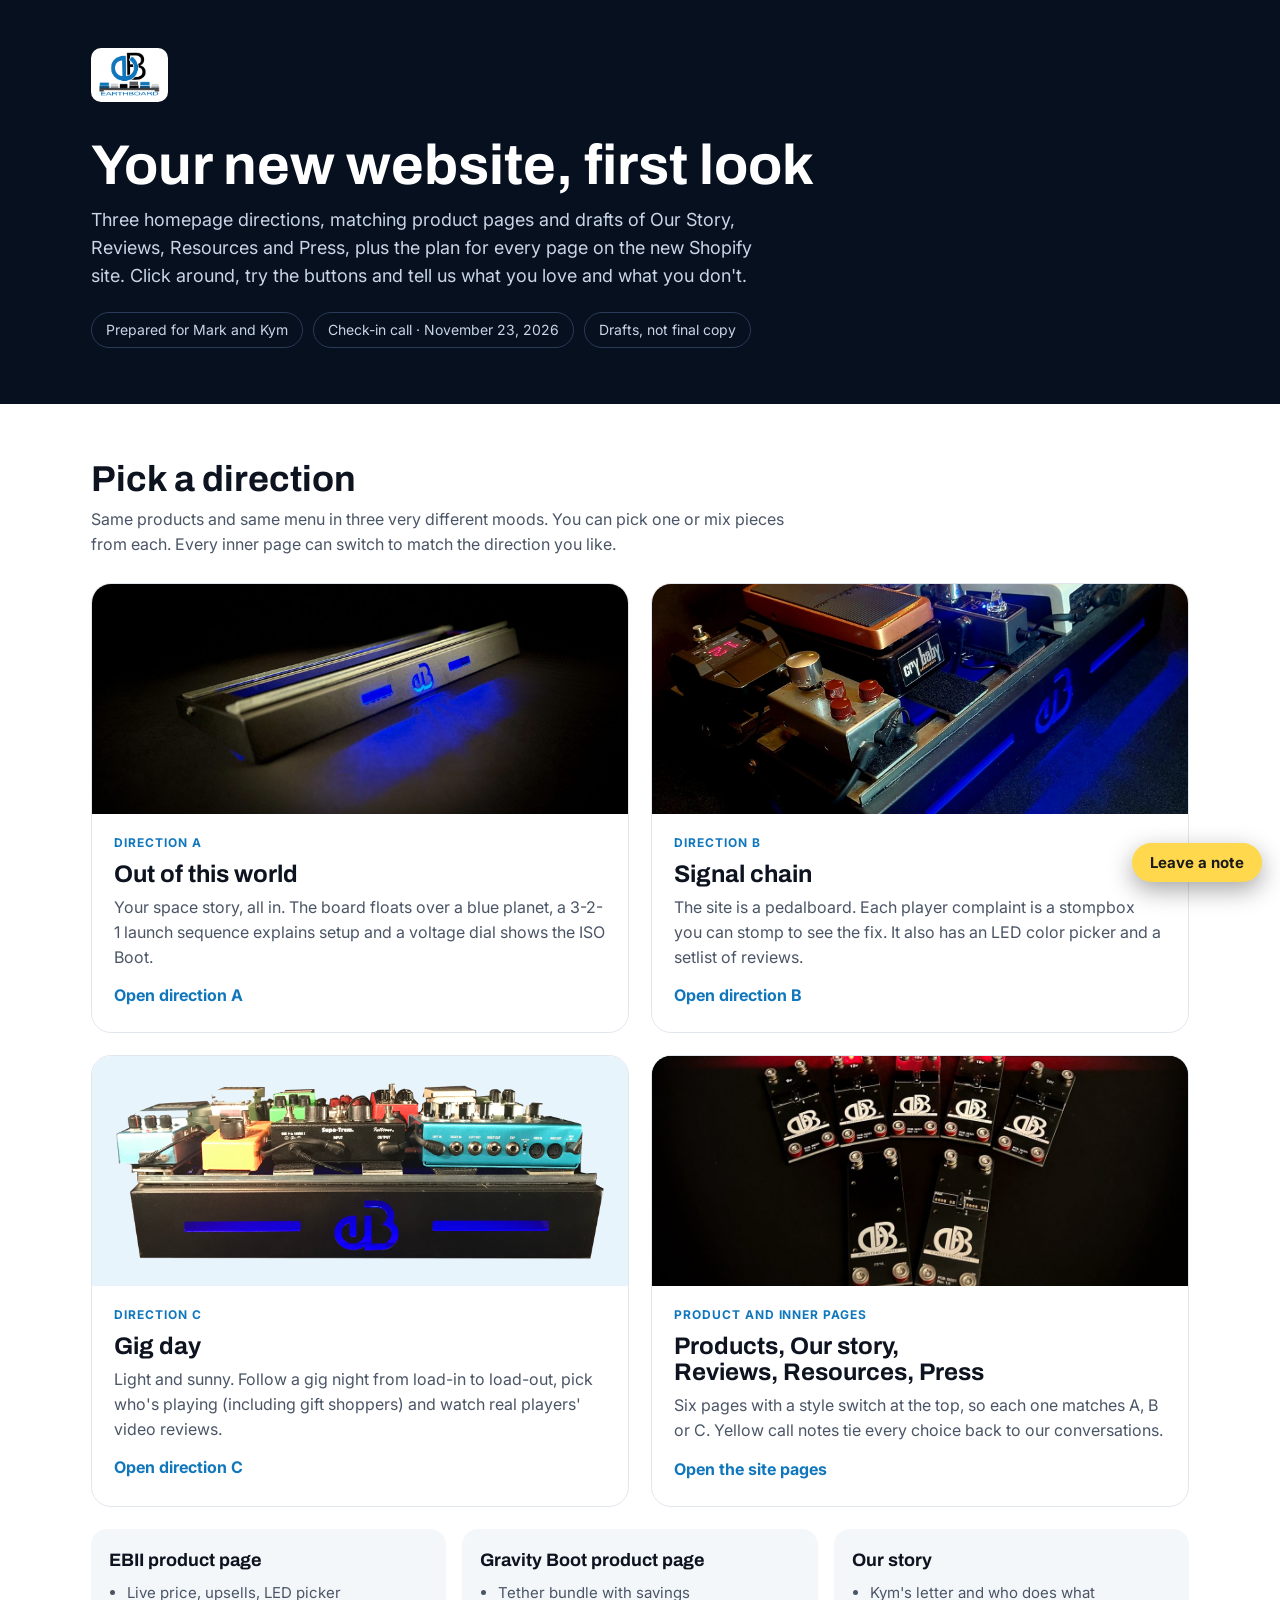
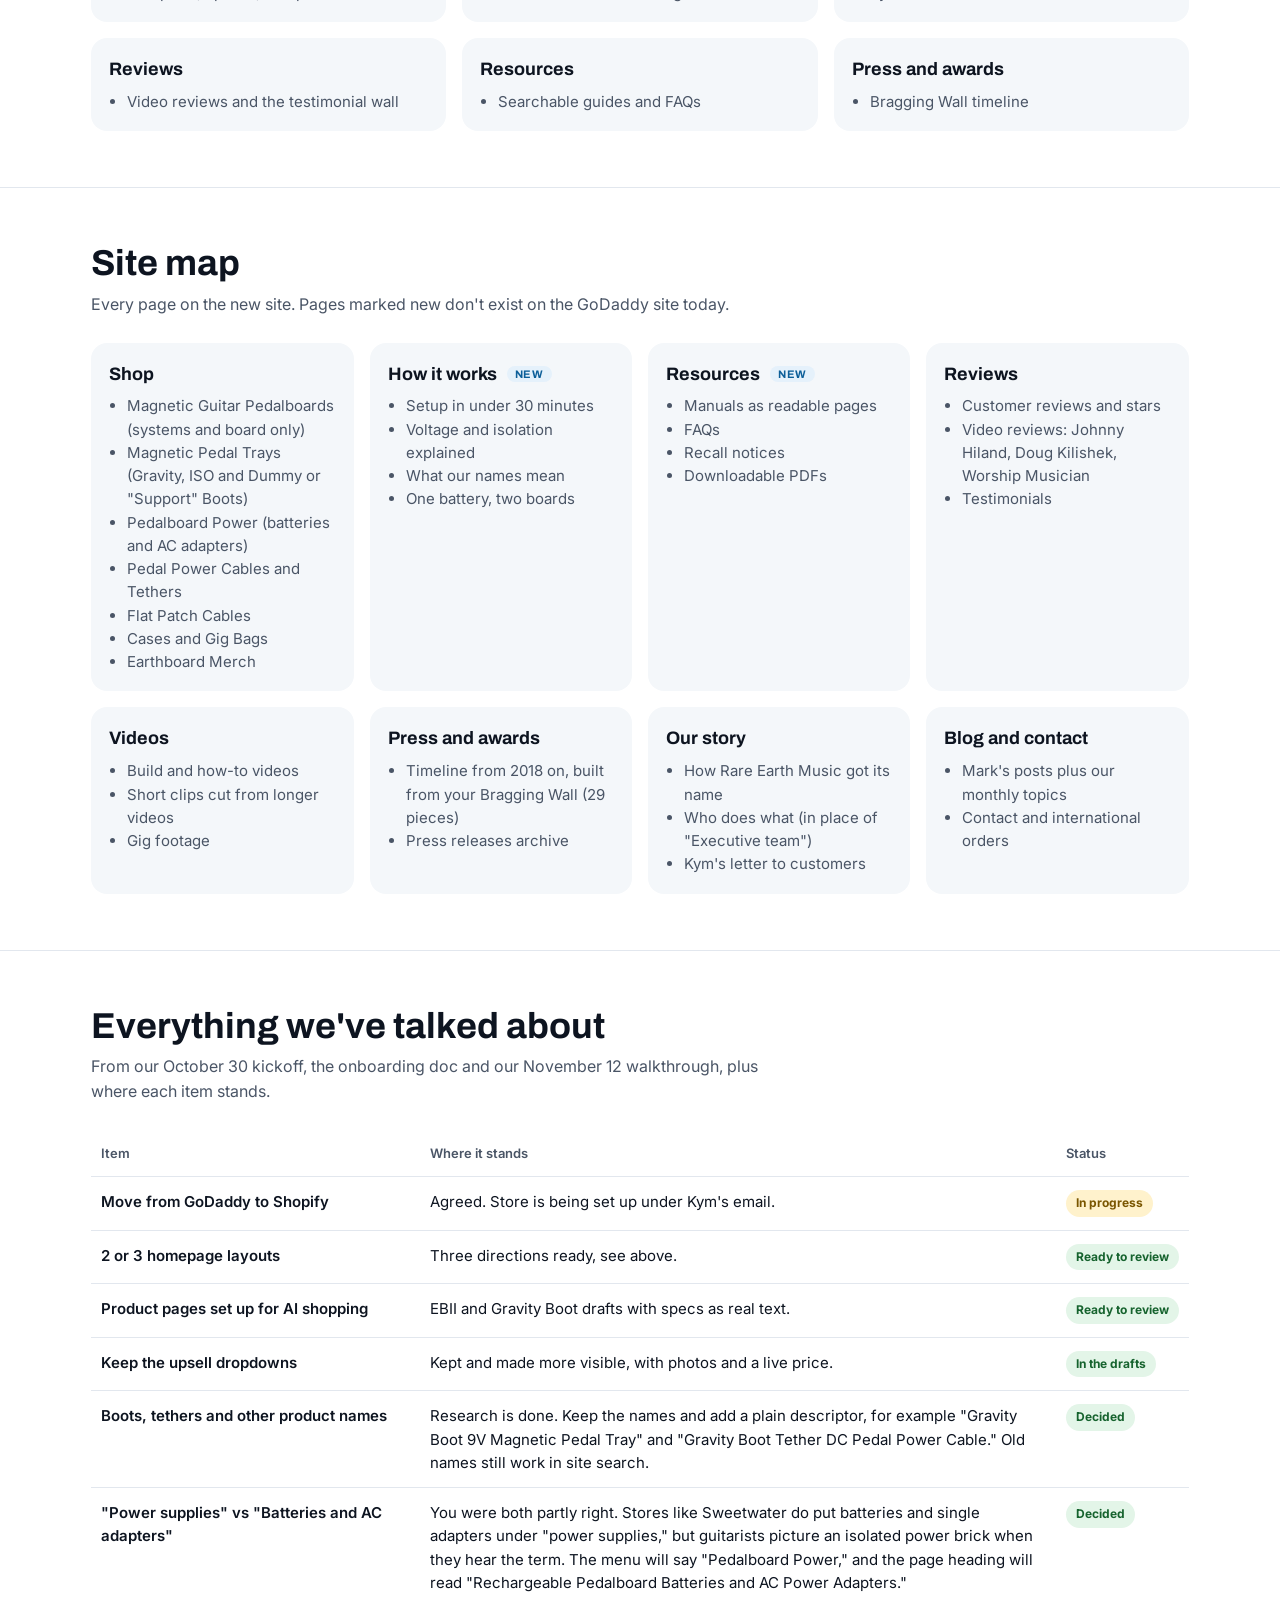
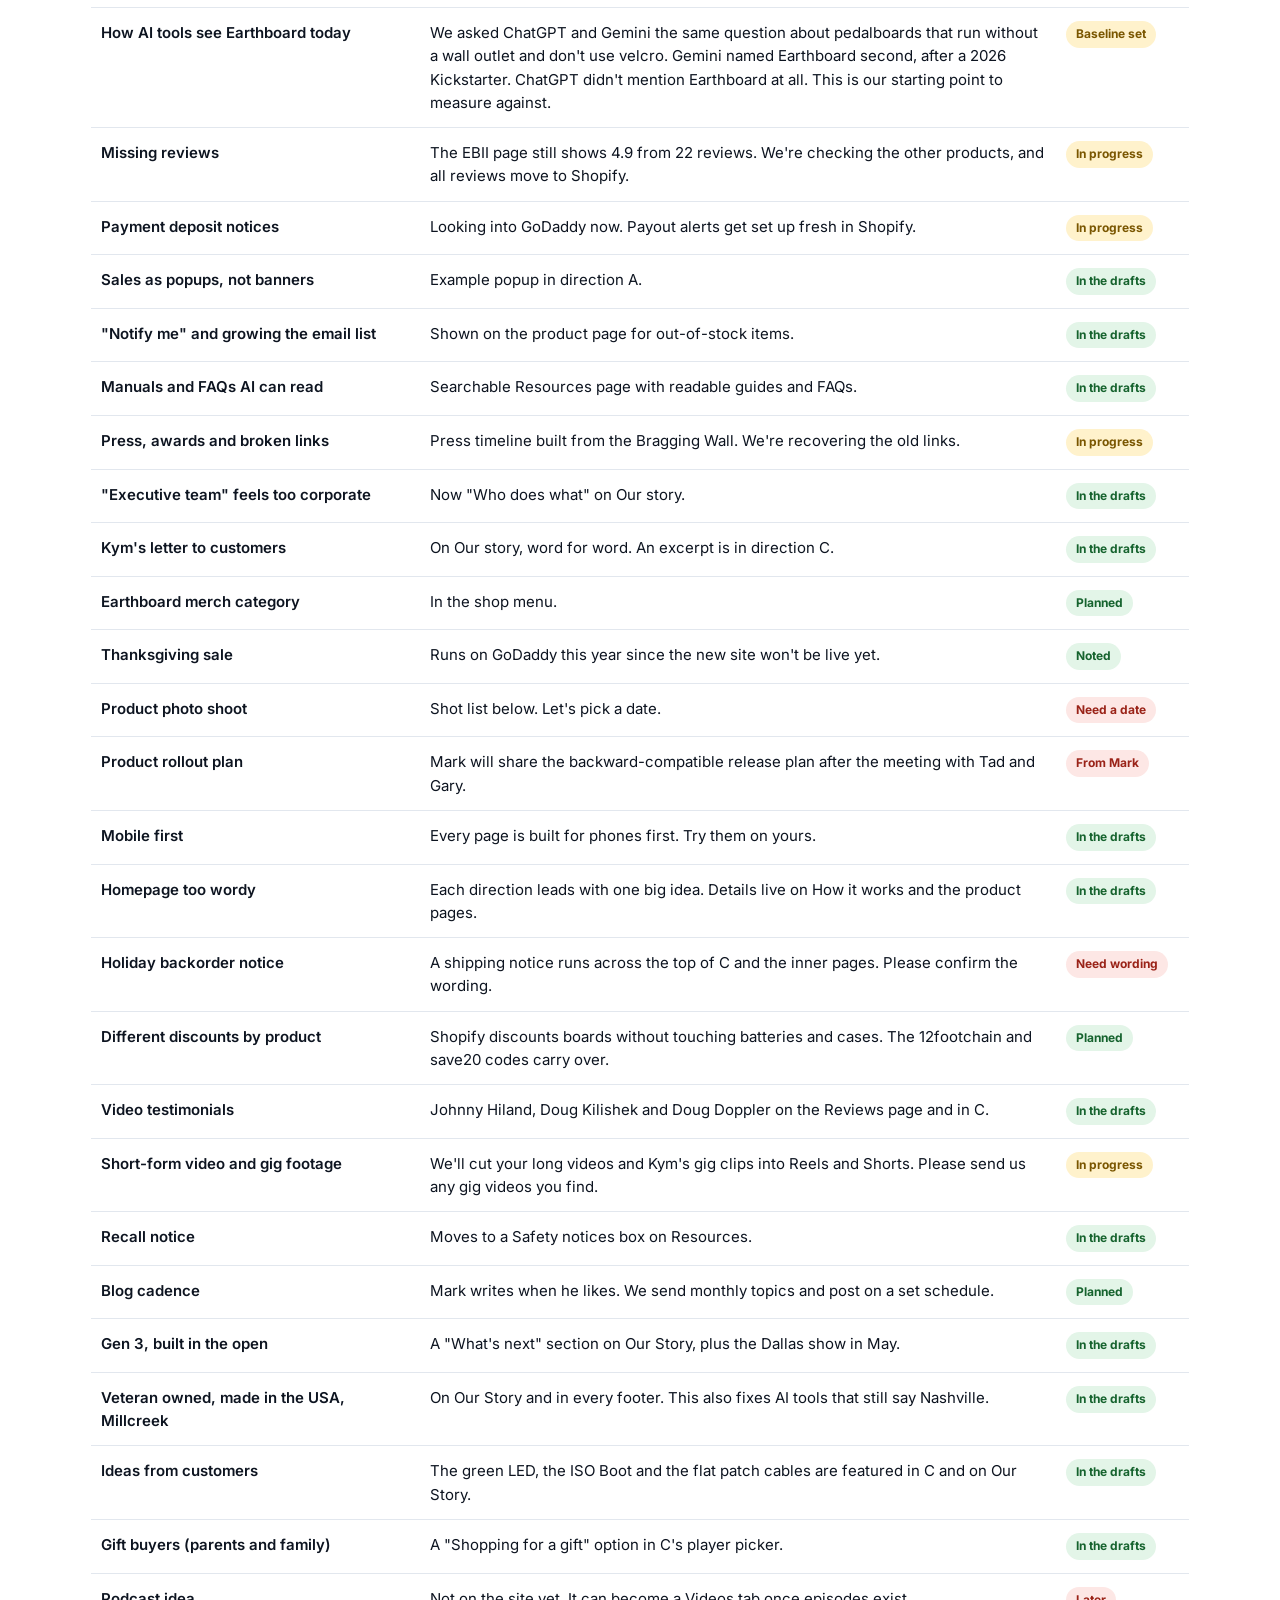
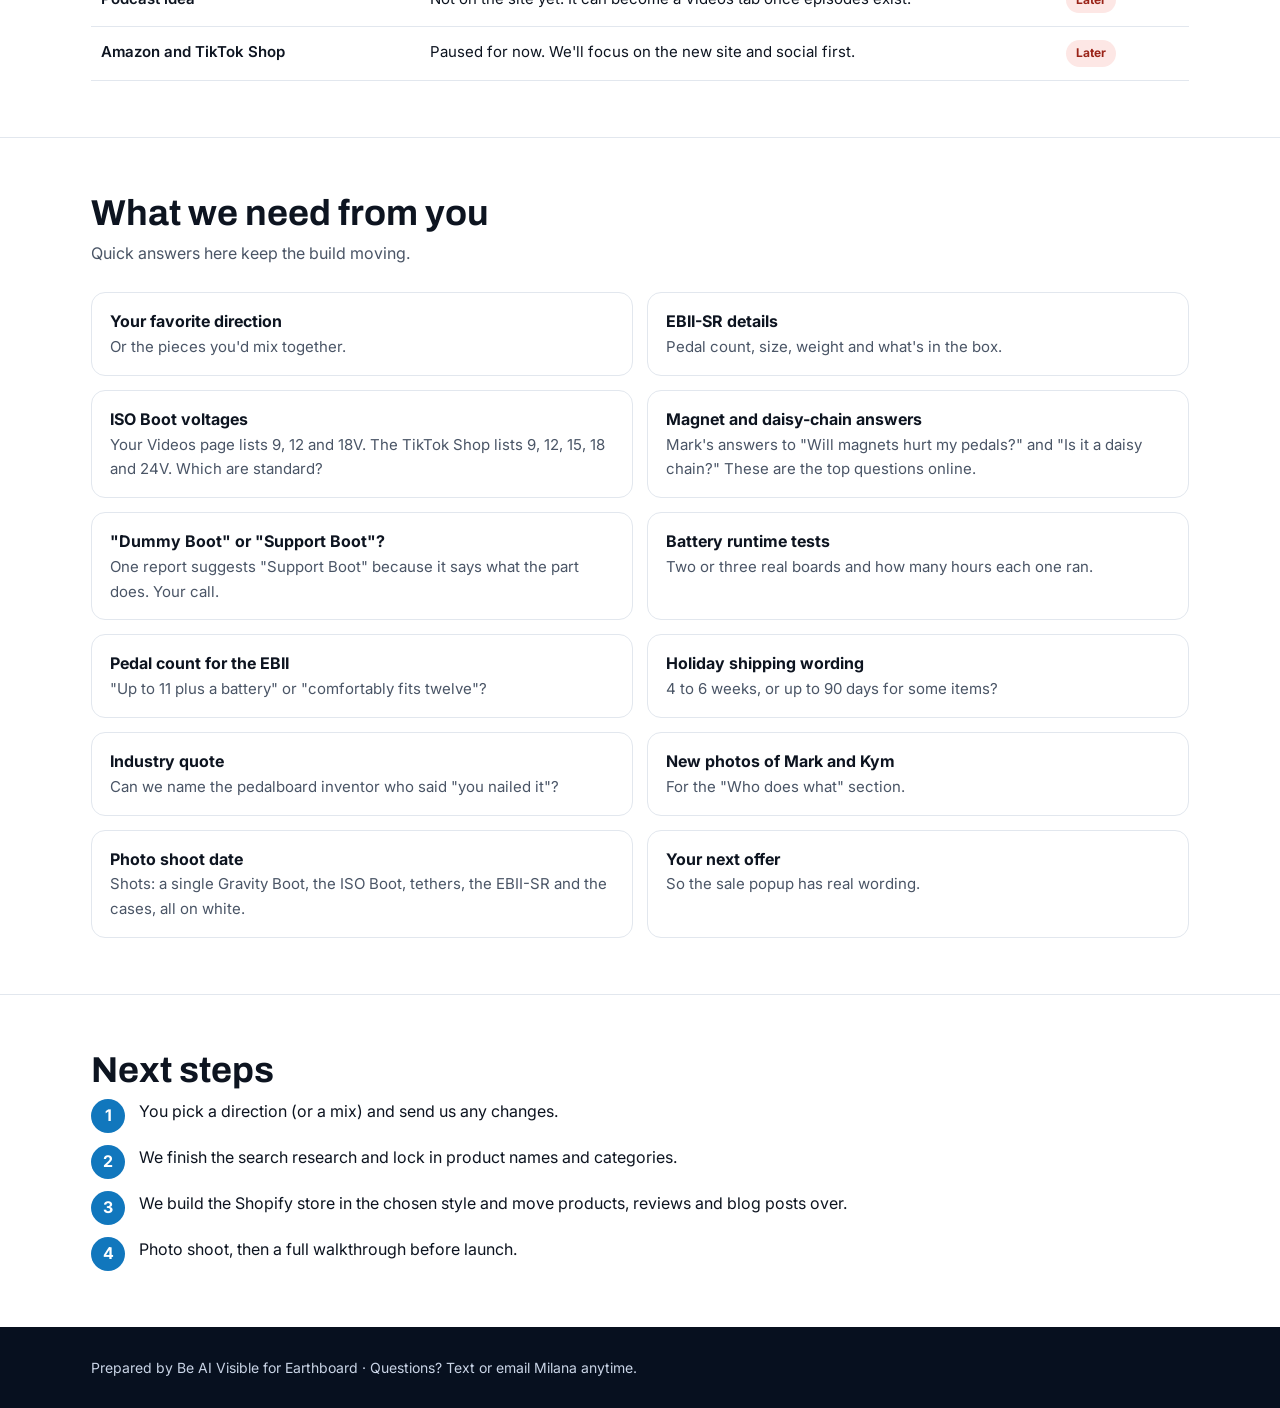
<file: index.html>
<!DOCTYPE html>
<html lang="en">
<head>
<meta charset="utf-8">
<meta name="viewport" content="width=device-width, initial-scale=1">
<title>Earthboard Website Drafts</title>
<link rel="preconnect" href="https://fonts.googleapis.com">
<link href="https://fonts.googleapis.com/css2?family=Archivo:wght@600;800&family=Inter:wght@400;500;600;700&display=swap" rel="stylesheet">
<style>
/* VOICE: warm, organised, client-ready
   IDEA: a gig poster for the website project: the lineup is the drafts, the setlist is the call follow-ups
   PICTURE: four big draft cards with real photos, then the site map drawn as a tree
   COLOUR and TYPE: deep navy band, white body, Earthboard blue; Archivo headings, Inter body
   LAYOUT: hero, draft cards, site map, call follow-ups table, what we need, next steps */
:root{color-scheme:light;--ink:#0d1420;--dim:#4a5566;--line:#e2e7ee;--soft:#f4f7fa;--blue:#1177bd;--navy:#07101f}
*{box-sizing:border-box;min-width:0}
body{margin:0;background:#fff;color:var(--ink);font:16px/1.55 Inter,system-ui,sans-serif;overflow-x:clip}
h1,h2,h3{font-family:Archivo,sans-serif;margin:0;line-height:1.1;text-wrap:balance}
.wrap{max-width:1200px;margin:0 auto;padding:0 max(4vw,16px)}
a{color:#0d5f99}
a:focus-visible{outline:3px solid #ffb703;outline-offset:3px}
.hero{background:var(--navy);color:#fff;padding:48px 0 56px}
.hero img{height:54px;background:#fff;border-radius:10px;padding:4px 8px}
.hero h1{font-size:clamp(34px,5vw,56px);margin:26px 0 10px}
.hero p{color:#c9d4e6;font-size:18px;margin:0;max-width:680px}
.meta{display:flex;flex-wrap:wrap;gap:10px;margin-top:22px}
.meta span{border:1px solid #2b3a58;border-radius:999px;padding:6px 14px;font-size:14px;color:#c9d4e6}
.band{padding:56px 0}
.band+.band{border-top:1px solid var(--line)}
.band h2{font-size:clamp(26px,3vw,36px);margin-bottom:8px}
.lead{color:var(--dim);margin:0 0 26px;max-width:700px}
.cards{display:grid;grid-template-columns:repeat(2,minmax(0,1fr));gap:22px}
.card{border:1px solid var(--line);border-radius:20px;overflow:hidden;text-decoration:none;color:var(--ink);display:flex;flex-direction:column;transition:transform .2s}
.card:hover{transform:translateY(-3px);box-shadow:0 14px 30px rgba(13,20,32,.12)}
.card .img{height:230px;background:#05060a;overflow:hidden}
.card .img img{width:100%;height:100%;object-fit:cover;display:block}
.card .t{padding:20px 22px 24px;display:flex;flex-direction:column;gap:8px}
.card .tag{font-size:12px;font-weight:700;letter-spacing:.08em;text-transform:uppercase;color:var(--blue)}
.card h3{font-size:24px}
.card p{margin:0;color:var(--dim)}
.card .go{margin-top:6px;font-weight:700;color:var(--blue)}
.tree{display:grid;grid-template-columns:repeat(4,minmax(0,1fr));gap:16px}
.node{background:var(--soft);border-radius:16px;padding:18px}
.node b{font-family:Archivo,sans-serif;font-size:18px;display:block;margin-bottom:6px}
.node ul{margin:0;padding-left:18px;color:var(--dim);font-size:15px}
.node .new{font-size:11px;font-weight:700;letter-spacing:.06em;text-transform:uppercase;background:#e5f1fb;color:#0d5f99;border-radius:999px;padding:2px 8px;margin-left:6px;vertical-align:2px}
.scroll{overflow-x:auto}
table{width:100%;border-collapse:collapse;font-size:15px}
th,td{text-align:left;padding:13px 10px;border-bottom:1px solid var(--line);vertical-align:top}
th{font-size:13px;color:var(--dim);font-weight:600}
td:first-child{font-weight:600;width:30%}
.st{display:inline-block;font-size:12px;font-weight:700;border-radius:999px;padding:4px 10px;white-space:nowrap}
.done{background:#e3f5e8;color:#16632e}
.prog{background:#fff2cc;color:#7a5600}
.wait{background:#fde7e5;color:#9a2318}
.need{display:grid;grid-template-columns:repeat(2,minmax(0,1fr));gap:14px}
.need div{border:1px solid var(--line);border-radius:14px;padding:16px 18px}
.need b{display:block}
.need span{color:var(--dim);font-size:15px}
.next{display:flex;flex-direction:column;gap:12px;max-width:760px}
.next div{display:flex;gap:14px;align-items:flex-start}
.next i{flex:none;width:34px;height:34px;border-radius:50%;background:var(--blue);color:#fff;font-style:normal;font-weight:700;display:flex;align-items:center;justify-content:center}
footer{background:var(--navy);color:#c9d4e6;padding:30px 0;font-size:14px}
@media(max-width:900px){.tree{grid-template-columns:repeat(2,minmax(0,1fr))}}
@media(max-width:700px){.cards,.need{grid-template-columns:minmax(0,1fr)}.tree{grid-template-columns:minmax(0,1fr)}td:first-child{width:auto}}
@media(max-width:600px){.stack thead{display:none}.stack tr{display:grid;padding:10px 0;border-bottom:1px solid var(--line)}.stack td{border:0;padding:3px 0}}
</style>
</head>
<body>

<section class="hero">
<div class="wrap">
<img src="assets/logo.png" alt="Earthboard">
<h1>Your new website, first look</h1>
<p>Three homepage directions, matching product pages and drafts of Our Story, Reviews, Resources and Press, plus the plan for every page on the new Shopify site. Click around, try the buttons and tell us what you love and what you don't.</p>
<div class="meta"><span>Prepared for Mark and Kym</span><span>Check-in call · November 23, 2026</span><span>Drafts, not final copy</span></div>
</div>
</section>

<section class="band">
<div class="wrap">
<h2>Pick a direction</h2>
<p class="lead">Same products and same menu in three very different moods. You can pick one or mix pieces from each. Every inner page can switch to match the direction you like.</p>
<div class="cards">
<a class="card" href="a/"><div class="img"><img src="assets/sr-glow.jpg" alt=""></div><div class="t"><span class="tag">Direction A</span><h3>Out of this world</h3><p>Your space story, all in. The board floats over a blue planet, a 3-2-1 launch sequence explains setup and a voltage dial shows the ISO Boot.</p><span class="go">Open direction A</span></div></a>
<a class="card" href="b/"><div class="img"><img src="assets/board-side.jpg" alt=""></div><div class="t"><span class="tag">Direction B</span><h3>Signal chain</h3><p>The site is a pedalboard. Each player complaint is a stompbox you can stomp to see the fix. It also has an LED color picker and a setlist of reviews.</p><span class="go">Open direction B</span></div></a>
<a class="card" href="c/"><div class="img" style="background:#e8f4fc"><img src="assets/board-cutout.png" alt="" style="object-fit:contain;padding:24px"></div><div class="t"><span class="tag">Direction C</span><h3>Gig day</h3><p>Light and sunny. Follow a gig night from load-in to load-out, pick who's playing (including gift shoppers) and watch real players' video reviews.</p><span class="go">Open direction C</span></div></a>
<a class="card" href="pages/#ebii"><div class="img"><img src="assets/boots-fan.jpg" alt="" style="object-position:50% 75%"></div><div class="t"><span class="tag">Product and inner pages</span><h3>Products, Our story, Reviews, Resources, Press</h3><p>Six pages with a style switch at the top, so each one matches A, B or C. Yellow call notes tie every choice back to our conversations.</p><span class="go">Open the site pages</span></div></a>
</div>
<div class="tree" style="margin-top:22px;grid-template-columns:repeat(3,minmax(0,1fr))">
<a class="node" href="pages/#ebii" style="text-decoration:none;color:inherit"><b>EBII product page</b><ul><li>Live price, upsells, LED picker</li></ul></a>
<a class="node" href="pages/#gravity-boot" style="text-decoration:none;color:inherit"><b>Gravity Boot product page</b><ul><li>Tether bundle with savings</li></ul></a>
<a class="node" href="pages/#story" style="text-decoration:none;color:inherit"><b>Our story</b><ul><li>Kym's letter and who does what</li></ul></a>
<a class="node" href="pages/#reviews" style="text-decoration:none;color:inherit"><b>Reviews</b><ul><li>Video reviews and the testimonial wall</li></ul></a>
<a class="node" href="pages/#resources" style="text-decoration:none;color:inherit"><b>Resources</b><ul><li>Searchable guides and FAQs</li></ul></a>
<a class="node" href="pages/#press" style="text-decoration:none;color:inherit"><b>Press and awards</b><ul><li>Bragging Wall timeline</li></ul></a>
</div>
</div>
</section>

<section class="band">
<div class="wrap">
<h2>Site map</h2>
<p class="lead">Every page on the new site. Pages marked new don't exist on the GoDaddy site today.</p>
<div class="tree">
<div class="node"><b>Shop</b><ul><li>Magnetic Guitar Pedalboards (systems and board only)</li><li>Magnetic Pedal Trays (Gravity, ISO and Dummy or "Support" Boots)</li><li>Pedalboard Power (batteries and AC adapters)</li><li>Pedal Power Cables and Tethers</li><li>Flat Patch Cables</li><li>Cases and Gig Bags</li><li>Earthboard Merch</li></ul></div>
<div class="node"><b>How it works <span class="new">new</span></b><ul><li>Setup in under 30 minutes</li><li>Voltage and isolation explained</li><li>What our names mean</li><li>One battery, two boards</li></ul></div>
<div class="node"><b>Resources <span class="new">new</span></b><ul><li>Manuals as readable pages</li><li>FAQs</li><li>Recall notices</li><li>Downloadable PDFs</li></ul></div>
<div class="node"><b>Reviews</b><ul><li>Customer reviews and stars</li><li>Video reviews: Johnny Hiland, Doug Kilishek, Worship Musician</li><li>Testimonials</li></ul></div>
<div class="node"><b>Videos</b><ul><li>Build and how-to videos</li><li>Short clips cut from longer videos</li><li>Gig footage</li></ul></div>
<div class="node"><b>Press and awards</b><ul><li>Timeline from 2018 on, built from your Bragging Wall (29 pieces)</li><li>Press releases archive</li></ul></div>
<div class="node"><b>Our story</b><ul><li>How Rare Earth Music got its name</li><li>Who does what (in place of "Executive team")</li><li>Kym's letter to customers</li></ul></div>
<div class="node"><b>Blog and contact</b><ul><li>Mark's posts plus our monthly topics</li><li>Contact and international orders</li></ul></div>
</div>
</div>
</section>

<section class="band">
<div class="wrap">
<h2>Everything we've talked about</h2>
<p class="lead">From our October 30 kickoff, the onboarding doc and our November 12 walkthrough, plus where each item stands.</p>
<div class="scroll"><table class="stack">
<thead><tr><th>Item</th><th>Where it stands</th><th>Status</th></tr></thead>
<tbody>
<tr><td>Move from GoDaddy to Shopify</td><td>Agreed. Store is being set up under Kym's email.</td><td><span class="st prog">In progress</span></td></tr>
<tr><td>2 or 3 homepage layouts</td><td>Three directions ready, see above.</td><td><span class="st done">Ready to review</span></td></tr>
<tr><td>Product pages set up for AI shopping</td><td>EBII and Gravity Boot drafts with specs as real text.</td><td><span class="st done">Ready to review</span></td></tr>
<tr><td>Keep the upsell dropdowns</td><td>Kept and made more visible, with photos and a live price.</td><td><span class="st done">In the drafts</span></td></tr>
<tr><td>Boots, tethers and other product names</td><td>Research is done. Keep the names and add a plain descriptor, for example "Gravity Boot 9V Magnetic Pedal Tray" and "Gravity Boot Tether DC Pedal Power Cable." Old names still work in site search.</td><td><span class="st done">Decided</span></td></tr>
<tr><td>"Power supplies" vs "Batteries and AC adapters"</td><td>You were both partly right. Stores like Sweetwater do put batteries and single adapters under "power supplies," but guitarists picture an isolated power brick when they hear the term. The menu will say "Pedalboard Power," and the page heading will read "Rechargeable Pedalboard Batteries and AC Power Adapters."</td><td><span class="st done">Decided</span></td></tr>
<tr><td>How AI tools see Earthboard today</td><td>We asked ChatGPT and Gemini the same question about pedalboards that run without a wall outlet and don't use velcro. Gemini named Earthboard second, after a 2026 Kickstarter. ChatGPT didn't mention Earthboard at all. This is our starting point to measure against.</td><td><span class="st prog">Baseline set</span></td></tr>
<tr><td>Missing reviews</td><td>The EBII page still shows 4.9 from 22 reviews. We're checking the other products, and all reviews move to Shopify.</td><td><span class="st prog">In progress</span></td></tr>
<tr><td>Payment deposit notices</td><td>Looking into GoDaddy now. Payout alerts get set up fresh in Shopify.</td><td><span class="st prog">In progress</span></td></tr>
<tr><td>Sales as popups, not banners</td><td>Example popup in direction A.</td><td><span class="st done">In the drafts</span></td></tr>
<tr><td>"Notify me" and growing the email list</td><td>Shown on the product page for out-of-stock items.</td><td><span class="st done">In the drafts</span></td></tr>
<tr><td>Manuals and FAQs AI can read</td><td>Searchable Resources page with readable guides and FAQs.</td><td><span class="st done">In the drafts</span></td></tr>
<tr><td>Press, awards and broken links</td><td>Press timeline built from the Bragging Wall. We're recovering the old links.</td><td><span class="st prog">In progress</span></td></tr>
<tr><td>"Executive team" feels too corporate</td><td>Now "Who does what" on Our story.</td><td><span class="st done">In the drafts</span></td></tr>
<tr><td>Kym's letter to customers</td><td>On Our story, word for word. An excerpt is in direction C.</td><td><span class="st done">In the drafts</span></td></tr>
<tr><td>Earthboard merch category</td><td>In the shop menu.</td><td><span class="st done">Planned</span></td></tr>
<tr><td>Thanksgiving sale</td><td>Runs on GoDaddy this year since the new site won't be live yet.</td><td><span class="st done">Noted</span></td></tr>
<tr><td>Product photo shoot</td><td>Shot list below. Let's pick a date.</td><td><span class="st wait">Need a date</span></td></tr>
<tr><td>Product rollout plan</td><td>Mark will share the backward-compatible release plan after the meeting with Tad and Gary.</td><td><span class="st wait">From Mark</span></td></tr>
<tr><td>Mobile first</td><td>Every page is built for phones first. Try them on yours.</td><td><span class="st done">In the drafts</span></td></tr>
<tr><td>Homepage too wordy</td><td>Each direction leads with one big idea. Details live on How it works and the product pages.</td><td><span class="st done">In the drafts</span></td></tr>
<tr><td>Holiday backorder notice</td><td>A shipping notice runs across the top of C and the inner pages. Please confirm the wording.</td><td><span class="st wait">Need wording</span></td></tr>
<tr><td>Different discounts by product</td><td>Shopify discounts boards without touching batteries and cases. The 12footchain and save20 codes carry over.</td><td><span class="st done">Planned</span></td></tr>
<tr><td>Video testimonials</td><td>Johnny Hiland, Doug Kilishek and Doug Doppler on the Reviews page and in C.</td><td><span class="st done">In the drafts</span></td></tr>
<tr><td>Short-form video and gig footage</td><td>We'll cut your long videos and Kym's gig clips into Reels and Shorts. Please send us any gig videos you find.</td><td><span class="st prog">In progress</span></td></tr>
<tr><td>Recall notice</td><td>Moves to a Safety notices box on Resources.</td><td><span class="st done">In the drafts</span></td></tr>
<tr><td>Blog cadence</td><td>Mark writes when he likes. We send monthly topics and post on a set schedule.</td><td><span class="st done">Planned</span></td></tr>
<tr><td>Gen 3, built in the open</td><td>A "What's next" section on Our Story, plus the Dallas show in May.</td><td><span class="st done">In the drafts</span></td></tr>
<tr><td>Veteran owned, made in the USA, Millcreek</td><td>On Our Story and in every footer. This also fixes AI tools that still say Nashville.</td><td><span class="st done">In the drafts</span></td></tr>
<tr><td>Ideas from customers</td><td>The green LED, the ISO Boot and the flat patch cables are featured in C and on Our Story.</td><td><span class="st done">In the drafts</span></td></tr>
<tr><td>Gift buyers (parents and family)</td><td>A "Shopping for a gift" option in C's player picker.</td><td><span class="st done">In the drafts</span></td></tr>
<tr><td>Podcast idea</td><td>Not on the site yet. It can become a Videos tab once episodes exist.</td><td><span class="st wait">Later</span></td></tr>
<tr><td>Amazon and TikTok Shop</td><td>Paused for now. We'll focus on the new site and social first.</td><td><span class="st wait">Later</span></td></tr>
</tbody></table></div>
</div>
</section>

<section class="band">
<div class="wrap">
<h2>What we need from you</h2>
<p class="lead">Quick answers here keep the build moving.</p>
<div class="need">
<div><b>Your favorite direction</b><span>Or the pieces you'd mix together.</span></div>
<div><b>EBII-SR details</b><span>Pedal count, size, weight and what's in the box.</span></div>
<div><b>ISO Boot voltages</b><span>Your Videos page lists 9, 12 and 18V. The TikTok Shop lists 9, 12, 15, 18 and 24V. Which are standard?</span></div>
<div><b>Magnet and daisy-chain answers</b><span>Mark's answers to "Will magnets hurt my pedals?" and "Is it a daisy chain?" These are the top questions online.</span></div>
<div><b>"Dummy Boot" or "Support Boot"?</b><span>One report suggests "Support Boot" because it says what the part does. Your call.</span></div>
<div><b>Battery runtime tests</b><span>Two or three real boards and how many hours each one ran.</span></div>
<div><b>Pedal count for the EBII</b><span>"Up to 11 plus a battery" or "comfortably fits twelve"?</span></div>
<div><b>Holiday shipping wording</b><span>4 to 6 weeks, or up to 90 days for some items?</span></div>
<div><b>Industry quote</b><span>Can we name the pedalboard inventor who said "you nailed it"?</span></div>
<div><b>New photos of Mark and Kym</b><span>For the "Who does what" section.</span></div>
<div><b>Photo shoot date</b><span>Shots: a single Gravity Boot, the ISO Boot, tethers, the EBII-SR and the cases, all on white.</span></div>
<div><b>Your next offer</b><span>So the sale popup has real wording.</span></div>
</div>
</div>
</section>

<section class="band">
<div class="wrap">
<h2>Next steps</h2>
<div class="next">
<div><i>1</i><p style="margin:0">You pick a direction (or a mix) and send us any changes.</p></div>
<div><i>2</i><p style="margin:0">We finish the search research and lock in product names and categories.</p></div>
<div><i>3</i><p style="margin:0">We build the Shopify store in the chosen style and move products, reviews and blog posts over.</p></div>
<div><i>4</i><p style="margin:0">Photo shoot, then a full walkthrough before launch.</p></div>
</div>
</div>
</section>

<footer><div class="wrap">Prepared by Be AI Visible for Earthboard · Questions? Text or email Milana anytime.</div></footer>
<script src="notes.js"></script>
</body>
</html>
</file>
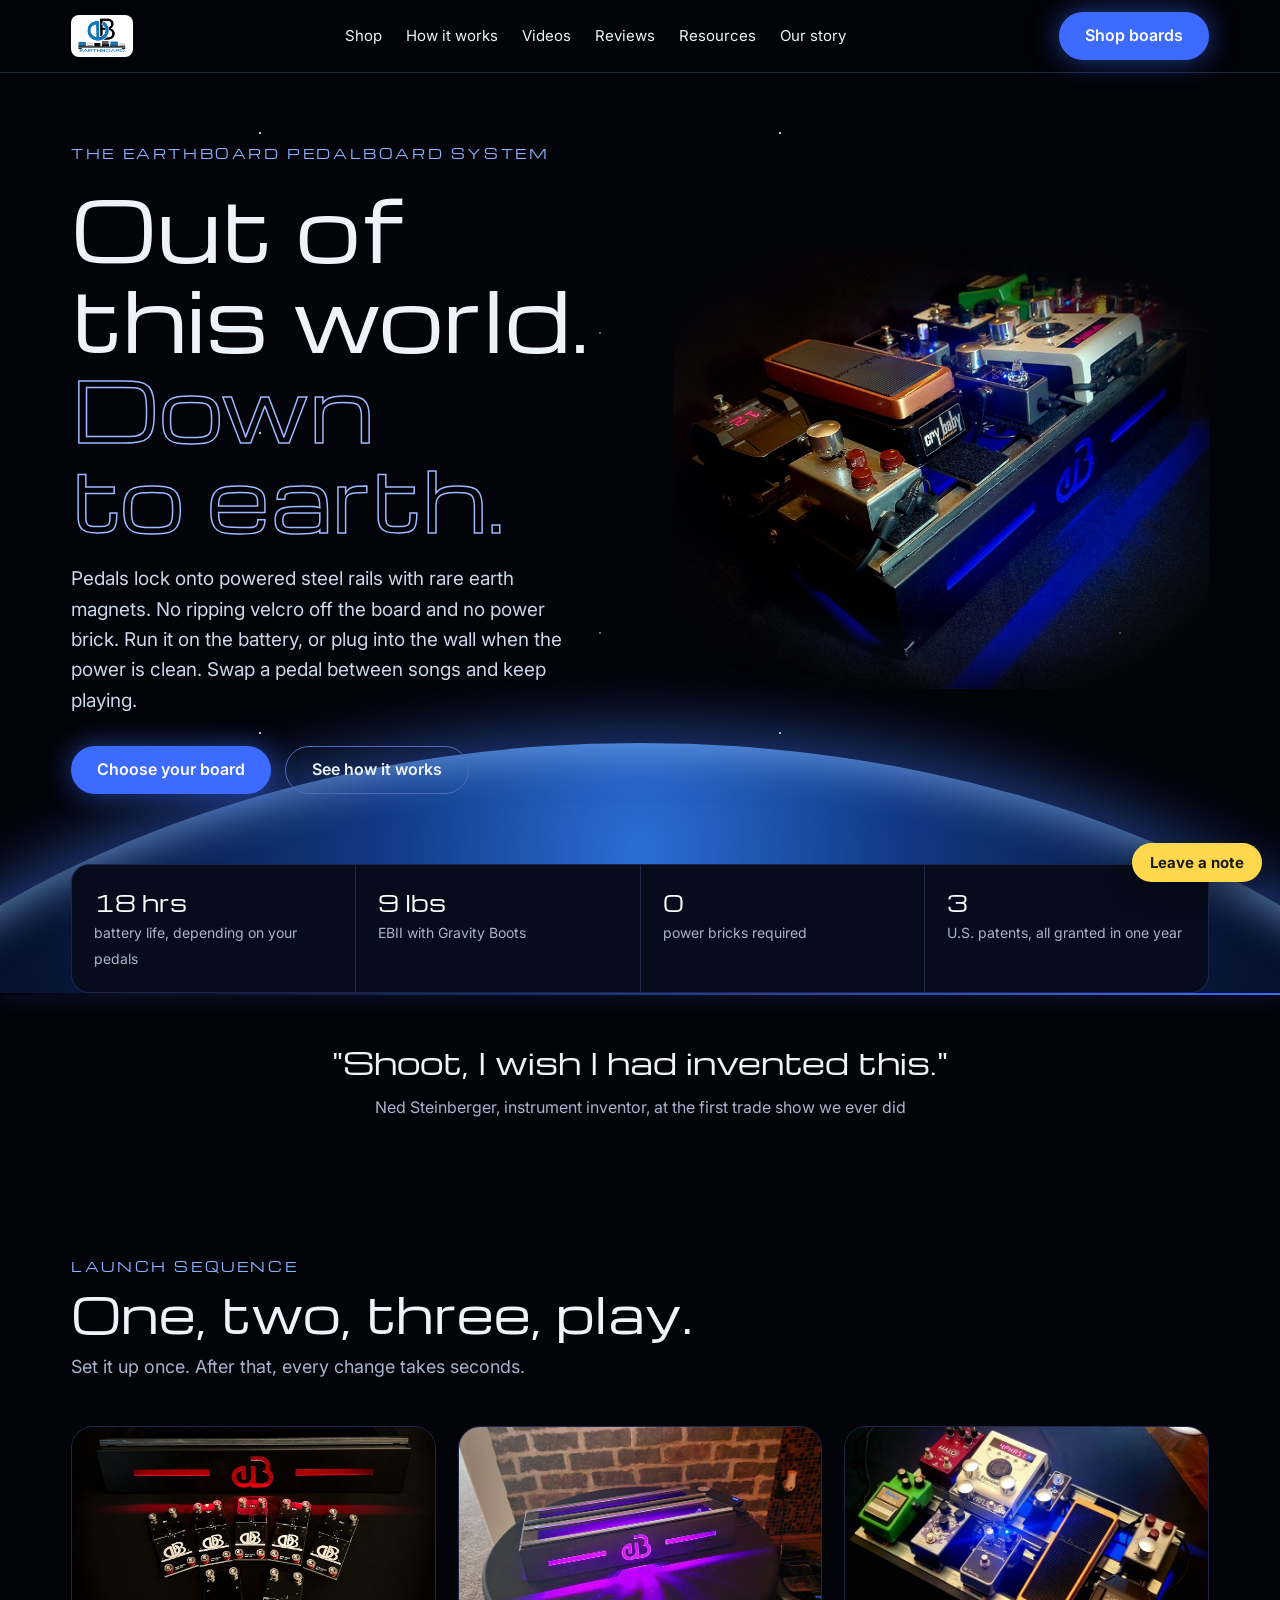
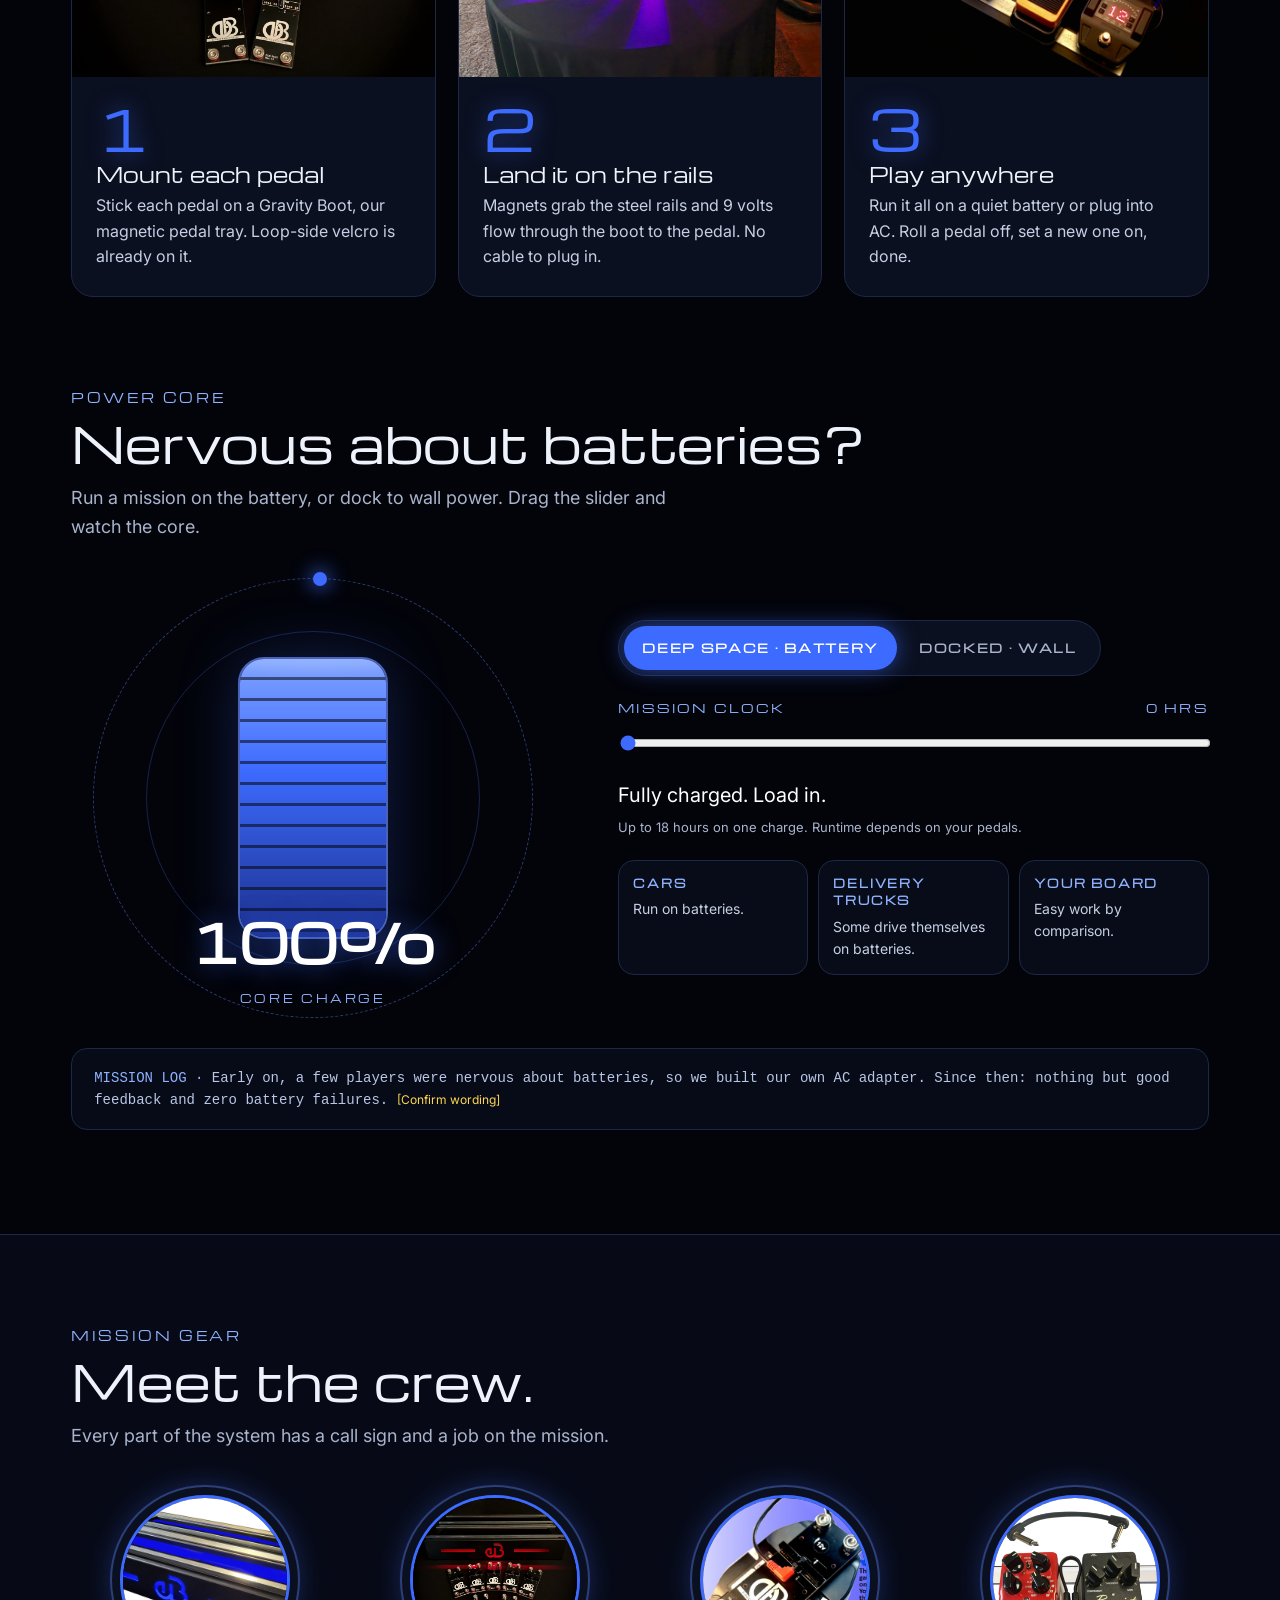
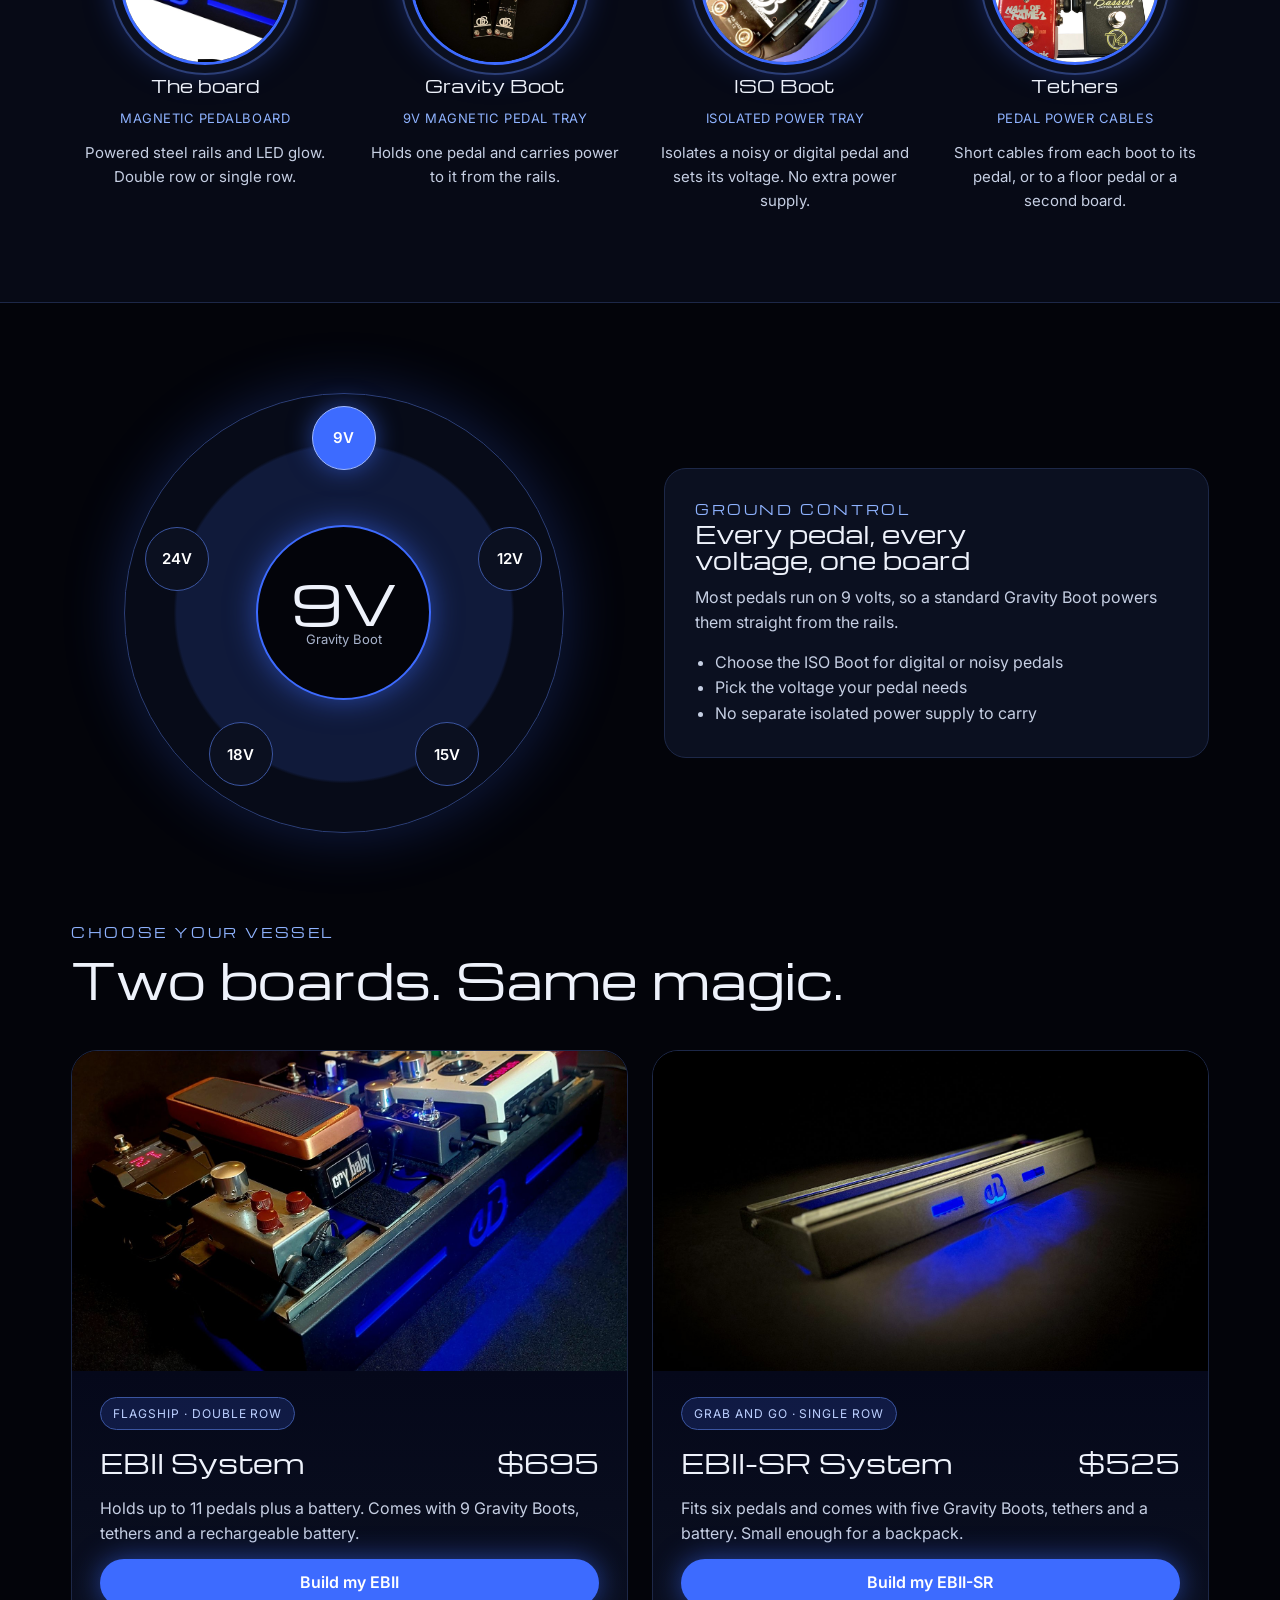
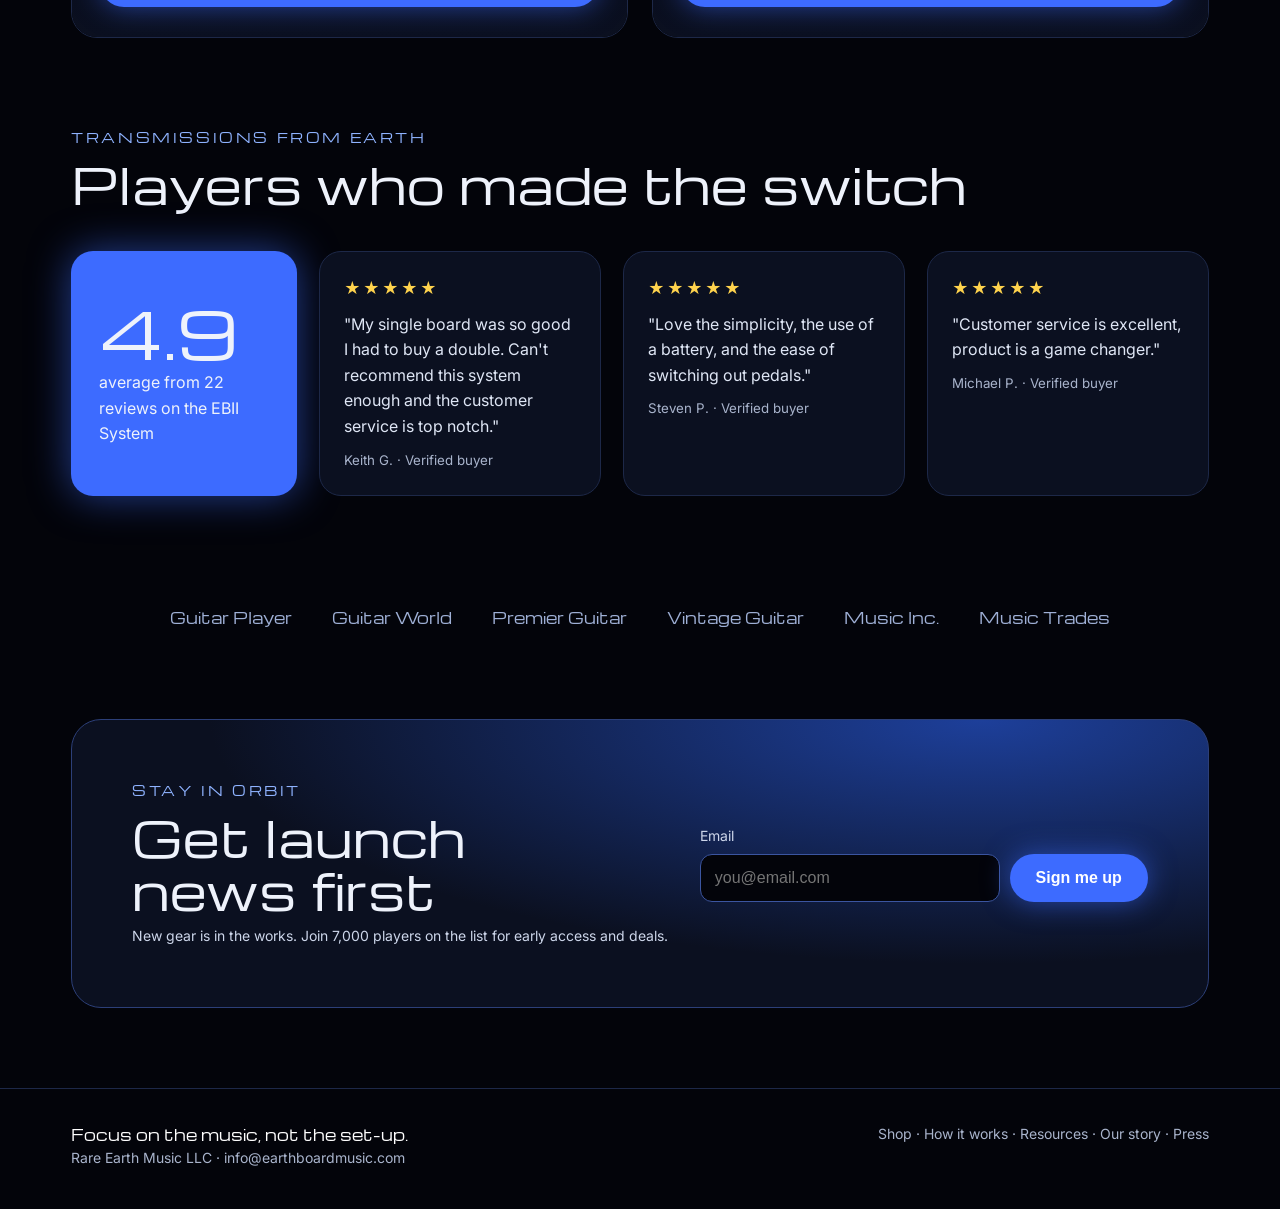
<file: a/index.html>
<!DOCTYPE html>
<html lang="en">
<head>
<meta charset="utf-8">
<meta name="viewport" content="width=device-width, initial-scale=1">
<title>Earthboard · Out of This World</title>
<link rel="preconnect" href="https://fonts.googleapis.com">
<link href="https://fonts.googleapis.com/css2?family=Michroma&family=Inter:wght@400;500;600;700&display=swap" rel="stylesheet">
<style>
/* VOICE: confident, playful, a little cosmic
   IDEA: the pedalboard is a spacecraft and every page section is a stage of a launch
   PICTURE: the glowing single-row board floating over the curve of a blue planet
   COLOUR and TYPE: deep space black, Earthboard blue, LED glow; Michroma display (matches the logo), Inter body
   LAYOUT: full-bleed bands, countdown steps, mission patches, interactive voltage dial */
:root{color-scheme:dark;--sky:#03040a;--ink:#eef2fb;--dim:#a9b4cc;--blue:#1177bd;--led:#3d6bff;--glow:rgba(61,107,255,.55);--panel:#0b1020;--line:#1d2848}
*{box-sizing:border-box;min-width:0}
body{margin:0;background:var(--sky);color:var(--ink);font:16px/1.6 Inter,system-ui,sans-serif;overflow-x:clip}
a{color:#8fb3ff}
h1,h2,h3,.disp{font-family:Michroma,sans-serif;font-weight:400;line-height:1.1;text-wrap:balance;margin:0}
.wrap{max-width:1240px;margin:0 auto;padding:0 max(4vw,18px)}
.stars{position:absolute;inset:0;pointer-events:none;background-image:radial-gradient(1px 1px at 30px 40px,#fff 50%,transparent 51%),radial-gradient(1px 1px at 140px 120px,#bcd0ff 50%,transparent 51%),radial-gradient(1.6px 1.6px at 260px 60px,#fff 50%,transparent 51%),radial-gradient(1px 1px at 380px 200px,#fff 50%,transparent 51%),radial-gradient(1px 1px at 470px 30px,#9fb8ff 50%,transparent 51%),radial-gradient(1.4px 1.4px at 80px 260px,#fff 50%,transparent 51%);background-size:520px 300px;opacity:.8}
.btn{display:inline-flex;align-items:center;justify-content:center;gap:10px;min-height:48px;padding:0 26px;border-radius:999px;font-weight:600;text-decoration:none;border:0;cursor:pointer;font-size:16px}
.btn.go{background:var(--led);color:#fff;box-shadow:0 0 28px var(--glow)}
.btn.go:hover{background:#5a82ff}
.btn.ghost{border:1.5px solid #4d6bb8;color:var(--ink);background:transparent}
.btn:focus-visible,button:focus-visible,a:focus-visible{outline:3px solid #ffd34d;outline-offset:3px}

/* top bar */
.bar{position:sticky;top:0;z-index:20;background:rgba(3,4,10,.82);backdrop-filter:blur(10px);border-bottom:1px solid var(--line)}
.bar .wrap{display:flex;align-items:center;justify-content:space-between;gap:18px;min-height:72px;flex-wrap:wrap}
.logo{display:flex;align-items:center;gap:10px;text-decoration:none;color:var(--ink)}
.logo img{height:42px;width:auto;background:#fff;border-radius:8px;padding:3px 7px}
.nav{display:flex;gap:24px;flex-wrap:wrap;font-size:15px}
.nav a{color:var(--ink);text-decoration:none}
.nav a:hover{color:#8fb3ff}
.cart{display:flex;gap:10px;align-items:center}

/* hero */
.hero{position:relative;overflow:hidden;min-height:760px;display:flex;align-items:flex-start}
.planet{position:absolute;left:50%;bottom:-1150px;width:2000px;height:1400px;transform:translateX(-50%);border-radius:50%;background:radial-gradient(ellipse at 50% 8%,#2a6fd6 0%,#123a86 18%,#071433 42%,#03040a 70%);box-shadow:0 -6px 60px 10px rgba(61,120,255,.45),inset 0 10px 40px rgba(140,190,255,.6)}
.hero .wrap{position:relative;z-index:2;padding-top:70px;width:100%}
.hero-grid{display:grid;grid-template-columns:minmax(0,1.05fr) minmax(0,1fr);gap:40px;align-items:center}
.kicker{font-family:Michroma,sans-serif;font-size:13px;letter-spacing:.2em;color:#8fb3ff}
.hero h1{font-size:clamp(40px,6.4vw,84px);margin:18px 0 22px}
.hero h1 span{display:block;color:transparent;-webkit-text-stroke:1.5px #9fbaff}
.lede{font-size:19px;color:#cdd6ea;max-width:520px;margin:0 0 30px}
.ctas{display:flex;flex-wrap:wrap;gap:14px}
.craft{position:relative}
.craft{transform:scale(1.12);transform-origin:left center}
.craft img{width:100%;display:block;animation:float 7s ease-in-out infinite;-webkit-mask-image:radial-gradient(ellipse 62% 58% at 50% 50%,#000 60%,transparent 100%);mask-image:radial-gradient(ellipse 62% 58% at 50% 50%,#000 60%,transparent 100%)}
.craft::after{content:"";position:absolute;left:15%;right:15%;bottom:4%;height:22%;background:radial-gradient(closest-side,rgba(61,107,255,.45),transparent);filter:blur(12px);z-index:-1}
@keyframes float{0%,100%{transform:translateY(0)}50%{transform:translateY(-14px)}}
.hud{position:absolute;font-size:12px;letter-spacing:.06em;color:#bcd0ff;background:rgba(9,16,38,.8);border:1px solid #2c3f78;border-radius:10px;padding:8px 12px;white-space:nowrap}
.hud b{display:block;color:#fff;font-size:14px;letter-spacing:0}
.h1p{top:6%;left:-4%}.h2p{bottom:16%;left:4%}.h3p{top:18%;right:-2%}
.telemetry{position:relative;z-index:2;margin-top:70px;display:grid;grid-template-columns:repeat(4,minmax(0,1fr));gap:1px;background:var(--line);border:1px solid var(--line);border-radius:18px;overflow:hidden}
.telemetry div{background:rgba(6,10,24,.92);padding:20px 22px}
.telemetry b{font-family:Michroma,sans-serif;font-size:22px;font-weight:400;display:block;color:#fff}
.telemetry span{color:var(--dim);font-size:14px}

/* countdown */
.band{padding:clamp(56px,7vw,110px) 0;position:relative}
.sec-title{font-size:clamp(30px,4vw,48px);margin:10px 0 14px}
.sec-sub{color:var(--dim);font-size:18px;max-width:640px;margin:0}
.count{display:grid;grid-template-columns:repeat(3,minmax(0,1fr));gap:22px;margin-top:44px}
.step{background:var(--panel);border:1px solid var(--line);border-radius:22px;overflow:hidden;display:flex;flex-direction:column}
.step img{width:100%;height:250px;object-fit:cover;display:block}
.step .t{padding:22px 24px 26px;display:flex;flex-direction:column;gap:8px}
.tminus{font-family:Michroma,sans-serif;font-size:56px;line-height:1;color:var(--led);text-shadow:0 0 22px var(--glow)}
.step h3{font-size:20px}
.step p{margin:0;color:#c6cfe3}

/* patches */
.patches{display:grid;grid-template-columns:repeat(4,minmax(0,1fr));gap:22px;margin-top:44px}
.patch{text-align:center;display:flex;flex-direction:column;align-items:center;gap:12px}
.ring{width:170px;height:170px;border-radius:50%;border:3px solid var(--led);box-shadow:0 0 0 8px #0b1020,0 0 0 10px #2c3f78,0 0 34px var(--glow);overflow:hidden;background:#000}
.ring img{width:100%;height:100%;object-fit:cover}
.patch h3{font-size:17px}
.patch .plain{font-size:13px;letter-spacing:.04em;color:#8fb3ff}
.patch p{margin:0;color:#c6cfe3;font-size:15px;max-width:250px}

/* voltage dial */
.dial-wrap{display:grid;grid-template-columns:minmax(0,1fr) minmax(0,1fr);gap:48px;align-items:center}
.dial{position:relative;aspect-ratio:1;max-width:440px;width:100%;margin:0 auto;border-radius:50%;background:radial-gradient(circle,#101a3a 0 54%,#070b18 55% 100%);border:1px solid #2c3f78;box-shadow:0 0 60px rgba(61,107,255,.25)}
.dial .center{position:absolute;inset:30%;border-radius:50%;background:#03040a;border:2px solid var(--led);box-shadow:0 0 30px var(--glow);display:flex;flex-direction:column;align-items:center;justify-content:center;text-align:center}
.dial .center b{font-family:Michroma,sans-serif;font-size:clamp(34px,5vw,54px);font-weight:400;line-height:1}
.dial .center span{font-size:13px;color:var(--dim)}
.vbtn{position:absolute;width:64px;height:64px;margin:-32px 0 0 -32px;border-radius:50%;border:1.5px solid #3b55a0;background:#0b1020;color:#fff;font:600 15px Inter,sans-serif;cursor:pointer}
.vbtn[aria-pressed=true]{background:var(--led);border-color:#9fb8ff;box-shadow:0 0 24px var(--glow)}
.vinfo{background:var(--panel);border:1px solid var(--line);border-radius:22px;padding:30px}
.vinfo h3{font-size:24px;margin-bottom:12px}
.vinfo p{color:#c6cfe3;margin:0 0 14px}
.vinfo ul{margin:0;padding-left:20px;color:#c6cfe3}

/* vessels */
.vessels{display:grid;grid-template-columns:repeat(2,minmax(0,1fr));gap:24px;margin-top:44px}
.vessel{position:relative;border-radius:26px;overflow:hidden;background:#000;border:1px solid var(--line);display:flex;flex-direction:column}
.vessel img{width:100%;height:320px;object-fit:cover;display:block}
.vessel .t{padding:26px 28px 30px;display:flex;flex-direction:column;gap:12px;background:linear-gradient(180deg,#05081a,#0b1020)}
.vessel .row{display:flex;justify-content:space-between;align-items:baseline;gap:12px}
.vessel h3{font-size:26px}
.price{font-family:Michroma,sans-serif;font-size:26px;white-space:nowrap}
.vessel p{margin:0;color:#c6cfe3}
.tag{align-self:flex-start;font-size:12px;letter-spacing:.08em;padding:6px 12px;border-radius:999px;background:rgba(61,107,255,.18);color:#bcd0ff;border:1px solid #3b55a0}

/* reviews */
.reviews{display:grid;grid-template-columns:minmax(0,.8fr) repeat(3,minmax(0,1fr));gap:22px;margin-top:40px;align-items:stretch}
.score{background:var(--led);border-radius:22px;padding:28px;display:flex;flex-direction:column;justify-content:center;gap:6px;box-shadow:0 0 40px var(--glow)}
.score b{font-family:Michroma,sans-serif;font-size:64px;font-weight:400;line-height:1}
.rev{background:var(--panel);border:1px solid var(--line);border-radius:22px;padding:24px;display:flex;flex-direction:column;gap:10px}
.rev .stars5{color:#ffd34d;letter-spacing:2px}
.rev p{margin:0;color:#dfe6f5}
.rev small{color:var(--dim)}

/* press strip */
.press{display:flex;flex-wrap:wrap;gap:14px 40px;justify-content:center;font-family:Michroma,sans-serif;font-size:15px;color:#9fb0d6}

/* signup */
.signal{border-radius:30px;padding:clamp(30px,5vw,60px);background:radial-gradient(ellipse at 80% 0%,#1d3f9a 0%,#0b1020 60%);border:1px solid #2c3f78;display:grid;grid-template-columns:minmax(0,1.2fr) minmax(0,1fr);gap:30px;align-items:center}
.signal form{display:flex;gap:10px;flex-wrap:wrap}
.signal label{display:flex;flex-direction:column;gap:6px;flex:1 1 240px;font-size:14px;color:#cdd6ea}
.signal input{min-height:48px;border-radius:12px;border:1px solid #3b55a0;background:#03040a;color:#fff;padding:0 14px;font-size:16px}
.signal .btn{align-self:flex-end}
.note{font-size:14px;color:#cdd6ea;margin:8px 0 0}

footer{border-top:1px solid var(--line);margin-top:80px}
footer .wrap{display:flex;flex-wrap:wrap;justify-content:space-between;gap:20px;padding-top:34px;padding-bottom:40px;color:var(--dim);font-size:14px}
footer .tl{font-family:Michroma,sans-serif;color:#fff;font-size:15px}

/* promo popup */
.promo{position:fixed;left:20px;bottom:20px;z-index:40;max-width:340px;background:#0b1020;border:1px solid #3b55a0;border-radius:18px;padding:20px 20px 18px;box-shadow:0 20px 50px rgba(0,0,0,.6),0 0 30px var(--glow)}
.promo h4{margin:0 0 6px;font-family:Michroma,sans-serif;font-weight:400;font-size:16px}
.promo p{margin:0 0 12px;color:#cdd6ea;font-size:14px}
.promo .x{position:absolute;top:8px;right:8px;width:44px;height:44px;border:0;background:transparent;color:#cdd6ea;font-size:22px;cursor:pointer}
.promo[hidden]{display:none}

@media(max-width:900px){
.hero-grid,.dial-wrap,.signal{grid-template-columns:minmax(0,1fr)}
.count,.vessels{grid-template-columns:minmax(0,1fr)}
.patches{grid-template-columns:repeat(2,minmax(0,1fr))}
.reviews{grid-template-columns:minmax(0,1fr)}
.telemetry{grid-template-columns:repeat(2,minmax(0,1fr))}
.nav{display:none}
.hud{display:none}
.hero{min-height:0;padding-bottom:40px}
}
@media(max-width:520px){.patches{grid-template-columns:minmax(0,1fr)}.ring{width:150px;height:150px}.promo{left:10px;right:10px;max-width:none}}

/* power */
#power{--lvl:1}
.core-wrap{display:grid;grid-template-columns:minmax(0,.9fr) minmax(0,1.1fr);gap:clamp(28px,5vw,70px);align-items:center;margin-top:36px}
.core{position:relative;aspect-ratio:1;max-width:440px;width:100%;margin:auto;display:grid;place-items:center}
.core .orbit{position:absolute;inset:0;border-radius:50%;border:1px dashed #2a3a6e;animation:spin 40s linear infinite}
.core .orbit.o2{inset:12%;border-style:solid;border-color:#16224a;animation-duration:26s;animation-direction:reverse}
.core .orbit i{position:absolute;top:-7px;left:50%;width:14px;height:14px;border-radius:50%;background:var(--led);box-shadow:0 0 18px 4px var(--glow)}
.cell{position:relative;width:34%;height:64%;border-radius:26px;border:2px solid #4a63b8;background:#060a18;overflow:hidden;box-shadow:0 0 60px rgba(61,107,255,.25),inset 0 0 30px rgba(0,0,0,.8)}
.cell::before{content:"";position:absolute;top:-14px;left:32%;right:32%;height:14px;border-radius:6px 6px 0 0;background:#4a63b8}
.cell .fill{position:absolute;left:0;right:0;bottom:0;height:calc(var(--lvl) * 100%);background:linear-gradient(180deg,#7fa2ff,#3d6bff 40%,#1b2f8a);box-shadow:0 0 40px var(--glow);transition:height .5s cubic-bezier(.2,.8,.2,1)}
.cell .fill::before{content:"";position:absolute;inset:0;background:repeating-linear-gradient(180deg,transparent 0 18px,rgba(3,4,10,.55) 18px 21px)}
.cell .fill::after{content:"";position:absolute;left:-20%;right:-20%;top:-10px;height:20px;border-radius:50%;background:rgba(170,195,255,.5);filter:blur(6px);animation:breathe 2.4s ease-in-out infinite}
.core .read{position:absolute;bottom:2%;left:0;right:0;text-align:center;font-family:Michroma,sans-serif}
.core .read b{display:block;font-size:clamp(34px,4.4vw,52px);color:#fff;text-shadow:0 0 24px var(--glow)}
.core .read span{font-size:11px;letter-spacing:.24em;color:#8fb3ff}
.dock{position:absolute;inset:0;display:grid;place-items:center;opacity:0;transition:opacity .5s}
.dock svg{width:78%;height:auto}
.dock .flow{stroke-dasharray:6 10;animation:flow .8s linear infinite}
@keyframes flow{to{stroke-dashoffset:-32}}
#power[data-pmode="wall"] .cell{opacity:.15;filter:grayscale(1)}
#power[data-pmode="wall"] .dock{opacity:1}
#power[data-pmode="wall"] .read{opacity:0}
#power.low .cell .fill{background:linear-gradient(180deg,#ffb38a,#ff6a3d 50%,#8a2a12)}
.modes{display:inline-flex;padding:5px;border-radius:999px;background:#0b1020;border:1px solid var(--line);gap:4px}
.modes button{border:0;border-radius:999px;padding:11px 18px;font:700 12px Michroma,sans-serif;letter-spacing:.14em;color:var(--dim);background:transparent;cursor:pointer;min-height:44px}
.modes button[aria-pressed="true"]{background:var(--led);color:#fff;box-shadow:0 0 22px var(--glow)}
.panel-b,.panel-w{margin-top:22px}
.panel-w{display:none}
#power[data-pmode="wall"] .panel-b{display:none}
#power[data-pmode="wall"] .panel-w{display:block}
.mission{font-family:Michroma,sans-serif;font-size:12px;letter-spacing:.18em;color:#8fb3ff;display:flex;justify-content:space-between;margin-bottom:10px}
.slider{width:100%;accent-color:var(--led);height:28px}
.msg{font-size:20px;color:#fff;margin:14px 0 6px;min-height:1.4em}
.fine{color:var(--dim);font-size:13px;margin:0}
.proofs{display:grid;grid-template-columns:repeat(3,minmax(0,1fr));gap:10px;margin-top:22px}
.proofs div{border:1px solid var(--line);border-radius:16px;padding:14px;background:rgba(11,16,32,.7);font-size:14px;color:#c6cfe3}
.proofs b{display:block;font-family:Michroma,sans-serif;font-size:11px;letter-spacing:.16em;color:#8fb3ff;margin-bottom:6px}
.wlist{margin:12px 0 0;padding-left:18px;color:#c6cfe3}
.logline{margin-top:30px;padding:18px 22px;border:1px solid var(--line);border-radius:16px;background:#070b18;font-family:ui-monospace,Menlo,monospace;font-size:14px;color:#b9c6e4}
.logline em{color:#8fb3ff;font-style:normal}
.conf{color:#ffd84d;font-size:12px;white-space:nowrap;font-family:Inter,sans-serif}
@keyframes spin{to{transform:rotate(360deg)}}
@media(max-width:860px){.core-wrap{grid-template-columns:minmax(0,1fr)}.proofs{grid-template-columns:minmax(0,1fr)}.core{max-width:320px}}
@media(prefers-reduced-motion:reduce){.core .orbit,.dock .flow,.cell .fill::after{animation:none}}

/* motion */
.stars{animation:twinkle 5s ease-in-out infinite}
@keyframes twinkle{0%,100%{opacity:.85}50%{opacity:.4}}
.shoot{position:absolute;top:120px;left:-200px;width:180px;height:2px;border-radius:2px;background:linear-gradient(90deg,transparent,#cfe0ff);transform:rotate(-18deg);animation:shoot 9s linear infinite;opacity:0;z-index:1}
.shoot.s2{top:300px;animation-delay:4.5s;animation-duration:11s}
@keyframes shoot{0%{transform:translate(0,0) rotate(-18deg);opacity:0}3%{opacity:1}12%{transform:translate(1400px,-460px) rotate(-18deg);opacity:0}100%{opacity:0}}
.js .reveal{opacity:0;transform:translateY(34px);transition:opacity .9s ease,transform .9s cubic-bezier(.2,.8,.2,1)}
.js .reveal.in{opacity:1;transform:none}
.led-line{height:3px;margin-top:-1px;background:linear-gradient(90deg,transparent,var(--led),transparent);background-size:200% 100%;animation:sweep 3.5s linear infinite;box-shadow:0 0 18px var(--glow)}
@keyframes sweep{0%{background-position:100% 0}100%{background-position:-100% 0}}
.ring{transition:transform .5s cubic-bezier(.2,.8,.2,1)}
.patch:hover .ring{transform:rotate(-8deg) scale(1.05)}
.step{transition:transform .4s,border-color .4s}.step:hover{transform:translateY(-6px);border-color:#3b55a0}
.tminus{animation:pulse 2.4s ease-in-out infinite}
@keyframes pulse{0%,100%{text-shadow:0 0 22px var(--glow)}50%{text-shadow:0 0 6px var(--glow)}}
@media(prefers-reduced-motion:reduce){.craft img,.stars,.shoot,.led-line,.tminus{animation:none}.shoot{display:none}.js .reveal{opacity:1;transform:none;transition:none}}
</style>
</head>
<body>

<header class="bar">
<div class="wrap">
<a class="logo" href="#"><img src="assets/logo.png" alt="Earthboard"></a>
<nav class="nav" aria-label="Main">
<a href="#">Shop</a><a href="#launch">How it works</a><a href="#">Videos</a><a href="#ground">Reviews</a><a href="#">Resources</a><a href="#">Our story</a>
</nav>
<div class="cart"><a class="btn go" href="#vessels">Shop boards</a></div>
</div>
</header>

<section class="hero">
<div class="stars"></div>
<span class="shoot" aria-hidden="true"></span><span class="shoot s2" aria-hidden="true"></span>
<div class="planet" aria-hidden="true"></div>
<div class="wrap">
<div class="hero-grid">
<div>
<div class="kicker">THE EARTHBOARD PEDALBOARD SYSTEM</div>
<h1>Out of this world. <span>Down to earth.</span></h1>
<p class="lede">Pedals lock onto powered steel rails with rare earth magnets. No ripping velcro off the board and no power brick. Run it on the battery, or plug into the wall when the power is clean. Swap a pedal between songs and keep playing.</p>
<div class="ctas">
<a class="btn go" href="#vessels">Choose your board</a>
<a class="btn ghost" href="#launch">See how it works</a>
</div>
</div>
<div class="craft">
<img src="assets/board-side.jpg" alt="Earthboard EBII loaded with pedals, glowing blue">
</div>
</div>
<div class="telemetry">
<div><b data-count="18">18 hrs</b><span>battery life, depending on your pedals</span></div>
<div><b>9 lbs</b><span>EBII with Gravity Boots</span></div>
<div><b>0</b><span>power bricks required</span></div>
<div><b data-count="3">3</b><span>U.S. patents, all granted in one year</span></div>
</div>
</div>
</section>

<div class="led-line" aria-hidden="true"></div>
<section class="band" style="padding:46px 0;text-align:center">
<div class="wrap">
<p class="disp reveal" style="font-size:clamp(20px,2.6vw,30px);line-height:1.4;max-width:900px;margin:0 auto">"Shoot, I wish I had invented this."</p>
<p class="reveal" style="color:var(--dim);margin:12px 0 0">Ned Steinberger, instrument inventor, at the first trade show we ever did</p>
</div>
</section>
<section class="band" id="launch">
<div class="wrap">
<div class="kicker">LAUNCH SEQUENCE</div>
<h2 class="sec-title">One, two, three, play.</h2>
<p class="sec-sub">Set it up once. After that, every change takes seconds.</p>
<div class="count">
<article class="step">
<img src="assets/boots-fan.jpg" alt="Gravity Boots and ISO Boots fanned out in front of a board with red LEDs" style="object-position:50% 72%">
<div class="t"><div class="tminus">1</div><h3>Mount each pedal</h3><p>Stick each pedal on a Gravity Boot, our magnetic pedal tray. Loop-side velcro is already on it.</p></div>
</article>
<article class="step">
<img src="assets/violet-led.jpg" alt="Earthboard glowing purple at a venue">
<div class="t"><div class="tminus">2</div><h3>Land it on the rails</h3><p>Magnets grab the steel rails and 9 volts flow through the boot to the pedal. No cable to plug in.</p></div>
</article>
<article class="step">
<img src="assets/board-top.jpg" alt="A gig-ready Earthboard seen from above" style="object-position:50% 78%">
<div class="t"><div class="tminus">3</div><h3>Play anywhere</h3><p>Run it all on a quiet battery or plug into AC. Roll a pedal off, set a new one on, done.</p></div>
</article>
</div>
</div>
</section>


<section class="band" id="power" data-pmode="battery" style="padding-top:0">
<div class="wrap">
<div class="kicker reveal">POWER CORE</div>
<h2 class="sec-title reveal">Nervous about batteries?</h2>
<p class="sec-sub reveal">Run a mission on the battery, or dock to wall power. Drag the slider and watch the core.</p>
<div class="core-wrap">
<div class="core" aria-hidden="true">
<div class="orbit"><i></i></div><div class="orbit o2"></div>
<div class="cell"><div class="fill" data-level></div></div>
<div class="dock"><svg viewBox="0 0 200 200" fill="none"><rect x="70" y="40" width="60" height="70" rx="14" stroke="#7fa2ff" stroke-width="4"/><path d="M85 40V18M115 40V18" stroke="#7fa2ff" stroke-width="6" stroke-linecap="round"/><path class="flow" d="M100 110v70" stroke="#3d6bff" stroke-width="6" stroke-linecap="round"/><circle cx="100" cy="75" r="12" fill="#3d6bff"/></svg></div>
<div class="read"><b data-pct>100%</b><span class="lab-b">CORE CHARGE</span></div>
</div>
<div>
<div class="modes" role="group" aria-label="Power source"><button type="button" data-mode="battery" aria-pressed="true">DEEP SPACE · BATTERY</button><button type="button" data-mode="wall" aria-pressed="false">DOCKED · WALL</button></div>
<div class="panel-b">
<div class="mission"><span>MISSION CLOCK</span><span><span data-hrs>0</span> HRS</span></div>
<input class="slider" type="range" min="0" max="18" step="1" value="0" data-hours aria-label="Hours played">
<p class="msg" data-msg aria-live="polite">Fully charged. Load in.</p>
<p class="fine">Up to 18 hours on one charge. Runtime depends on your pedals.</p>
<div class="proofs"><div><b>CARS</b>Run on batteries.</div><div><b>DELIVERY TRUCKS</b>Some drive themselves on batteries.</div><div><b>YOUR BOARD</b>Easy work by comparison.</div></div>
</div>
<div class="panel-w">
<p class="msg">Docked. Plug in and play as long as you like.</p>
<p class="fine" style="font-size:16px;color:#c6cfe3">Got clean, quiet power at home or in the studio? Plug into the Power Station. Studio owners run their Earthboards this way.</p>
<ul class="wlist"><li>9V DC wall adapter, 3A</li><li>Power ports on both sides of the board</li><li>Switch back to battery for the next gig</li></ul>
</div>
</div>
</div>
<p class="logline reveal"><em>MISSION LOG ·</em> Early on, a few players were nervous about batteries, so we built our own AC adapter. Since then: nothing but good feedback and zero battery failures. <span class="conf">[Confirm wording]</span></p>
</div>
</section>

<section class="band" style="background:#070a16;border-top:1px solid var(--line);border-bottom:1px solid var(--line)">
<div class="wrap">
<div class="kicker">MISSION GEAR</div>
<h2 class="sec-title">Meet the crew.</h2>
<p class="sec-sub">Every part of the system has a call sign and a job on the mission.</p>
<div class="patches">
<div class="patch"><div class="ring"><img src="assets/board-only.jpg" alt=""></div><h3>The board</h3><div class="plain">MAGNETIC PEDALBOARD</div><p>Powered steel rails and LED glow. Double row or single row.</p></div>
<div class="patch"><div class="ring"><img src="assets/boots-fan.jpg" alt="" style="object-position:50% 80%"></div><h3>Gravity Boot</h3><div class="plain">9V MAGNETIC PEDAL TRAY</div><p>Holds one pedal and carries power to it from the rails.</p></div>
<div class="patch"><div class="ring"><img src="assets/iso-boot.jpg" alt=""></div><h3>ISO Boot</h3><div class="plain">ISOLATED POWER TRAY</div><p>Isolates a noisy or digital pedal and sets its voltage. No extra power supply.</p></div>
<div class="patch"><div class="ring"><img src="assets/patch-cables.jpg" alt="" style="object-position:50% 15%"></div><h3>Tethers</h3><div class="plain">PEDAL POWER CABLES</div><p>Short cables from each boot to its pedal, or to a floor pedal or a second board.</p></div>
</div>
</div>
</section>

<section class="band">
<div class="wrap dial-wrap">
<div class="dial" id="dial" role="group" aria-label="Pick a pedal voltage">
<div class="center"><b id="vOut">9V</b><span id="vSub">Gravity Boot</span></div>
</div>
<div class="vinfo">
<div class="kicker">GROUND CONTROL</div>
<h3 id="vHead">Every pedal, every voltage, one board</h3>
<p id="vText">Most pedals run on 9 volts, so a standard Gravity Boot powers them straight from the rails.</p>
<ul>
<li>Choose the ISO Boot for digital or noisy pedals</li>
<li>Pick the voltage your pedal needs</li>
<li>No separate isolated power supply to carry</li>
</ul>
</div>
</div>
</section>

<section class="band" id="vessels" style="padding-top:0">
<div class="wrap">
<div class="kicker">CHOOSE YOUR VESSEL</div>
<h2 class="sec-title">Two boards. Same magic.</h2>
<div class="vessels">
<article class="vessel">
<img src="assets/board-side.jpg" alt="EBII double-row system loaded with pedals">
<div class="t">
<span class="tag">FLAGSHIP · DOUBLE ROW</span>
<div class="row"><h3>EBII System</h3><span class="price">$695</span></div>
<p>Holds up to 11 pedals plus a battery. Comes with 9 Gravity Boots, tethers and a rechargeable battery.</p>
<a class="btn go" href="#">Build my EBII</a>
</div>
</article>
<article class="vessel">
<img src="assets/sr-glow.jpg" alt="EBII-SR single-row board with blue LEDs">
<div class="t">
<span class="tag">GRAB AND GO · SINGLE ROW</span>
<div class="row"><h3>EBII-SR System</h3><span class="price">$525</span></div>
<p>Fits six pedals and comes with five Gravity Boots, tethers and a battery. Small enough for a backpack.</p>
<a class="btn go" href="#">Build my EBII-SR</a>
</div>
</article>
</div>
</div>
</section>

<section class="band" id="ground" style="padding-top:0">
<div class="wrap">
<div class="kicker">TRANSMISSIONS FROM EARTH</div>
<h2 class="sec-title">Players who made the switch</h2>
<div class="reviews">
<div class="score"><b>4.9</b><span>average from 22 reviews on the EBII System</span></div>
<div class="rev"><div class="stars5" aria-label="5 stars">★★★★★</div><p>"My single board was so good I had to buy a double. Can't recommend this system enough and the customer service is top notch."</p><small>Keith G. · Verified buyer</small></div>
<div class="rev"><div class="stars5" aria-label="5 stars">★★★★★</div><p>"Love the simplicity, the use of a battery, and the ease of switching out pedals."</p><small>Steven P. · Verified buyer</small></div>
<div class="rev"><div class="stars5" aria-label="5 stars">★★★★★</div><p>"Customer service is excellent, product is a game changer."</p><small>Michael P. · Verified buyer</small></div>
</div>
</div>
</section>

<section class="band" style="padding-top:20px">
<div class="wrap">
<div class="press" aria-label="As seen in">
<span>Guitar Player</span><span>Guitar World</span><span>Premier Guitar</span><span>Vintage Guitar</span><span>Music Inc.</span><span>Music Trades</span>
</div>
</div>
</section>

<section class="wrap">
<div class="signal">
<div>
<div class="kicker">STAY IN ORBIT</div>
<h2 class="sec-title" style="margin-bottom:8px">Get launch news first</h2>
<p class="note">New gear is in the works. Join 7,000 players on the list for early access and deals.</p>
</div>
<form id="sign">
<label>Email<input type="email" required placeholder="you@email.com" id="em"></label>
<button class="btn go" type="submit">Sign me up</button>
<p class="note" id="thanks" hidden>Thanks! You're on the list. (Mockup only, nothing was sent.)</p>
</form>
</div>
</section>

<footer>
<div class="wrap">
<div><div class="tl">Focus on the music, not the set-up.</div><div>Rare Earth Music LLC · info@earthboardmusic.com</div></div>
<div>Shop · How it works · Resources · Our story · Press</div>
</div>
</footer>

<aside class="promo" id="promo" aria-label="Current offer" hidden>
<button class="x" id="px" aria-label="Close offer">×</button>
<h4>Holiday launch deal</h4>
<p>[Your current offer here.] Sales show up as a popup like this, so the homepage never needs a new banner.</p>
<a class="btn go" href="#vessels" style="min-height:44px;font-size:15px">Shop the sale</a>
</aside>

<script>
{
const volts=[
 {v:'9V',sub:'Gravity Boot',h:'Most pedals: plug and play',t:'Most pedals run on 9 volts, so a standard Gravity Boot powers them straight from the rails.'},
 {v:'12V',sub:'ISO Boot',h:'12 volts, isolated',t:'Set an ISO Boot to 12V for pedals that want more headroom. It is isolated from the rest of the board.'},
 {v:'15V',sub:'ISO Boot',h:'15 volts, isolated',t:'An ISO Boot steps the rail power up to 15V for that one pedal. Nothing else on the board changes.'},
 {v:'18V',sub:'ISO Boot',h:'18 volts, isolated',t:'18V pedals run happily on an ISO Boot. No second power supply to carry.'},
 {v:'24V',sub:'ISO Boot',h:'Even 24 volts',t:'Yes, even 24V pedals. The ISO Boot handles it right at the pedal.'}
];
const dial=document.getElementById('dial');
const out=document.getElementById('vOut'),sub=document.getElementById('vSub'),head=document.getElementById('vHead'),text=document.getElementById('vText');
const btns=volts.map((o,i)=>{
 const a=(-90+i*(360/volts.length))*Math.PI/180;
 const b=document.createElement('button');
 b.className='vbtn';b.type='button';b.textContent=o.v;
 b.style.left=(50+40*Math.cos(a))+'%';b.style.top=(50+40*Math.sin(a))+'%';
 b.setAttribute('aria-pressed',i===0?'true':'false');
 b.addEventListener('click',()=>pick(i));
 dial.appendChild(b);return b;
});
function pick(i){btns.forEach((b,j)=>b.setAttribute('aria-pressed',j===i?'true':'false'));const o=volts[i];out.textContent=o.v;sub.textContent=o.sub;head.textContent=o.h;text.textContent=o.t;}
dial.addEventListener('keydown',e=>{const cur=btns.findIndex(b=>b.getAttribute('aria-pressed')==='true');if(e.key==='ArrowRight'||e.key==='ArrowDown'){const n=(cur+1)%btns.length;pick(n);btns[n].focus();}if(e.key==='ArrowLeft'||e.key==='ArrowUp'){const n=(cur-1+btns.length)%btns.length;pick(n);btns[n].focus();}});
setTimeout(()=>{document.getElementById('promo').hidden=false;},4000);
const reduce=matchMedia('(prefers-reduced-motion: reduce)').matches;
document.documentElement.classList.add('js');
const rv=document.querySelectorAll('.sec-title,.sec-sub,.step,.patch,.vessel,.rev,.score,.vinfo,.dial,.telemetry,.signal,.press,.hero-grid > div');
rv.forEach((e,i)=>{e.classList.add('reveal');e.style.transitionDelay=((i%4)*90)+'ms';});
const io=new IntersectionObserver(es=>es.forEach(en=>{if(en.isIntersecting){en.target.classList.add('in');io.unobserve(en.target);}}),{threshold:.12});
document.querySelectorAll('.reveal').forEach(e=>io.observe(e));
document.querySelectorAll('[data-count]').forEach(el=>{const end=+el.dataset.count;const suf=el.textContent.replace(/[0-9]/g,'');if(reduce)return;let n=0;const tick=()=>{n++;el.textContent=n+suf;if(n<end)setTimeout(tick,60);};el.textContent='0'+suf;const o=new IntersectionObserver(es=>{if(es[0].isIntersecting){tick();o.disconnect();}});o.observe(el);});
document.getElementById('px').addEventListener('click',()=>{document.getElementById('promo').hidden=true;});
document.getElementById('sign').addEventListener('submit',e=>{e.preventDefault();document.getElementById('thanks').hidden=false;});
}
</script>
<script>
(function(){
  var root=document.getElementById('power'); if(!root) return;
  var range=root.querySelector('[data-hours]'), lvl=root.querySelectorAll('[data-level]'), pct=root.querySelectorAll('[data-pct]'),
      hrs=root.querySelectorAll('[data-hrs]'), msg=root.querySelector('[data-msg]'), modes=root.querySelectorAll('[data-mode]'),
      chips=root.querySelectorAll('[data-set]');
  var lines=[[0,'Fully charged. Load in.'],[1,'Soundcheck done. Barely a dent.'],[4,'One full gig in. Plenty left.'],[8,'Two gigs deep and still going.'],[12,'A whole weekend of shows.'],[16,'Encore time.'],[18,'Time to charge, like your phone.']];
  function set(h){
    h=+h; var left=Math.max(0,Math.round(100-h/18*100));
    root.style.setProperty('--lvl',left/100);
    lvl.forEach(function(e){e.style.setProperty('--lvl',left/100)});
    pct.forEach(function(e){e.textContent=left+'%'});
    hrs.forEach(function(e){e.textContent=h});
    var m=lines[0][1]; lines.forEach(function(l){ if(h>=l[0]) m=l[1]; }); if(msg) msg.textContent=m;
    root.classList.toggle('low',left<=15);
    chips.forEach(function(c){c.setAttribute('aria-pressed',+c.dataset.set===h?'true':'false')});
  }
  if(range){ range.addEventListener('input',function(){set(range.value)}); set(range.value); }
  chips.forEach(function(c){c.addEventListener('click',function(){ if(range){range.value=c.dataset.set;} set(c.dataset.set); })});
  modes.forEach(function(b){b.addEventListener('click',function(){
    var m=b.dataset.mode; root.dataset.pmode=m;
    modes.forEach(function(x){x.setAttribute('aria-pressed',x.dataset.mode===m?'true':'false')});
  })});
  var sw=root.querySelector('[data-flip]');
  if(sw) sw.addEventListener('click',function(){
    var m=root.dataset.pmode==='wall'?'battery':'wall'; root.dataset.pmode=m; sw.setAttribute('aria-pressed',m==='wall'?'true':'false');
    modes.forEach(function(x){x.setAttribute('aria-pressed',x.dataset.mode===m?'true':'false')});
  });
})();
</script>
<script src="../notes.js"></script>
</body>
</html>
</file>
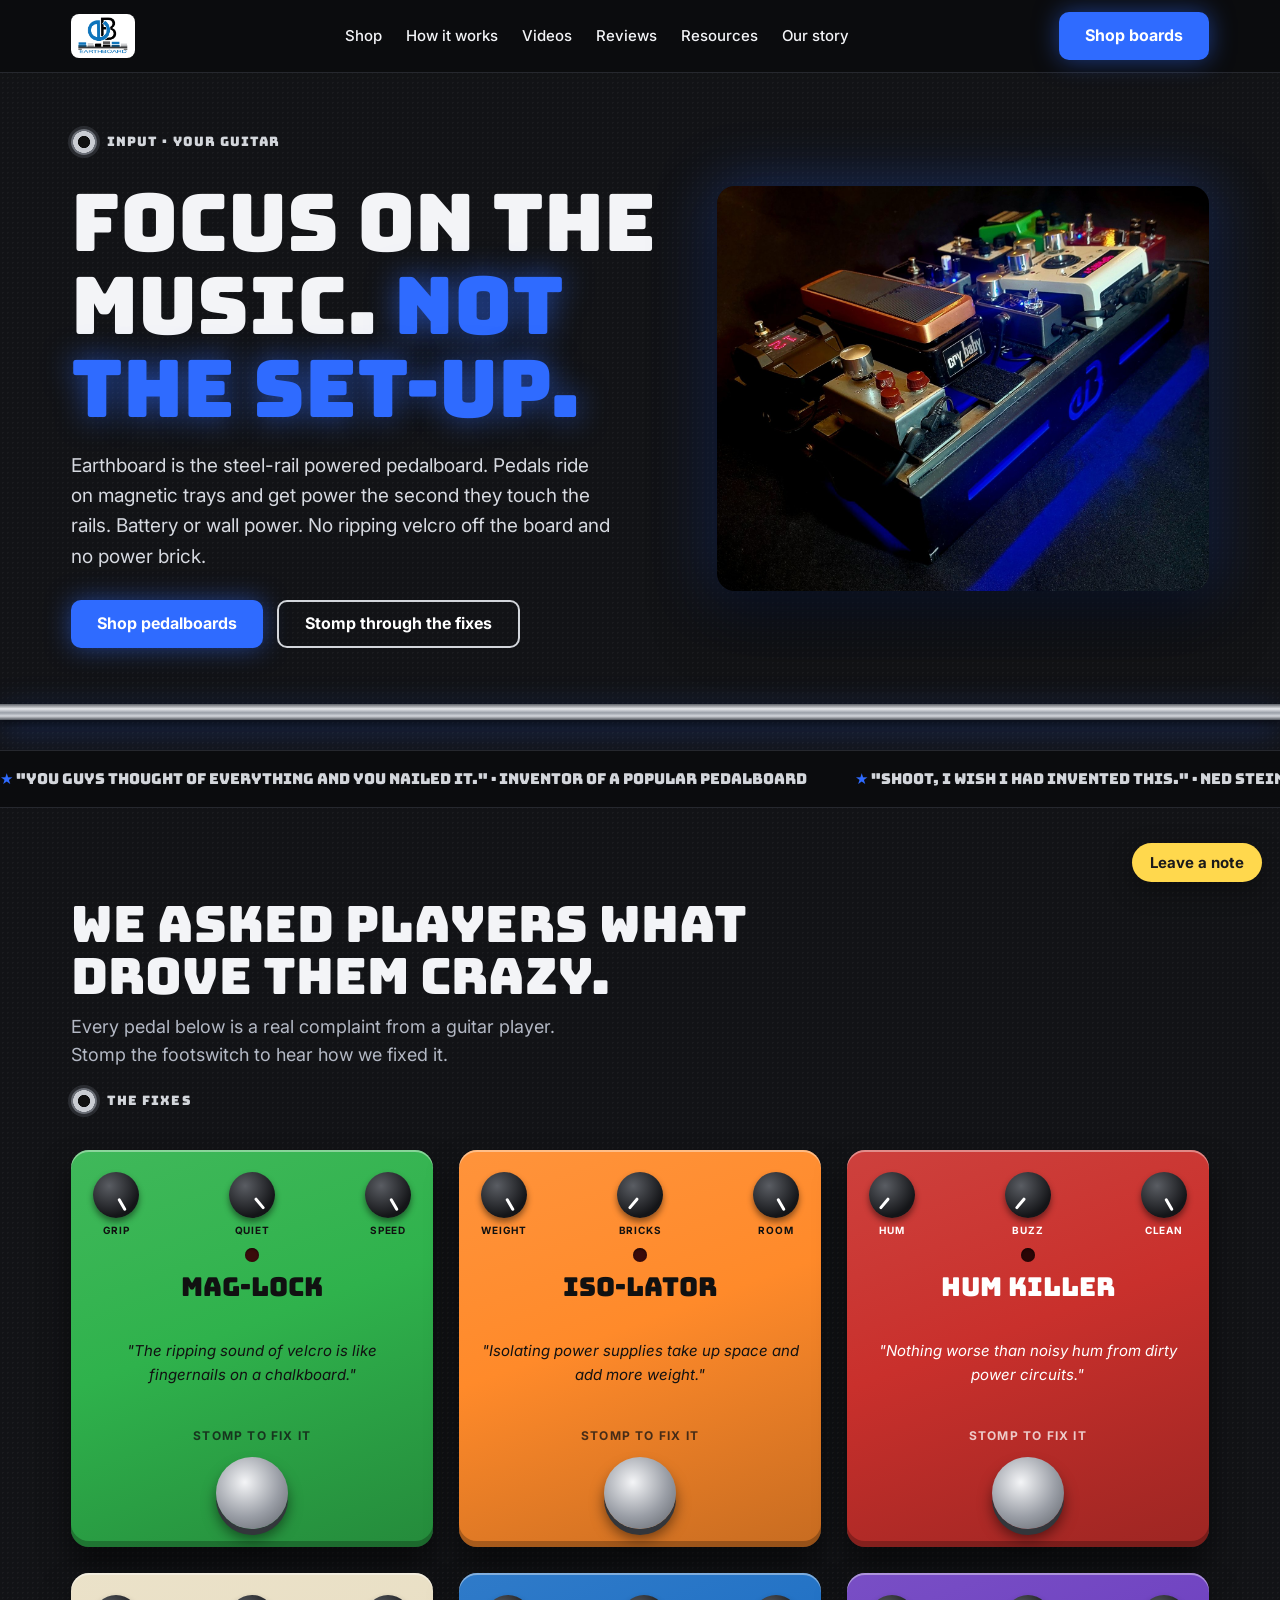
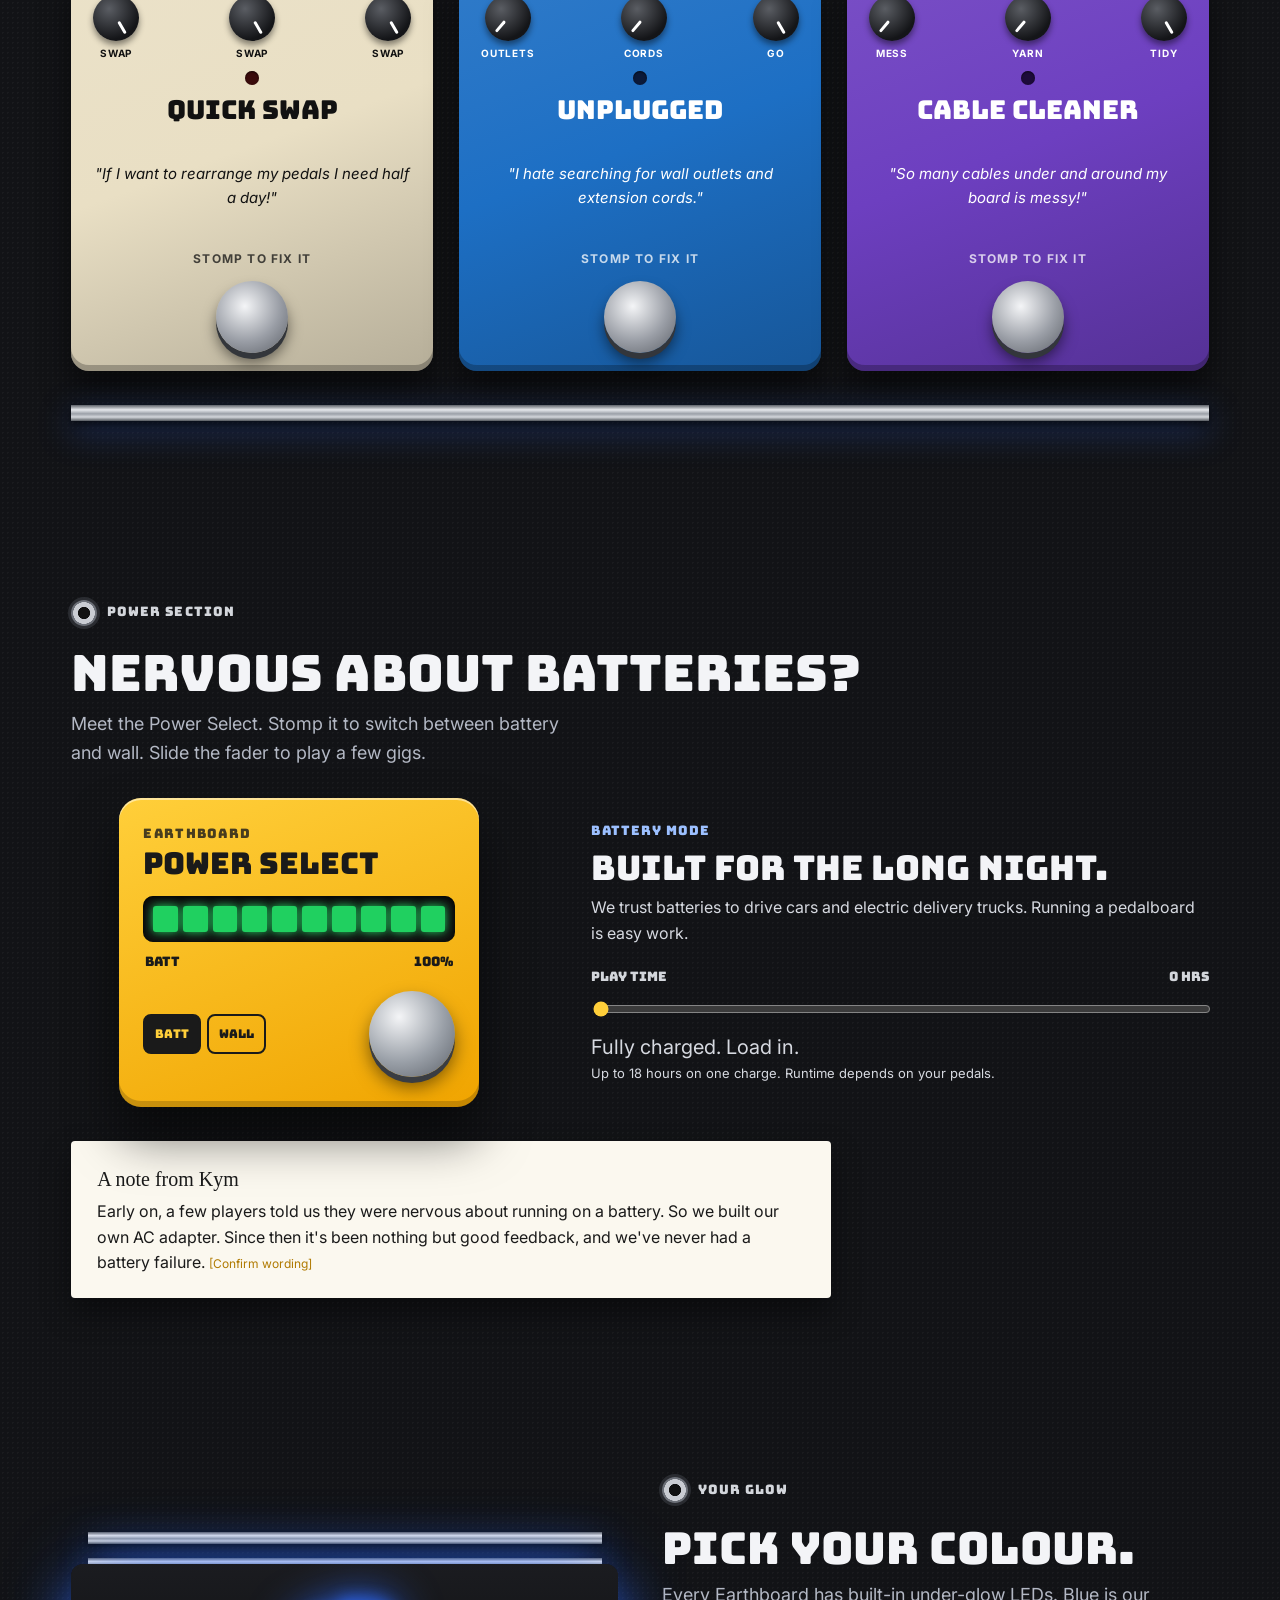
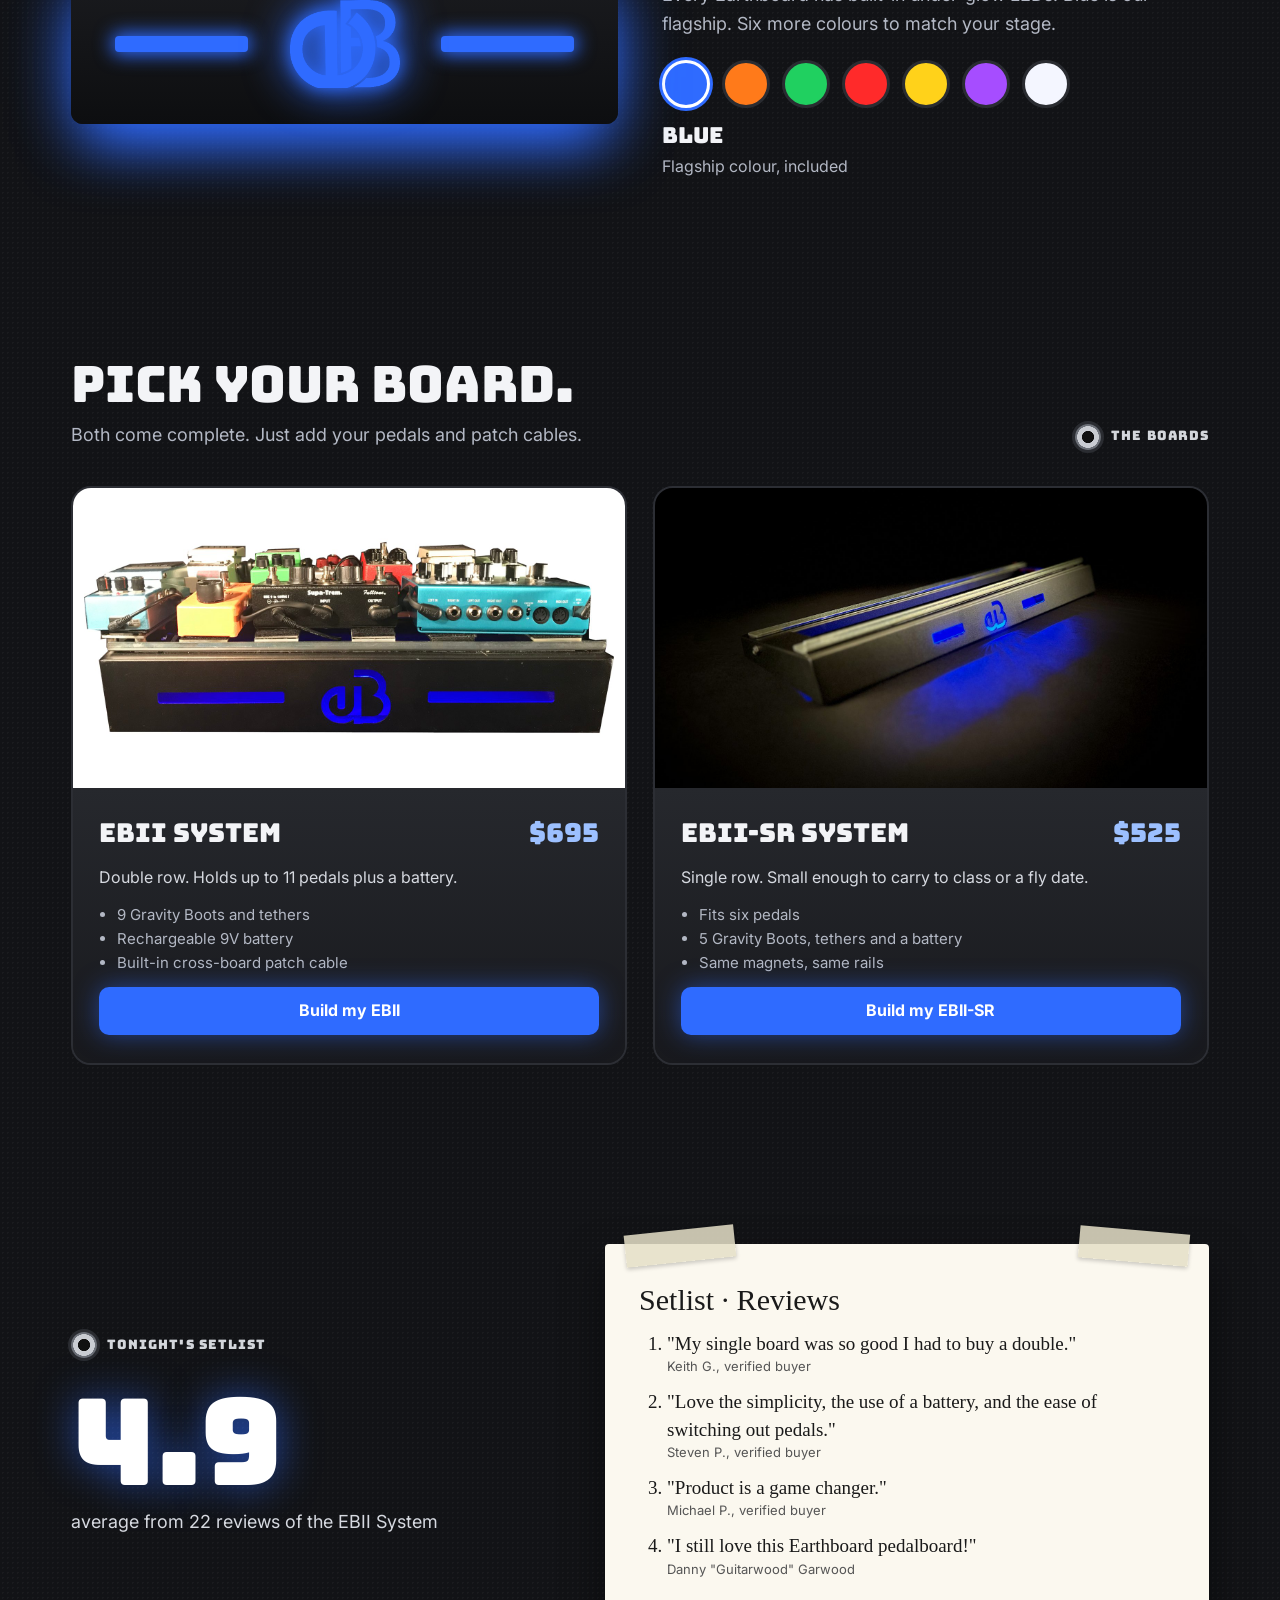
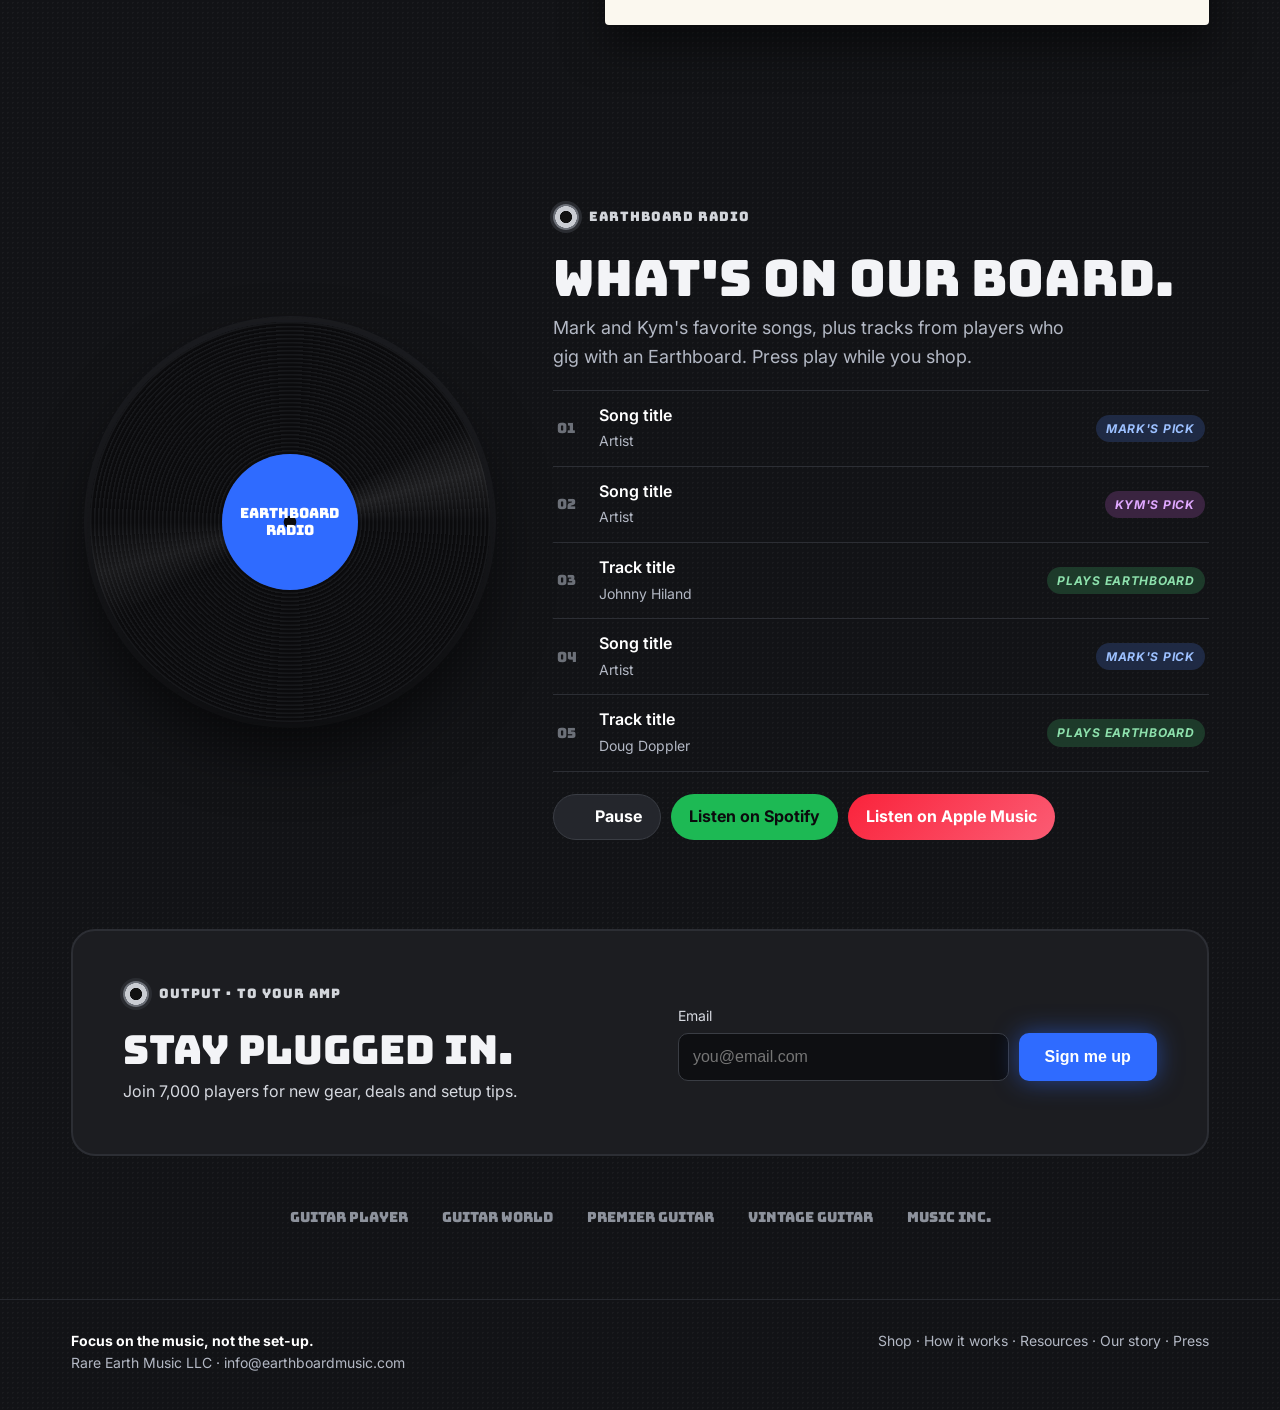
<file: b/index.html>
<!DOCTYPE html>
<html lang="en">
<head>
<meta charset="utf-8">
<meta name="viewport" content="width=device-width, initial-scale=1">
<title>Earthboard · Signal Chain</title>
<link rel="preconnect" href="https://fonts.googleapis.com">
<link href="https://fonts.googleapis.com/css2?family=Bungee&family=Inter:wght@400;500;600;700&family=Permanent+Marker&display=swap" rel="stylesheet">
<style>
/* VOICE: loud, fun, written by players for players
   IDEA: the website is a pedalboard. Sections sit on steel rails, a patch cable runs from the input jack to the checkout
   PICTURE: a row of stompboxes, each one a real customer complaint; stomp it and the LED shows the fix
   COLOUR and TYPE: black tolex board, brushed steel rails, real pedal colours, blue LED glow; Bungee for pedal lettering, Permanent Marker for the setlist, Inter body
   LAYOUT: rails across full width, pedals in a wrapping grid, LED colour picker, taped setlist of reviews */
:root{color-scheme:dark;--board:#121316;--board2:#18191d;--ink:#f3f4f7;--dim:#b3b8c4;--led:#2f6bff;--blue:#1177bd}
*{box-sizing:border-box;min-width:0}
body{margin:0;background:var(--board);color:var(--ink);font:16px/1.6 Inter,system-ui,sans-serif;overflow-x:clip}
a{color:#9cc0ff}
h1,h2,h3{margin:0;line-height:1.05;text-wrap:balance;font-weight:400}
.wrap{max-width:1240px;margin:0 auto;padding:0 max(4vw,18px);position:relative}
.tolex{background-color:var(--board);background-image:radial-gradient(rgba(255,255,255,.035) 1px,transparent 1px);background-size:5px 5px}
.rail{height:16px;background:linear-gradient(180deg,#5d6168 0%,#e6e8ec 30%,#9ba0a8 55%,#d3d6db 75%,#55595f 100%);box-shadow:0 3px 8px rgba(0,0,0,.6),0 10px 34px rgba(47,107,255,.35)}
.btn{display:inline-flex;align-items:center;justify-content:center;gap:10px;min-height:48px;padding:0 26px;border-radius:10px;font-weight:700;text-decoration:none;border:0;cursor:pointer;font-size:16px}
.btn.go{background:var(--led);color:#fff;box-shadow:0 0 24px rgba(47,107,255,.5)}
.btn.ghost{border:2px solid #d3d6db;color:#fff}
a:focus-visible,button:focus-visible{outline:3px solid #ffd34d;outline-offset:3px}

.bar{background:#0b0c0e;border-bottom:1px solid #26282e}
.bar .wrap{display:flex;align-items:center;justify-content:space-between;gap:16px;min-height:72px;flex-wrap:wrap}
.bar img{height:44px;width:auto;background:#fff;border-radius:8px;padding:3px 7px;display:block}
.nav{display:flex;gap:24px;flex-wrap:wrap;font-weight:500;font-size:15px}
.nav a{color:var(--ink);text-decoration:none}

/* cable */
#cable{position:absolute;left:0;top:0;width:100%;pointer-events:none;z-index:1}
main{position:relative}
.jack{display:inline-flex;align-items:center;gap:10px;font-family:Bungee,sans-serif;font-size:13px;color:#d3d6db;letter-spacing:.08em}
.jack i{width:26px;height:26px;border-radius:50%;background:radial-gradient(circle,#111 0 32%,#c9ccd2 34% 58%,#6c7078 60% 100%);display:inline-block;box-shadow:0 0 0 3px #2a2c31}

/* hero */
.hero{padding:56px 0 0;position:relative;z-index:2}
.hero-grid{display:grid;grid-template-columns:minmax(0,1.1fr) minmax(0,.9fr);gap:44px;align-items:center}
.hero h1{font-family:Bungee,sans-serif;font-size:clamp(42px,6.2vw,82px);margin:18px 0 20px}
.hero h1 em{font-style:normal;color:var(--led);text-shadow:0 0 30px rgba(47,107,255,.6)}
.lede{font-size:19px;color:#d6d9e0;max-width:540px;margin:0 0 28px}
.ctas{display:flex;flex-wrap:wrap;gap:14px}
.hero-photo{position:relative}
.hero-photo img{width:100%;border-radius:18px;display:block;box-shadow:0 30px 60px rgba(0,0,0,.6),0 0 60px rgba(47,107,255,.35)}
.hero .rails{margin-top:56px;display:flex;flex-direction:column;gap:46px;padding-bottom:30px}

/* pedals */
.sec{padding:clamp(56px,7vw,100px) 0;position:relative;z-index:2}
.sec-head{display:flex;flex-wrap:wrap;justify-content:space-between;align-items:flex-end;gap:18px;margin-bottom:36px}
.sec h2{font-family:Bungee,sans-serif;font-size:clamp(30px,4vw,50px)}
.sec .sub{color:var(--dim);font-size:18px;max-width:520px;margin:10px 0 0}
.pedals{display:grid;grid-template-columns:repeat(3,minmax(0,1fr));gap:26px}
.pedal{--c:#2fb24c;position:relative;border-radius:18px;padding:22px 22px 18px;background:linear-gradient(160deg,color-mix(in srgb,var(--c) 92%,#fff) 0%,var(--c) 45%,color-mix(in srgb,var(--c) 78%,#000) 100%);color:#111;box-shadow:inset 0 2px 0 rgba(255,255,255,.4),inset 0 -6px 0 rgba(0,0,0,.25),0 18px 30px rgba(0,0,0,.55);display:flex;flex-direction:column;gap:12px;min-height:360px}
.pedal.dark{color:#fff}
.knobs{display:flex;justify-content:space-between;align-items:flex-start;gap:8px}
.knob{display:flex;flex-direction:column;align-items:center;gap:6px;font:700 10px Inter,sans-serif;letter-spacing:.08em;text-transform:uppercase}
.knob i{width:46px;height:46px;border-radius:50%;background:radial-gradient(circle at 35% 30%,#5a5d63,#141518 70%);box-shadow:0 4px 6px rgba(0,0,0,.45);position:relative;display:block}
.knob i::after{content:"";position:absolute;left:50%;top:5px;width:3px;height:14px;margin-left:-1.5px;background:#fff;border-radius:2px;transform-origin:50% 18px;transform:rotate(var(--r,140deg))}
.ledrow{display:flex;justify-content:center}
.lamp{width:14px;height:14px;border-radius:50%;background:#3a0b0b;box-shadow:inset 0 1px 2px rgba(0,0,0,.6)}
.pedal.on .lamp{background:#ff3b30;box-shadow:0 0 14px 4px rgba(255,59,48,.8)}
.pname{font-family:Bungee,sans-serif;font-size:26px;text-align:center;line-height:1}
.says{font-size:15px;font-style:italic;text-align:center;min-height:72px;display:flex;align-items:center;justify-content:center}
.fix{display:none;font-weight:600;text-align:center;font-size:15px;min-height:72px;align-items:center;justify-content:center}
.pedal.on .says{display:none}
.pedal.on .fix{display:flex}
.stomp{align-self:center;width:72px;height:72px;border-radius:50%;border:0;cursor:pointer;background:radial-gradient(circle at 40% 35%,#f4f5f7,#9a9ea6 55%,#5b5f66);box-shadow:0 6px 0 #33363b,0 10px 14px rgba(0,0,0,.5);margin-top:auto}
.stomp:active{transform:translateY(4px);box-shadow:0 2px 0 #33363b,0 4px 8px rgba(0,0,0,.5)}
.hint{text-align:center;font-size:12px;font-weight:700;letter-spacing:.1em;text-transform:uppercase;opacity:.75}
.pedal-rail{margin-top:34px}

/* LED picker */
.leds{display:grid;grid-template-columns:minmax(0,1fr) minmax(0,1fr);gap:44px;align-items:center}
.front{--g:#2f6bff;position:relative;height:160px;border-radius:12px;background:linear-gradient(180deg,#1b1c20,#0d0e10);box-shadow:0 30px 60px -10px var(--g),0 0 80px -20px var(--g);display:flex;align-items:center;justify-content:center;gap:9%;padding:0 8%}
.front .slot{flex:1;height:16px;border-radius:4px;background:var(--g);box-shadow:0 0 18px 3px var(--g)}
.front .eb{flex:0 0 auto;width:110px;filter:drop-shadow(0 0 8px var(--g)) drop-shadow(0 0 20px var(--g))}.front .eb i{display:block;width:100%;aspect-ratio:396/318;background:var(--g);-webkit-mask:url(assets/eb-mark.png) center/contain no-repeat;mask:url(assets/eb-mark.png) center/contain no-repeat}
.front-rails{display:flex;flex-direction:column;gap:14px;margin-bottom:-6px;padding:0 3%}
.front-rails .rail{height:12px}
.swatches{display:flex;flex-wrap:wrap;gap:12px;margin:22px 0 10px}
.sw{width:48px;height:48px;border-radius:50%;border:3px solid #2a2c31;cursor:pointer}
.sw[aria-pressed=true]{border-color:#fff;box-shadow:0 0 0 3px var(--led)}
.ledname{font-family:Bungee,sans-serif;font-size:22px}
.ledprice{color:var(--dim)}

/* boards */
.boards{display:grid;grid-template-columns:repeat(2,minmax(0,1fr));gap:26px}
.amp{border-radius:20px;background:#1c1d21;border:2px solid #2c2e34;overflow:hidden;display:flex;flex-direction:column}
.amp .grill{background:#fff;display:flex;align-items:center;justify-content:center;height:300px}
.amp .grill img{width:100%;height:100%;object-fit:contain}
.amp .panel{padding:24px 26px 28px;display:flex;flex-direction:column;gap:12px;background:linear-gradient(180deg,#26282d,#18191d)}
.amp .top{display:flex;justify-content:space-between;align-items:baseline;gap:10px}
.amp h3{font-family:Bungee,sans-serif;font-size:26px}
.amp .price{font-family:Bungee,sans-serif;font-size:26px;color:#9cc0ff;white-space:nowrap}
.amp p{margin:0;color:#d6d9e0}
.amp ul{margin:0;padding-left:18px;color:var(--dim);font-size:15px}

/* setlist */
.setlist-wrap{display:grid;grid-template-columns:minmax(0,.9fr) minmax(0,1.1fr);gap:40px;align-items:center}
.setlist{position:relative;background:#fbf8ef;color:#1a1a1a;border-radius:4px;padding:40px 34px 34px;transform:rotate(-1.5deg);box-shadow:0 20px 40px rgba(0,0,0,.5)}
.setlist::before,.setlist::after{content:"";position:absolute;top:-14px;width:110px;height:32px;background:rgba(230,224,200,.85);box-shadow:0 2px 4px rgba(0,0,0,.2)}
.setlist::before{left:20px;transform:rotate(-6deg)}.setlist::after{right:20px;transform:rotate(5deg)}
.setlist h3{font-family:'Permanent Marker',cursive;font-size:30px;margin-bottom:14px}
.setlist ol{margin:0;padding-left:28px;font-family:'Permanent Marker',cursive;font-size:19px;line-height:1.45}
.setlist li{margin-bottom:12px}
.setlist small{font-family:Inter,sans-serif;font-size:13px;color:#555;display:block}
.score{font-family:Bungee,sans-serif;font-size:clamp(70px,10vw,120px);line-height:1;color:#fff;text-shadow:0 0 40px rgba(47,107,255,.6)}


/* radio */
.radio{display:grid;grid-template-columns:minmax(0,.8fr) minmax(0,1.2fr);gap:44px;align-items:center}
.vinyl{position:relative;aspect-ratio:1;max-width:400px;width:100%;margin:auto;border-radius:50%;background:repeating-radial-gradient(circle,#0b0b0d 0 2px,#17181b 3px 4px);box-shadow:0 30px 60px rgba(0,0,0,.6),0 0 0 6px #1c1d21}
.vinyl::before{content:"";position:absolute;inset:0;border-radius:50%;background:conic-gradient(from 20deg,transparent 0 40deg,rgba(255,255,255,.08) 55deg,transparent 70deg 220deg,rgba(255,255,255,.06) 235deg,transparent 250deg)}
.vinyl .lbl{position:absolute;inset:33%;border-radius:50%;background:radial-gradient(circle,#0b0b0d 0 6%,#2f6bff 7% 100%);display:grid;place-items:center;text-align:center;font-family:Bungee,sans-serif;font-size:clamp(10px,1.3vw,14px);color:#fff;line-height:1.2;padding:8px}
.spin{animation:spin 6s linear infinite}
.radio.paused .spin{animation-play-state:paused}
@keyframes spin{to{transform:rotate(360deg)}}
.tracks{list-style:none;margin:18px 0 0;padding:0;border-top:1px solid #2c2e34}
.tracks li{display:grid;grid-template-columns:28px minmax(0,1fr) auto;gap:14px;align-items:center;padding:12px 4px;border-bottom:1px solid #2c2e34}
.tracks .n{font-family:Bungee,sans-serif;color:#6c7078;font-size:14px}
.tracks b{display:block;color:#fff;font-weight:600}
.tracks span{color:var(--dim);font-size:14px}
.tag{font-size:12px;font-weight:700;letter-spacing:.06em;text-transform:uppercase;padding:4px 10px;border-radius:999px;background:#1f2a44;color:#9cc0ff;white-space:nowrap}
.tag.k{background:#3a2440;color:#e0a8ff}.tag.p{background:#1d3a2a;color:#8de0ac}
.listen{display:flex;flex-wrap:wrap;gap:10px;margin-top:22px}
.listen a,.listen button{display:inline-flex;align-items:center;gap:8px;min-height:46px;padding:0 18px;border-radius:999px;font-weight:700;text-decoration:none;color:#fff}
.listen .sp{background:#1db954;color:#0b0b0d}.listen .am{background:linear-gradient(135deg,#fa233b,#fb5c74)}
.listen .pp{background:#24262c;border:1px solid #3a3d44;cursor:pointer;font:inherit;font-weight:700}
.eqb{display:inline-flex;gap:3px;align-items:flex-end;height:16px}
.eqb i{width:3px;background:#9cc0ff;animation:eqb 1s ease-in-out infinite}
.eqb i:nth-child(2){animation-delay:.2s}.eqb i:nth-child(3){animation-delay:.4s}
.radio.paused .eqb i{animation-play-state:paused}
@keyframes eqb{0%,100%{height:4px}50%{height:16px}}
@media(max-width:860px){.radio{grid-template-columns:minmax(0,1fr)}}
@media(prefers-reduced-motion:reduce){.spin,.eqb i{animation:none}}


/* power */
.psel{display:grid;grid-template-columns:minmax(0,.85fr) minmax(0,1.15fr);gap:clamp(28px,5vw,64px);align-items:center;margin-top:30px}
.ppedal{position:relative;max-width:360px;width:100%;margin:auto;border-radius:22px;padding:26px 24px 30px;background:linear-gradient(160deg,#ffcf3a,#f0a400);color:#1a1a1a;box-shadow:0 30px 50px rgba(0,0,0,.55),inset 0 2px 0 rgba(255,255,255,.5),inset 0 -6px 0 rgba(0,0,0,.18)}
#power[data-pmode="wall"] .ppedal{background:linear-gradient(160deg,#4f8bff,#1d4fd0);color:#fff}
.ppedal .brand{font-family:Bungee,sans-serif;font-size:13px;letter-spacing:.1em;opacity:.8}
.ppedal .name{font-family:Bungee,sans-serif;font-size:30px;line-height:1;margin:4px 0 18px}
.meter{display:grid;grid-template-columns:repeat(10,1fr);gap:5px;padding:10px;border-radius:10px;background:#111;box-shadow:inset 0 2px 6px rgba(0,0,0,.8)}
.meter i{height:26px;border-radius:3px;background:#1f2a1f;transition:background .25s,box-shadow .25s}
.meter i.on{background:#20d060;box-shadow:0 0 10px #20d060}
.meter i.on.mid{background:#ffd21a;box-shadow:0 0 10px #ffd21a}
.meter i.on.lo{background:#ff3a2a;box-shadow:0 0 10px #ff3a2a}
#power[data-pmode="wall"] .meter i{background:#2f6bff;box-shadow:0 0 10px #2f6bff;animation:chase 1.2s linear infinite}
#power[data-pmode="wall"] .meter i:nth-child(n){animation-delay:calc(var(--i) * .1s)}
@keyframes chase{0%,100%{opacity:.35}50%{opacity:1}}
.preadout{display:flex;justify-content:space-between;font-family:Bungee,sans-serif;font-size:13px;margin:10px 2px 18px}
.pswitch{display:flex;align-items:center;justify-content:space-between;gap:14px}
.toggle{display:flex;gap:6px;font-family:Bungee,sans-serif;font-size:12px}
.toggle button{border:2px solid currentColor;background:transparent;color:inherit;border-radius:8px;padding:8px 10px;cursor:pointer;font:inherit;min-height:40px}
.toggle button[aria-pressed="true"]{background:#1a1a1a;color:#ffcf3a;border-color:#1a1a1a}
#power[data-pmode="wall"] .toggle button[aria-pressed="true"]{background:#fff;color:#1d4fd0;border-color:#fff}
.foot{width:86px;height:86px;border-radius:50%;border:0;cursor:pointer;background:radial-gradient(circle at 35% 30%,#f4f5f7,#9aa0a8 55%,#5b6068);box-shadow:0 6px 0 #3a3d42,0 10px 18px rgba(0,0,0,.5);transition:transform .08s,box-shadow .08s}
.foot:active{transform:translateY(5px);box-shadow:0 1px 0 #3a3d42,0 4px 8px rgba(0,0,0,.5)}
.pdesc .lab{font-family:Bungee,sans-serif;font-size:13px;letter-spacing:.08em;color:#9cc0ff}
.pdesc h3{font-family:Bungee,sans-serif;font-size:clamp(24px,3vw,34px);margin:8px 0 10px}
.pdesc p{color:#d6d9e0;margin:0}
.fader{margin-top:20px}
.fader label{display:flex;justify-content:space-between;font-family:Bungee,sans-serif;font-size:13px;color:#d3d6db;margin-bottom:6px}
.fader input{width:100%;accent-color:#ffcf3a;height:28px}
.pmsg{font-size:20px;color:#fff;margin:12px 0 4px;min-height:1.4em}
.fine{color:var(--dim);font-size:13px;margin:0}
.wallcopy{display:none}
#power[data-pmode="wall"] .battcopy{display:none}
#power[data-pmode="wall"] .wallcopy{display:block}
.wallcopy ul{margin:12px 0 0;padding-left:18px;color:var(--dim)}
.kymnote{margin-top:34px;background:#fbf8ef;color:#1a1a1a;border-radius:4px;padding:22px 26px;transform:rotate(-.6deg);box-shadow:0 14px 30px rgba(0,0,0,.45);font-size:16px;max-width:760px}
.kymnote b{font-family:'Permanent Marker',cursive;font-weight:400;font-size:20px;display:block;margin-bottom:4px}
.conf{color:#b07a00;font-size:12px;white-space:nowrap}
#power[data-pmode="wall"] .preadout [data-pct]{display:none}
@media(max-width:860px){.psel{grid-template-columns:minmax(0,1fr)}}
@media(prefers-reduced-motion:reduce){#power[data-pmode="wall"] .meter i{animation:none}}

/* output */
.out{border-radius:24px;background:#1c1d21;border:2px solid #2c2e34;padding:clamp(28px,4vw,50px);display:grid;grid-template-columns:minmax(0,1.1fr) minmax(0,1fr);gap:28px;align-items:center}
.out form{display:flex;gap:10px;flex-wrap:wrap}
.out label{display:flex;flex-direction:column;gap:6px;flex:1 1 240px;font-size:14px;color:#d6d9e0}
.out input{min-height:48px;border-radius:10px;border:1px solid #3a3d44;background:#0e0f12;color:#fff;padding:0 14px;font-size:16px}
.out .btn{align-self:flex-end}
.press{display:flex;flex-wrap:wrap;gap:12px 34px;justify-content:center;font-family:Bungee,sans-serif;font-size:14px;color:#8d929c;margin-top:50px}
footer{border-top:1px solid #26282e;margin-top:70px}
footer .wrap{display:flex;flex-wrap:wrap;justify-content:space-between;gap:18px;padding-top:30px;padding-bottom:36px;color:var(--dim);font-size:14px}

/* motion */
.js .reveal{opacity:0;transform:translateY(40px) scale(.98);transition:opacity .8s ease,transform .8s cubic-bezier(.2,.8,.2,1)}
.js .reveal.in{opacity:1;transform:none}
.pedal{transition:transform .25s ease}
.pedal:hover,.js .reveal.in.pedal:hover{transform:translateY(-6px) rotate(-.6deg)}
.pedal.on{animation:thump .35s ease}
@keyframes thump{0%{transform:translateY(0)}35%{transform:translateY(5px) scale(.985)}100%{transform:none}}
.knob i::after{transition:transform .6s cubic-bezier(.3,1.6,.5,1)}
.pedal.on .knob i::after{transform:rotate(calc(var(--r,140deg) * -1 + 40deg))}
.front{animation:breathe 3.2s ease-in-out infinite}
@keyframes breathe{0%,100%{box-shadow:0 30px 60px -10px var(--g),0 0 80px -20px var(--g)}50%{box-shadow:0 30px 80px -6px var(--g),0 0 120px -10px var(--g)}}
.rail{position:relative;overflow:hidden}
.rail::after{content:"";position:absolute;inset:0;background:linear-gradient(100deg,transparent 30%,rgba(255,255,255,.75) 50%,transparent 70%);transform:translateX(-100%);animation:shine 5s ease-in-out infinite}
@keyframes shine{0%,60%{transform:translateX(-100%)}100%{transform:translateX(100%)}}
.hero h1 em{animation:flick 6s steps(1) infinite}
@keyframes flick{0%,92%,96%,100%{opacity:1}93%,95%{opacity:.55}}
.ticker{overflow:hidden;border-block:1px solid #26282e;background:#0b0c0e;position:relative;z-index:2}
.ticker div{display:flex;gap:48px;white-space:nowrap;padding:16px 0;width:max-content;animation:tick 40s linear infinite;font-family:Bungee,sans-serif;font-size:15px;color:#d3d6db}
.ticker span::before{content:"★ ";color:var(--led)}
@keyframes tick{to{transform:translateX(-50%)}}
@media(prefers-reduced-motion:reduce){.front,.rail::after,.hero h1 em,.ticker div,.pedal.on{animation:none}.js .reveal{opacity:1;transform:none;transition:none}}
@media(max-width:960px){.pedals{grid-template-columns:repeat(2,minmax(0,1fr))}}
@media(max-width:860px){.hero-grid,.leds,.setlist-wrap,.out{grid-template-columns:minmax(0,1fr)}.boards{grid-template-columns:minmax(0,1fr)}.nav{display:none}}
@media(max-width:600px){.pedals{grid-template-columns:minmax(0,1fr)}.pedal{min-height:0}}
</style>
</head>
<body class="tolex">

<header class="bar">
<div class="wrap">
<a href="#"><img src="assets/logo.png" alt="Earthboard"></a>
<nav class="nav" aria-label="Main"><a href="#">Shop</a><a href="#fixes">How it works</a><a href="#">Videos</a><a href="#setlist">Reviews</a><a href="#">Resources</a><a href="#">Our story</a></nav>
<a class="btn go" href="#boards">Shop boards</a>
</div>
</header>

<main id="main">

<section class="hero">
<div class="wrap">
<div class="hero-grid">
<div>
<span class="jack" data-jack><i></i>INPUT · YOUR GUITAR</span>
<h1>Focus on the music. <em>Not the set-up.</em></h1>
<p class="lede">Earthboard is the steel-rail powered pedalboard. Pedals ride on magnetic trays and get power the second they touch the rails. Battery or wall power. No ripping velcro off the board and no power brick.</p>
<div class="ctas"><a class="btn go" href="#boards">Shop pedalboards</a><a class="btn ghost" href="#fixes">Stomp through the fixes</a></div>
</div>
<div class="hero-photo"><img src="assets/board-side.jpg" alt="Earthboard EBII loaded with pedals and glowing blue"></div>
</div>
</div>
<div class="rails" aria-hidden="true"><div class="rail"></div></div>
</section>

<div class="ticker" aria-label="What people say"><div>
<span>"You guys thought of everything and you nailed it." · Inventor of a popular pedalboard</span><span>"Shoot, I wish I had invented this." · Ned Steinberger</span><span>"By far the coolest thing I've seen here!" · Trade show visitors</span><span>"Quiet as a dormouse, and portable." · Steve, Browns Summit, NC</span><span>"Nothing short of AWESOME!" · Duane G., Perris, CA</span>
<span aria-hidden="true">"You guys thought of everything and you nailed it." · Inventor of a popular pedalboard</span><span aria-hidden="true">"Shoot, I wish I had invented this." · Ned Steinberger</span><span aria-hidden="true">"By far the coolest thing I've seen here!" · Trade show visitors</span><span aria-hidden="true">"Quiet as a dormouse, and portable." · Steve, Browns Summit, NC</span><span aria-hidden="true">"Nothing short of AWESOME!" · Duane G., Perris, CA</span>
</div></div>
<section class="sec" id="fixes">
<div class="wrap">
<div class="sec-head">
<div><h2>We asked players what drove them crazy.</h2><p class="sub">Every pedal below is a real complaint from a guitar player. Stomp the footswitch to hear how we fixed it.</p></div>
<span class="jack" data-jack><i></i>THE FIXES</span>
</div>
<div class="pedals">
<article class="pedal" style="--c:#2fb24c">
<div class="knobs"><span class="knob"><i style="--r:150deg"></i>Grip</span><span class="knob"><i style="--r:140deg"></i>Quiet</span><span class="knob"><i style="--r:150deg"></i>Speed</span></div>
<div class="ledrow"><span class="lamp"></span></div>
<div class="pname">Mag-Lock</div>
<p class="says">"The ripping sound of velcro is like fingernails on a chalkboard."</p>
<p class="fix">Each pedal sits on a magnetic tray that grabs the steel rails. Lift it off, set it back. No ripping.</p>
<div class="hint">Stomp to fix it</div>
<button class="stomp" type="button" aria-pressed="false" aria-label="Show the Mag-Lock fix"></button>
</article>
<article class="pedal" style="--c:#ff8a2a">
<div class="knobs"><span class="knob"><i style="--r:150deg"></i>Weight</span><span class="knob"><i style="--r:-140deg"></i>Bricks</span><span class="knob"><i style="--r:150deg"></i>Room</span></div>
<div class="ledrow"><span class="lamp"></span></div>
<div class="pname">Iso-Lator</div>
<p class="says">"Isolating power supplies take up space and add more weight."</p>
<p class="fix">The ISO Boot isolates one pedal right where it sits, at 9, 12, 15, 18 or 24 volts.</p>
<div class="hint">Stomp to fix it</div>
<button class="stomp" type="button" aria-pressed="false" aria-label="Show the Iso-Lator fix"></button>
</article>
<article class="pedal dark" style="--c:#c9302c">
<div class="knobs"><span class="knob"><i style="--r:-140deg"></i>Hum</span><span class="knob"><i style="--r:-140deg"></i>Buzz</span><span class="knob"><i style="--r:150deg"></i>Clean</span></div>
<div class="ledrow"><span class="lamp" style="background:#2a0606"></span></div>
<div class="pname">Hum Killer</div>
<p class="says">"Nothing worse than noisy hum from dirty power circuits."</p>
<p class="fix">Run the board on a rechargeable battery, away from the venue's wall power. Isolate any noisy pedal with an ISO Boot.</p>
<div class="hint">Stomp to fix it</div>
<button class="stomp" type="button" aria-pressed="false" aria-label="Show the Hum Killer fix"></button>
</article>
<article class="pedal" style="--c:#e9dfc4">
<div class="knobs"><span class="knob"><i style="--r:150deg"></i>Swap</span><span class="knob"><i style="--r:150deg"></i>Swap</span><span class="knob"><i style="--r:150deg"></i>Swap</span></div>
<div class="ledrow"><span class="lamp"></span></div>
<div class="pname">Quick Swap</div>
<p class="says">"If I want to rearrange my pedals I need half a day!"</p>
<p class="fix">Roll a pedal off, set another on. You can change your rig between songs.</p>
<div class="hint">Stomp to fix it</div>
<button class="stomp" type="button" aria-pressed="false" aria-label="Show the Quick Swap fix"></button>
</article>
<article class="pedal dark" style="--c:#1d6fc4">
<div class="knobs"><span class="knob"><i style="--r:-140deg"></i>Outlets</span><span class="knob"><i style="--r:-140deg"></i>Cords</span><span class="knob"><i style="--r:150deg"></i>Go</span></div>
<div class="ledrow"><span class="lamp" style="background:#0b1a3a"></span></div>
<div class="pname">Unplugged</div>
<p class="says">"I hate searching for wall outlets and extension cords."</p>
<p class="fix">One battery powers the board, and can even power a second connected Earthboard. Have clean power? Plug into the wall instead.</p>
<div class="hint">Stomp to fix it</div>
<button class="stomp" type="button" aria-pressed="false" aria-label="Show the Unplugged fix"></button>
</article>
<article class="pedal dark" style="--c:#6d3fc0">
<div class="knobs"><span class="knob"><i style="--r:-140deg"></i>Mess</span><span class="knob"><i style="--r:-140deg"></i>Yarn</span><span class="knob"><i style="--r:150deg"></i>Tidy</span></div>
<div class="ledrow"><span class="lamp" style="background:#1d0b3a"></span></div>
<div class="pname">Cable Cleaner</div>
<p class="says">"So many cables under and around my board is messy!"</p>
<p class="fix">Power runs through the rails, and the EBII has the cross-board patch cable built in.</p>
<div class="hint">Stomp to fix it</div>
<button class="stomp" type="button" aria-pressed="false" aria-label="Show the Cable Cleaner fix"></button>
</article>
</div>
<div class="pedal-rail" aria-hidden="true"><div class="rail"></div></div>
</div>
</section>

<section class="sec" id="power" data-pmode="battery">
<div class="wrap">
<span class="jack"><i></i>POWER SECTION</span>
<h2 style="margin-top:14px">Nervous about batteries?</h2>
<p class="sub">Meet the Power Select. Stomp it to switch between battery and wall. Slide the fader to play a few gigs.</p>
<div class="psel">
<div class="ppedal">
<div class="brand">EARTHBOARD</div>
<div class="name" id="pname">POWER SELECT</div>
<div class="meter" id="meter" aria-hidden="true"><i style="--i:0"></i><i style="--i:1"></i><i style="--i:2"></i><i style="--i:3"></i><i style="--i:4"></i><i style="--i:5"></i><i style="--i:6"></i><i style="--i:7"></i><i style="--i:8"></i><i style="--i:9"></i></div>
<div class="preadout"><span id="pmodeL">BATT</span><span data-pct>100%</span></div>
<div class="pswitch">
<div class="toggle" role="group" aria-label="Power source"><button type="button" data-mode="battery" aria-pressed="true">BATT</button><button type="button" data-mode="wall" aria-pressed="false">WALL</button></div>
<button class="foot" type="button" data-flip aria-pressed="false" aria-label="Stomp to switch power source"></button>
</div>
</div>
<div class="pdesc">
<div class="battcopy">
<div class="lab">BATTERY MODE</div>
<h3>Built for the long night.</h3>
<p>We trust batteries to drive cars and electric delivery trucks. Running a pedalboard is easy work.</p>
<div class="fader"><label for="pf"><span>PLAY TIME</span><span><span data-hrs>0</span> HRS</span></label><input id="pf" type="range" min="0" max="18" step="1" value="0" data-hours></div>
<p class="pmsg" data-msg aria-live="polite">Fully charged. Load in.</p>
<p class="fine">Up to 18 hours on one charge. Runtime depends on your pedals.</p>
</div>
<div class="wallcopy">
<div class="lab">WALL MODE</div>
<h3>Clean power? Plug in.</h3>
<p>Got quiet power at home or in the studio? Plug into the Power Station and play all night. Studio owners run theirs this way.</p>
<ul><li>9V DC wall adapter, 3A</li><li>Power ports on both sides of the board</li><li>Stomp back to battery for the next gig</li></ul>
</div>
</div>
</div>
<div class="kymnote"><b>A note from Kym</b>Early on, a few players told us they were nervous about running on a battery. So we built our own AC adapter. Since then it's been nothing but good feedback, and we've never had a battery failure. <span class="conf">[Confirm wording]</span></div>
</div>
</section>

<section class="sec">
<div class="wrap leds">
<div>
<div class="front-rails" aria-hidden="true"><div class="rail"></div><div class="rail"></div></div>
<div class="front" id="front" role="img" aria-label="Earthboard front panel showing the chosen LED colour"><span class="slot"></span><span class="eb" aria-hidden="true"><i></i></span><span class="slot"></span></div>
</div>
<div>
<span class="jack" data-jack><i></i>YOUR GLOW</span>
<h2 style="font-family:Bungee,sans-serif;font-size:clamp(28px,3.6vw,44px);margin-top:14px">Pick your colour.</h2>
<p class="sub" style="color:var(--dim);font-size:18px;margin:10px 0 0">Every Earthboard has built-in under-glow LEDs. Blue is our flagship. Six more colours to match your stage.</p>
<div class="swatches" id="sw"></div>
<div class="ledname" id="lname">Blue</div>
<div class="ledprice" id="lprice">Flagship colour, included</div>
</div>
</div>
</section>

<section class="sec" id="boards">
<div class="wrap">
<div class="sec-head"><div><h2>Pick your board.</h2><p class="sub">Both come complete. Just add your pedals and patch cables.</p></div><span class="jack" data-jack><i></i>THE BOARDS</span></div>
<div class="boards">
<article class="amp">
<div class="grill"><img src="assets/board-front-white.jpg" alt="EBII double-row board loaded with pedals, front view"></div>
<div class="panel">
<div class="top"><h3>EBII System</h3><span class="price">$695</span></div>
<p>Double row. Holds up to 11 pedals plus a battery.</p>
<ul><li>9 Gravity Boots and tethers</li><li>Rechargeable 9V battery</li><li>Built-in cross-board patch cable</li></ul>
<a class="btn go" href="#">Build my EBII</a>
</div>
</article>
<article class="amp">
<div class="grill" style="background:#000"><img src="assets/sr-glow.jpg" alt="EBII-SR single-row board glowing blue" style="object-fit:cover"></div>
<div class="panel">
<div class="top"><h3>EBII-SR System</h3><span class="price">$525</span></div>
<p>Single row. Small enough to carry to class or a fly date.</p>
<ul><li>Fits six pedals</li><li>5 Gravity Boots, tethers and a battery</li><li>Same magnets, same rails</li></ul>
<a class="btn go" href="#">Build my EBII-SR</a>
</div>
</article>
</div>
</div>
</section>

<section class="sec" id="setlist">
<div class="wrap setlist-wrap">
<div>
<span class="jack" data-jack><i></i>TONIGHT'S SETLIST</span>
<div class="score" style="margin-top:16px">4.9</div>
<p style="font-size:18px;color:#d6d9e0;margin:6px 0 0">average from 22 reviews of the EBII System</p>
</div>
<div class="setlist">
<h3>Setlist · Reviews</h3>
<ol>
<li>"My single board was so good I had to buy a double." <small>Keith G., verified buyer</small></li>
<li>"Love the simplicity, the use of a battery, and the ease of switching out pedals." <small>Steven P., verified buyer</small></li>
<li>"Product is a game changer." <small>Michael P., verified buyer</small></li>
<li>"I still love this Earthboard pedalboard!" <small>Danny "Guitarwood" Garwood</small></li>
</ol>
</div>
</div>
</section>

<section class="sec" id="radio">
<div class="wrap radio">
<div class="vinyl spin" aria-hidden="true"><div class="lbl">Earthboard<br>Radio</div></div>
<div>
<span class="jack"><i></i>EARTHBOARD RADIO</span>
<h2 style="margin-top:14px">What's on our board.</h2>
<p class="sub">Mark and Kym's favorite songs, plus tracks from players who gig with an Earthboard. Press play while you shop.</p>
<ul class="tracks">
<li><span class="n">01</span><div><b>Song title</b><span>Artist</span></div><em class="tag">Mark's pick</em></li>
<li><span class="n">02</span><div><b>Song title</b><span>Artist</span></div><em class="tag k">Kym's pick</em></li>
<li><span class="n">03</span><div><b>Track title</b><span>Johnny Hiland</span></div><em class="tag p">Plays Earthboard</em></li>
<li><span class="n">04</span><div><b>Song title</b><span>Artist</span></div><em class="tag">Mark's pick</em></li>
<li><span class="n">05</span><div><b>Track title</b><span>Doug Doppler</span></div><em class="tag p">Plays Earthboard</em></li>
</ul>
<div class="listen">
<button class="pp" type="button" id="pp" aria-pressed="true"><span class="eqb" aria-hidden="true"><i></i><i></i><i></i></span><span id="ppt">Pause</span></button>
<a class="sp" href="#radio">Listen on Spotify</a>
<a class="am" href="#radio">Listen on Apple Music</a>
</div>
</div>
</div>
</section>

<section class="wrap" style="position:relative;z-index:2">
<div class="out">
<div>
<span class="jack" data-jack><i></i>OUTPUT · TO YOUR AMP</span>
<h2 style="font-family:Bungee,sans-serif;font-size:clamp(26px,3.4vw,40px);margin-top:14px">Stay plugged in.</h2>
<p style="color:#d6d9e0;margin:8px 0 0">Join 7,000 players for new gear, deals and setup tips.</p>
</div>
<form id="sign"><label>Email<input type="email" required placeholder="you@email.com"></label><button class="btn go" type="submit">Sign me up</button><p id="thanks" hidden style="margin:0;color:#d6d9e0">You're on the list. (Mockup only, nothing was sent.)</p></form>
</div>
<div class="press"><span>Guitar Player</span><span>Guitar World</span><span>Premier Guitar</span><span>Vintage Guitar</span><span>Music Inc.</span></div>
</section>
</main>

<footer><div class="wrap"><div><strong style="color:#fff">Focus on the music, not the set-up.</strong><br>Rare Earth Music LLC · info@earthboardmusic.com</div><div>Shop · How it works · Resources · Our story · Press</div></div></footer>

<script>
{
document.querySelectorAll('.pedal').forEach(p=>{const b=p.querySelector('.stomp');b.addEventListener('click',()=>{const on=p.classList.toggle('on');b.setAttribute('aria-pressed',on?'true':'false');});});
const leds=[['Blue','#2f6bff','Flagship colour, included'],['Orange','#ff7a1a','+$10'],['Green','#20d060','+$10'],['Red','#ff2a2a','+$10'],['Yellow','#ffd21a','+$10'],['Purple','#a64dff','+$10'],['White','#f4f6ff','+$10']];
const sw=document.getElementById('sw'),front=document.getElementById('front'),ln=document.getElementById('lname'),lp=document.getElementById('lprice');
const sws=leds.map((l,i)=>{const b=document.createElement('button');b.type='button';b.className='sw';b.style.background=l[1];b.setAttribute('aria-label',l[0]);b.setAttribute('aria-pressed',i===0?'true':'false');b.addEventListener('click',()=>{sws.forEach(x=>x.setAttribute('aria-pressed','false'));b.setAttribute('aria-pressed','true');front.style.setProperty('--g',l[1]);ln.textContent=l[0];lp.textContent=l[2];});sw.appendChild(b);return b;});
document.getElementById('sign').addEventListener('submit',e=>{e.preventDefault();document.getElementById('thanks').hidden=false;});
const reduce=matchMedia('(prefers-reduced-motion: reduce)').matches;
const rd=document.querySelector('.radio'),pp=document.getElementById('pp');pp.addEventListener('click',()=>{const p=rd.classList.toggle('paused');pp.setAttribute('aria-pressed',p?'false':'true');document.getElementById('ppt').textContent=p?'Play':'Pause';});
document.documentElement.classList.add('js');
document.querySelectorAll('.pedal,.amp,.setlist,.tracks,.pmode,.kymnote,.sec h2,.sec .sub,.leds > div,.out,.score').forEach((e,i)=>{e.classList.add('reveal');e.style.transitionDelay=((i%3)*110)+'ms';});
const io=new IntersectionObserver(es=>es.forEach(en=>{if(en.isIntersecting){en.target.classList.add('in');io.unobserve(en.target);}}),{threshold:.12});
document.querySelectorAll('.reveal').forEach(e=>io.observe(e));
}
</script>
<script>
(function(){
  var root=document.getElementById('power'); if(!root) return;
  var range=root.querySelector('[data-hours]'), lvl=root.querySelectorAll('[data-level]'), pct=root.querySelectorAll('[data-pct]'),
      hrs=root.querySelectorAll('[data-hrs]'), msg=root.querySelector('[data-msg]'), modes=root.querySelectorAll('[data-mode]'),
      chips=root.querySelectorAll('[data-set]');
  var lines=[[0,'Fully charged. Load in.'],[1,'Soundcheck done. Barely a dent.'],[4,'One full gig in. Plenty left.'],[8,'Two gigs deep and still going.'],[12,'A whole weekend of shows.'],[16,'Encore time.'],[18,'Time to charge, like your phone.']];
  function set(h){
    h=+h; var left=Math.max(0,Math.round(100-h/18*100));
    root.style.setProperty('--lvl',left/100);
    lvl.forEach(function(e){e.style.setProperty('--lvl',left/100)});
    pct.forEach(function(e){e.textContent=left+'%'});
    hrs.forEach(function(e){e.textContent=h});
    var m=lines[0][1]; lines.forEach(function(l){ if(h>=l[0]) m=l[1]; }); if(msg) msg.textContent=m;
    root.classList.toggle('low',left<=15);
    chips.forEach(function(c){c.setAttribute('aria-pressed',+c.dataset.set===h?'true':'false')});
  }
  if(range){ range.addEventListener('input',function(){set(range.value)}); set(range.value); }
  chips.forEach(function(c){c.addEventListener('click',function(){ if(range){range.value=c.dataset.set;} set(c.dataset.set); })});
  modes.forEach(function(b){b.addEventListener('click',function(){
    var m=b.dataset.mode; root.dataset.pmode=m;
    modes.forEach(function(x){x.setAttribute('aria-pressed',x.dataset.mode===m?'true':'false')});
  })});
  var sw=root.querySelector('[data-flip]');
  if(sw) sw.addEventListener('click',function(){
    var m=root.dataset.pmode==='wall'?'battery':'wall'; root.dataset.pmode=m; sw.setAttribute('aria-pressed',m==='wall'?'true':'false');
    modes.forEach(function(x){x.setAttribute('aria-pressed',x.dataset.mode===m?'true':'false')});
  });
})();

(function(){
  var root=document.getElementById('power'), segs=[].slice.call(document.querySelectorAll('#meter i')), L=document.getElementById('pmodeL');
  function paint(){
    var lvl=parseFloat(getComputedStyle(root).getPropertyValue('--lvl'))||0, n=Math.round(lvl*10);
    segs.forEach(function(s,i){ s.className = i<n ? 'on'+(n<=2?' lo':n<=5?' mid':'') : ''; });
    L.textContent = root.dataset.pmode==='wall' ? 'WALL · ALL NIGHT' : 'BATT';
  }
  new MutationObserver(paint).observe(root,{attributes:true,attributeFilter:['style','data-pmode']}); paint();
})();
</script>
<script src="../notes.js"></script>
</body>
</html>
</file>
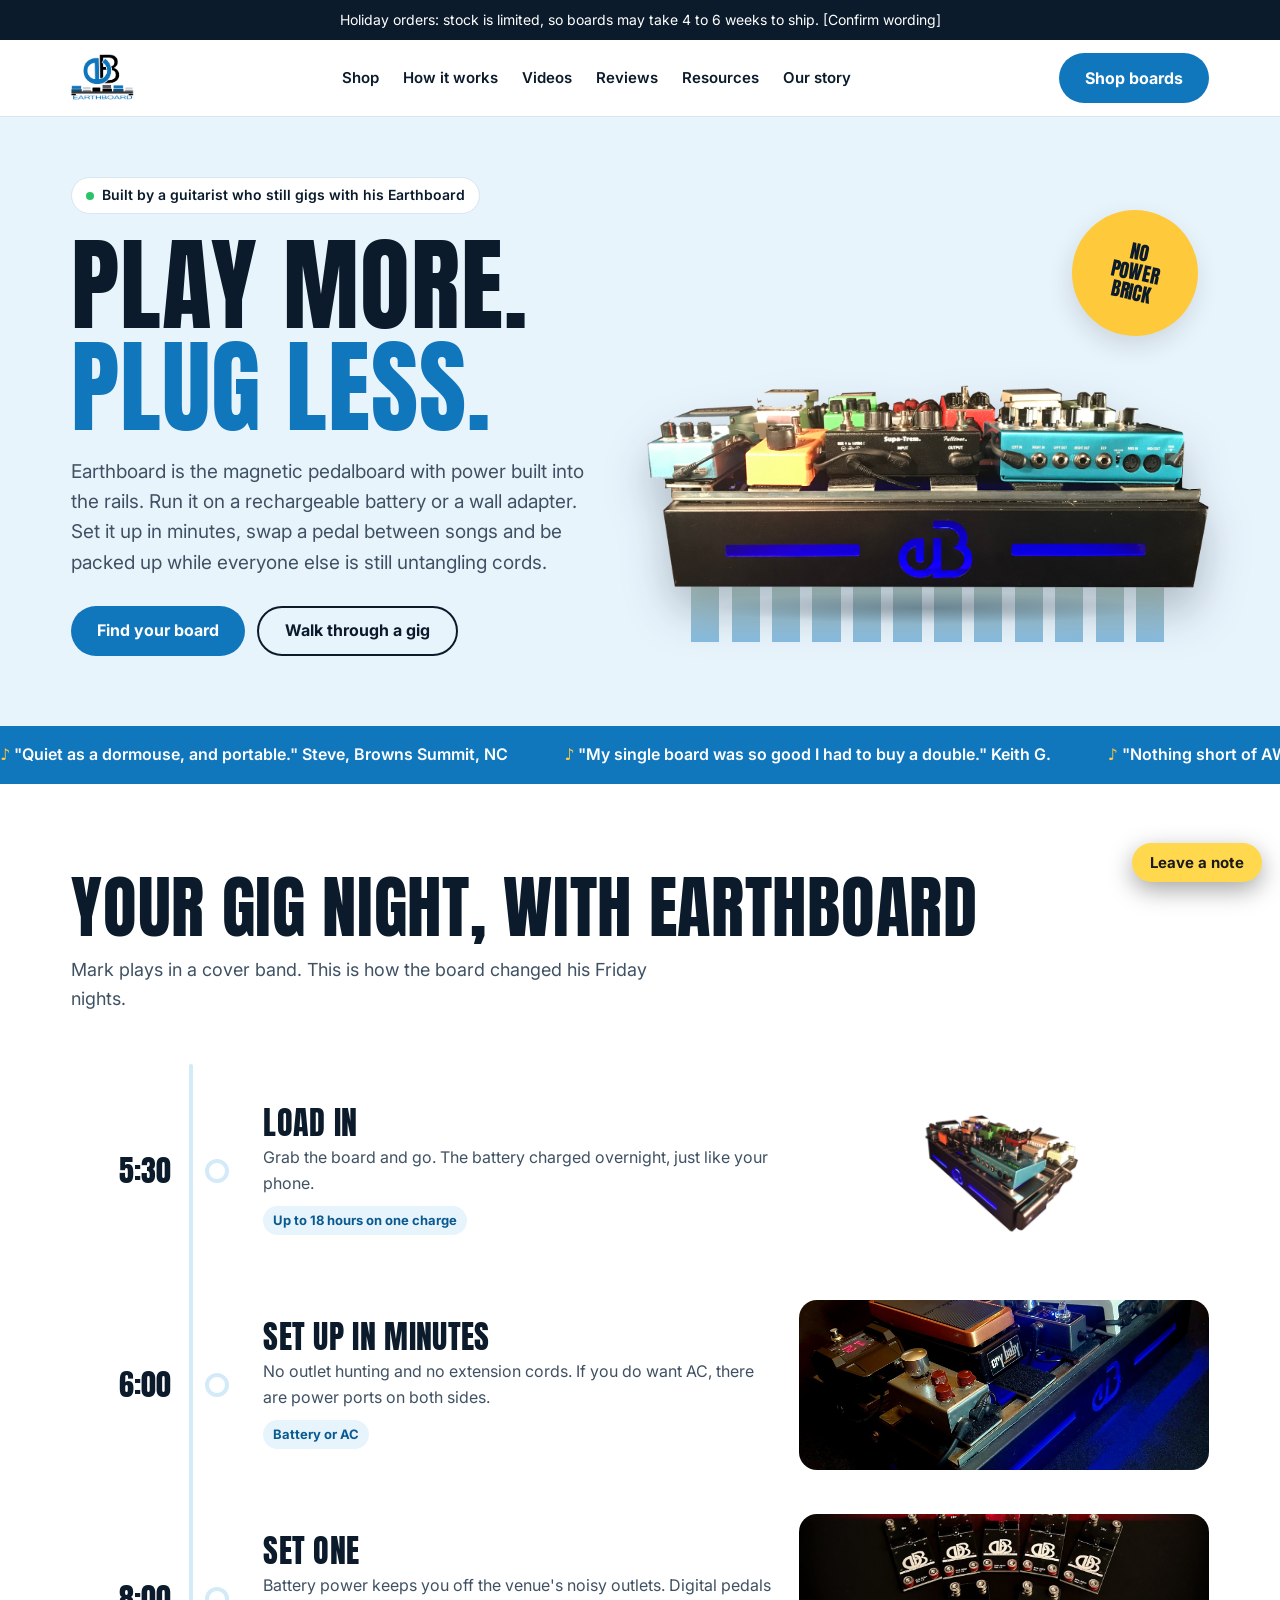
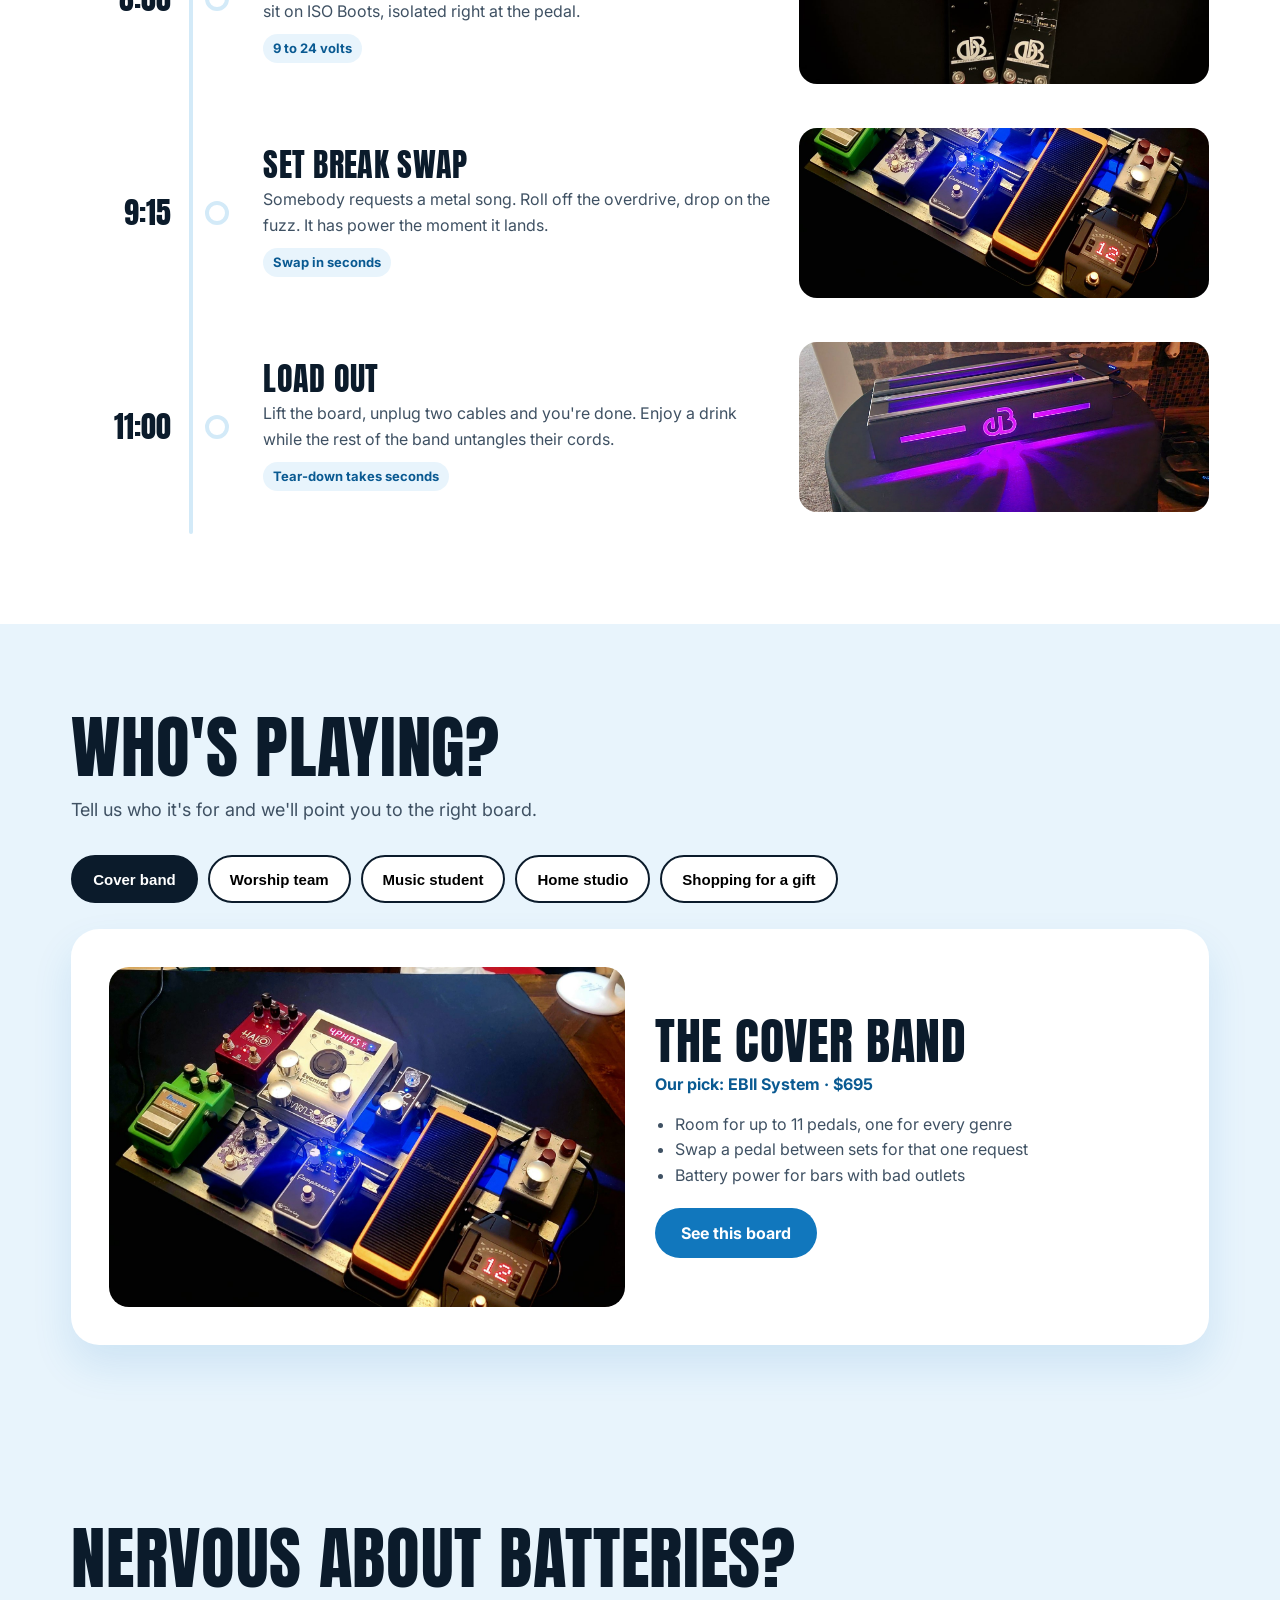
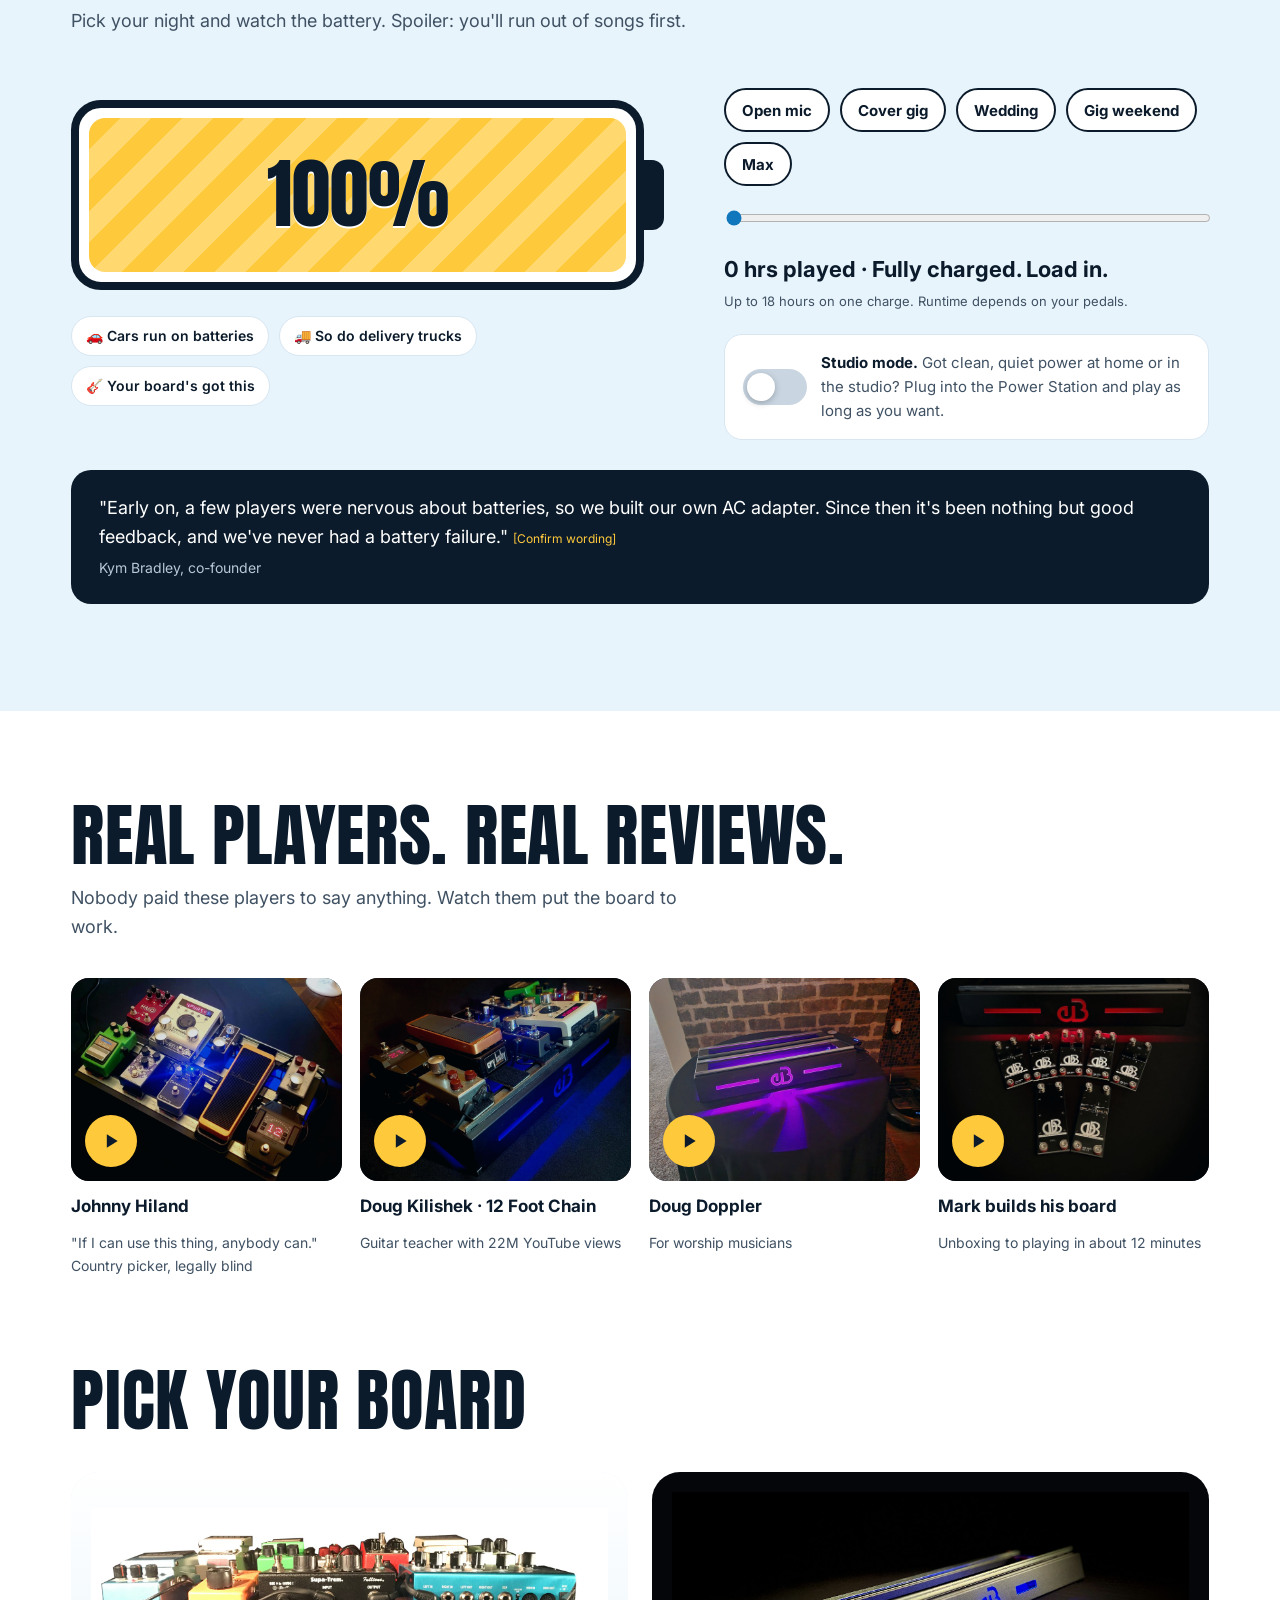
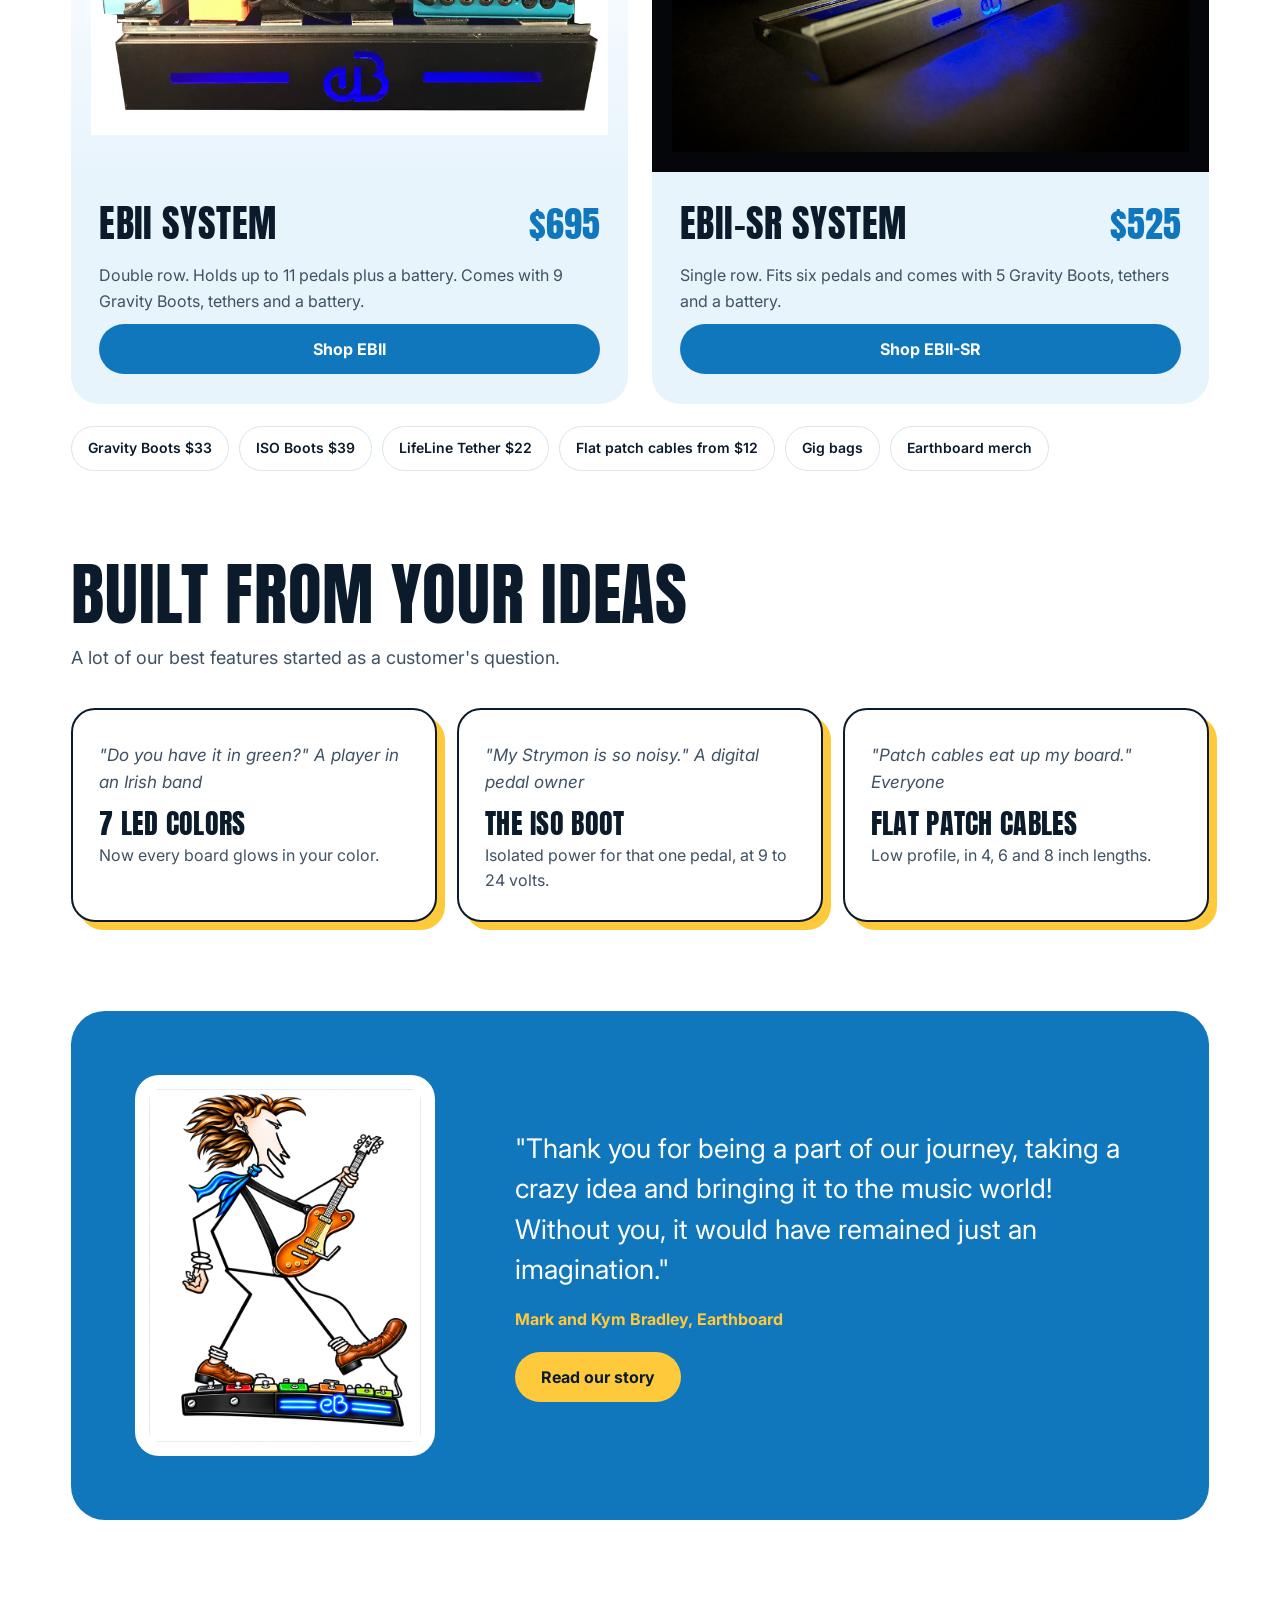
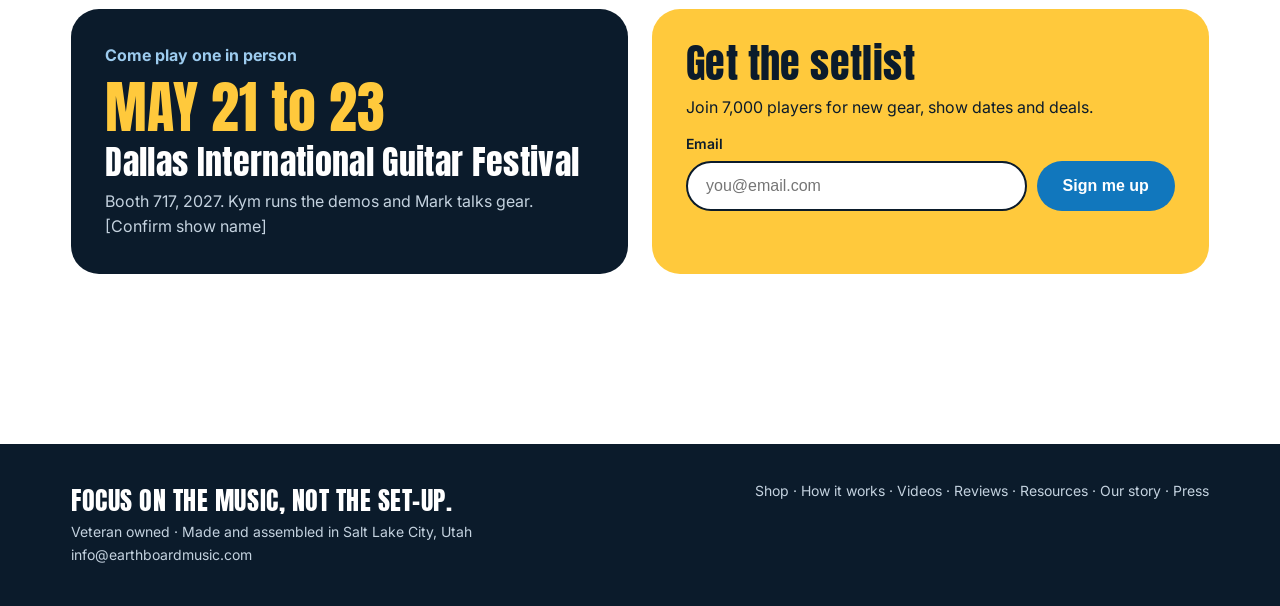
<file: c/index.html>
<!DOCTYPE html>
<html lang="en">
<head>
<meta charset="utf-8">
<meta name="viewport" content="width=device-width, initial-scale=1">
<title>Earthboard · Gig Day</title>
<link rel="preconnect" href="https://fonts.googleapis.com">
<link href="https://fonts.googleapis.com/css2?family=Anton&family=Inter:wght@400;500;600;700&display=swap" rel="stylesheet">
<style>
/* VOICE: friendly, sunny, a bandmate talking you through the night
   IDEA: a gig day schedule. The page runs from load-in to load-out and shows Earthboard at every stop
   PICTURE: the loaded board on a bright sky field with a live equalizer pulsing behind it
   COLOUR and TYPE: white and sky blue, Earthboard blue fields, sunshine yellow accent; Anton display, Inter body
   LAYOUT: hero, quote ticker, timeline with a filling line, player picker, video reviews, boards, player ideas, letter, shows */
:root{color-scheme:light;--ink:#0b1b2b;--dim:#3f5163;--sky:#e8f4fc;--sky2:#d3eaf8;--blue:#1177bd;--deep:#0a5a92;--sun:#ffc93c;--line:#d7e6f1}
*{box-sizing:border-box;min-width:0}
body{margin:0;background:#fff;color:var(--ink);font:16px/1.6 Inter,system-ui,sans-serif;overflow-x:clip}
a{color:var(--deep)}
h1,h2,h3{font-family:Anton,Impact,sans-serif;font-weight:400;margin:0;line-height:1;text-wrap:balance;letter-spacing:.01em}
.wrap{max-width:1240px;margin:0 auto;padding:0 max(4vw,18px)}
.btn{display:inline-flex;align-items:center;justify-content:center;gap:10px;min-height:50px;padding:0 26px;border-radius:999px;font-weight:700;text-decoration:none;border:0;cursor:pointer;font-size:16px}
.btn.go{background:var(--blue);color:#fff}.btn.go:hover{background:var(--deep)}
.btn.sun{background:var(--sun);color:var(--ink)}
.btn.line{border:2px solid var(--ink);color:var(--ink)}
a:focus-visible,button:focus-visible,input:focus-visible{outline:3px solid #ff8a00;outline-offset:3px}

.notice{background:var(--ink);color:#fff;text-align:center;font-size:14px;padding:9px 14px}
.bar{background:#fff;border-bottom:1px solid var(--line);position:sticky;top:0;z-index:20}
.bar .wrap{display:flex;align-items:center;justify-content:space-between;gap:16px;min-height:76px;flex-wrap:wrap}
.bar img{height:48px;width:auto;display:block}
.nav{display:flex;gap:24px;flex-wrap:wrap;font-weight:600;font-size:15px}
.nav a{color:var(--ink);text-decoration:none}

/* hero */
.hero{background:var(--sky);position:relative;overflow:hidden}
.stage{isolation:isolate;background:var(--sky)}
.hero .wrap{display:grid;grid-template-columns:minmax(0,1fr) minmax(0,1.05fr);gap:40px;align-items:center;padding-top:60px;padding-bottom:70px}
.eyebrow{display:inline-flex;align-items:center;gap:8px;background:#fff;border:1px solid var(--line);border-radius:999px;padding:6px 14px;font-weight:600;font-size:14px}
.eyebrow i{width:8px;height:8px;border-radius:50%;background:#2ac36a;box-shadow:0 0 0 0 rgba(42,195,106,.6);animation:live 1.8s infinite}
@keyframes live{70%{box-shadow:0 0 0 10px rgba(42,195,106,0)}100%{box-shadow:0 0 0 0 rgba(42,195,106,0)}}
.hero h1{font-size:clamp(54px,8vw,112px);margin:20px 0 18px;text-transform:uppercase}
.hero h1 span{color:var(--blue)}
.lede{font-size:19px;color:var(--dim);max-width:520px;margin:0 0 28px}
.ctas{display:flex;flex-wrap:wrap;gap:12px}
.stage{position:relative;aspect-ratio:5/4}
.eq{position:absolute;inset:6% 0 0;display:flex;align-items:flex-end;justify-content:center;gap:2.2%}
.eq b{width:5%;border-radius:999px 999px 0 0;background:linear-gradient(180deg,var(--sun),var(--blue));opacity:.45;height:30%;animation:eq 1.6s ease-in-out infinite}
@keyframes eq{0%,100%{height:var(--a)}50%{height:var(--b)}}
.stage img{position:absolute;left:0;right:0;bottom:12%;width:100%;filter:drop-shadow(0 24px 22px rgba(11,27,43,.25));animation:bob 5s ease-in-out infinite}
.stage::after{content:"";position:absolute;left:12%;right:12%;bottom:4%;height:7%;border-radius:50%;background:radial-gradient(closest-side,rgba(11,27,43,.28),transparent);z-index:0}
@keyframes bob{0%,100%{transform:translateY(0)}50%{transform:translateY(-8px)}}
.sticker{position:absolute;top:4%;right:2%;width:126px;height:126px;border-radius:50%;background:var(--sun);display:flex;align-items:center;justify-content:center;text-align:center;font-family:Anton,sans-serif;font-size:19px;line-height:1.05;transform:rotate(12deg);box-shadow:0 10px 24px rgba(0,0,0,.12);animation:spin 18s linear infinite}
@keyframes spin{to{transform:rotate(372deg)}}

/* ticker */
.ticker{background:var(--blue);color:#fff;overflow:hidden}
.ticker div{display:flex;gap:56px;white-space:nowrap;width:max-content;padding:16px 0;animation:tick 38s linear infinite;font-weight:600}
.ticker span::before{content:"♪ ";color:var(--sun)}
@keyframes tick{to{transform:translateX(-50%)}}

.band{padding:clamp(60px,7vw,110px) 0}
.title{font-size:clamp(40px,5.4vw,72px);text-transform:uppercase}
.sub{color:var(--dim);font-size:18px;max-width:620px;margin:14px 0 0}

/* timeline */
.tl{position:relative;margin-top:50px}
.tl::before{content:"";position:absolute;left:118px;top:0;bottom:0;width:4px;background:var(--sky2);border-radius:4px}
.tl .fill{position:absolute;left:118px;top:0;width:4px;height:0;background:var(--blue);border-radius:4px}
.stop{position:relative;display:grid;grid-template-columns:100px 44px minmax(0,1fr) minmax(0,.8fr);gap:0 24px;align-items:center;padding:22px 0}
.time{font-family:Anton,sans-serif;font-size:30px;text-align:right}
.dot{width:24px;height:24px;border-radius:50%;background:#fff;border:4px solid var(--sky2);justify-self:center;transition:all .4s;z-index:1}
.stop.on .dot{border-color:var(--blue);background:var(--sun);transform:scale(1.25)}
.stop h3{font-size:32px;text-transform:uppercase}
.stop p{margin:6px 0 0;color:var(--dim)}
.stop img{width:100%;height:170px;object-fit:cover;border-radius:18px}
.stop .chip{display:inline-block;background:var(--sky);color:var(--deep);border-radius:999px;font-size:13px;font-weight:700;padding:4px 10px;margin-top:10px}

/* picker */
.picker{background:var(--sky)}
.who{display:flex;flex-wrap:wrap;gap:10px;margin:30px 0 26px}
.who button{min-height:48px;padding:0 20px;border-radius:999px;border:2px solid var(--ink);background:#fff;font-weight:700;cursor:pointer;font-size:15px}
.who button[aria-selected=true]{background:var(--ink);color:#fff}
.pick{display:grid;grid-template-columns:minmax(0,1fr) minmax(0,1fr);gap:30px;background:#fff;border-radius:28px;padding:clamp(22px,3vw,38px);box-shadow:0 20px 40px rgba(17,119,189,.12);align-items:center}
.pick img{width:100%;height:340px;object-fit:cover;border-radius:20px;transition:opacity .35s}
.pick h3{font-size:clamp(34px,4vw,50px);text-transform:uppercase}
.pick .rec{display:inline-flex;gap:8px;align-items:center;font-weight:700;color:var(--deep);margin-top:6px}
.pick ul{margin:14px 0 20px;padding-left:20px;color:var(--dim)}
.pick .fade{animation:fade .45s ease}
@keyframes fade{from{opacity:0;transform:translateY(10px)}to{opacity:1;transform:none}}

/* videos */
.vids{display:grid;grid-template-columns:repeat(4,minmax(0,1fr));gap:18px;margin-top:36px}
.vid{text-decoration:none;color:var(--ink);display:flex;flex-direction:column;gap:12px}
.vid .th{position:relative;border-radius:18px;overflow:hidden;aspect-ratio:4/3;background:var(--ink)}
.vid .th img{width:100%;height:100%;object-fit:cover;opacity:.85;transition:transform .5s}
.vid:hover .th img{transform:scale(1.06)}
.vid .play{position:absolute;left:14px;bottom:14px;width:52px;height:52px;border-radius:50%;background:var(--sun);display:flex;align-items:center;justify-content:center}
.vid b{font-size:17px}
.vid span{color:var(--dim);font-size:14px}

/* boards */
.boards{display:grid;grid-template-columns:repeat(2,minmax(0,1fr));gap:24px;margin-top:36px}
.bcard{border-radius:28px;overflow:hidden;background:var(--sky);display:flex;flex-direction:column}
.bcard .im{height:300px;display:flex;align-items:center;justify-content:center;padding:20px;background:linear-gradient(180deg,#fff,var(--sky))}
.bcard .im img{max-width:100%;max-height:100%;object-fit:contain;transition:transform .5s}
.bcard:hover .im img{transform:scale(1.04) rotate(-1deg)}
.bcard .t{padding:24px 28px 30px;display:flex;flex-direction:column;gap:10px}
.bcard .row{display:flex;justify-content:space-between;align-items:baseline;gap:10px}
.bcard h3{font-size:38px;text-transform:uppercase}
.bcard .pr{font-family:Anton,sans-serif;font-size:36px;color:var(--blue)}
.bcard p{margin:0;color:var(--dim)}
.extras{display:flex;flex-wrap:wrap;gap:10px;margin-top:22px}
.extras a{background:#fff;border:1.5px solid var(--line);border-radius:999px;padding:10px 16px;text-decoration:none;color:var(--ink);font-weight:600;font-size:14px;min-height:44px;display:inline-flex;align-items:center}

/* ideas */
.ideas{display:grid;grid-template-columns:repeat(3,minmax(0,1fr));gap:20px;margin-top:36px}
.idea{border:2px solid var(--ink);border-radius:24px;padding:26px;background:#fff;box-shadow:8px 8px 0 var(--sun);transition:transform .3s,box-shadow .3s}
.idea:hover{transform:translate(-3px,-3px);box-shadow:11px 11px 0 var(--sun)}
.idea .q{font-size:17px;font-style:italic;color:var(--dim)}
.idea h3{font-size:28px;text-transform:uppercase;margin-top:12px}
.idea p{margin:6px 0 0;color:var(--dim)}

/* letter */
.letter{display:grid;grid-template-columns:minmax(0,.7fr) minmax(0,1.3fr);gap:40px;align-items:center;background:var(--blue);color:#fff;border-radius:34px;padding:clamp(28px,5vw,64px)}
.letter img{width:100%;max-width:300px;background:#fff;border-radius:24px;padding:14px;animation:bob 4s ease-in-out infinite}
.letter blockquote{margin:0;font-size:clamp(20px,2.3vw,27px);line-height:1.5}
.letter cite{display:block;margin-top:16px;font-style:normal;font-weight:700;color:var(--sun)}

/* show + signup */
.duo{display:grid;grid-template-columns:minmax(0,1fr) minmax(0,1fr);gap:24px}
.show{background:var(--ink);color:#fff;border-radius:28px;padding:34px;display:flex;flex-direction:column;gap:10px}
.show .date{font-family:Anton,sans-serif;font-size:56px;line-height:1;color:var(--sun)}
.join{background:var(--sun);border-radius:28px;padding:34px;display:flex;flex-direction:column;gap:12px}
.join form{display:flex;gap:10px;flex-wrap:wrap}
.join label{display:flex;flex-direction:column;gap:6px;flex:1 1 220px;font-weight:600;font-size:14px}
.join input{min-height:50px;border-radius:999px;border:2px solid var(--ink);padding:0 18px;font-size:16px;background:#fff}
.join .btn{align-self:flex-end}

footer{background:var(--ink);color:#c4d2df;margin-top:80px}
footer .wrap{display:flex;flex-wrap:wrap;justify-content:space-between;gap:20px;padding-top:36px;padding-bottom:40px;font-size:14px}
footer b{color:#fff;font-family:Anton,sans-serif;font-size:26px;font-weight:400;display:block;letter-spacing:.02em}

.js .reveal{opacity:0;transform:translateY(30px);transition:opacity .8s ease,transform .8s cubic-bezier(.2,.8,.2,1)}
.js .reveal.in{opacity:1;transform:none}

@media(max-width:980px){.vids{grid-template-columns:repeat(2,minmax(0,1fr))}.ideas{grid-template-columns:minmax(0,1fr)}}
@media(max-width:860px){.hero .wrap,.pick,.letter,.duo{grid-template-columns:minmax(0,1fr)}.boards{grid-template-columns:minmax(0,1fr)}.nav{display:none}
.tl::before,.tl .fill{left:11px}.stop{grid-template-columns:24px minmax(0,1fr);gap:4px 18px}.stop .dot{grid-row:1/span 3;align-self:start;margin-top:8px}.time{text-align:left;font-size:24px}.stop img{height:200px;margin-top:10px}}
@media(max-width:520px){.vids{grid-template-columns:minmax(0,1fr)}.sticker{width:96px;height:96px;font-size:15px}}
@media(prefers-reduced-motion:reduce){.eq b,.stage img,.sticker,.ticker div,.letter img,.eyebrow i{animation:none}.js .reveal{opacity:1;transform:none;transition:none}}

/* power */
.power{background:var(--sky);--lvl:1}
.night{display:grid;grid-template-columns:minmax(0,1.1fr) minmax(0,.9fr);gap:clamp(28px,5vw,60px);align-items:center;margin-top:30px}
.batt{position:relative;display:flex;align-items:center}
.batt .body{position:relative;flex:1;height:clamp(140px,16vw,190px);border:8px solid var(--ink);border-radius:30px;background:#fff;overflow:hidden;padding:10px}
.batt .cap{width:22px;height:70px;background:var(--ink);border-radius:0 12px 12px 0;margin-left:-2px}
.batt .juice{height:100%;width:calc(var(--lvl) * 100%);border-radius:16px;background:repeating-linear-gradient(135deg,var(--sun) 0 22px,#ffd970 22px 44px);background-size:62px 62px;animation:juice 1.6s linear infinite;transition:width .5s cubic-bezier(.2,.8,.2,1)}
@keyframes juice{to{background-position:62px 0}}
.power.low .juice{background:repeating-linear-gradient(135deg,#ff6a4d 0 22px,#ff9a80 22px 44px);background-size:62px 62px}
.batt .num{position:absolute;inset:0;display:grid;place-items:center;font-family:Anton,sans-serif;font-size:clamp(44px,6vw,80px);color:var(--ink);text-shadow:0 2px 0 #fff}
.plugged{display:none;position:absolute;inset:0;place-items:center;font-family:Anton,sans-serif;font-size:clamp(34px,4.4vw,58px);color:var(--ink);background:var(--sky2);text-transform:uppercase}
.power[data-pmode="wall"] .plugged{display:grid}
.gigs{display:flex;flex-wrap:wrap;gap:10px;margin-top:22px}
.gigs button{border:2px solid var(--ink);background:#fff;color:var(--ink);border-radius:999px;padding:10px 16px;font:700 15px Inter,sans-serif;cursor:pointer;min-height:44px}
.gigs button[aria-pressed="true"]{background:var(--ink);color:#fff}
.slide{width:100%;accent-color:var(--blue);margin-top:18px;height:28px}
.nmsg{font-size:22px;font-weight:700;margin:12px 0 4px;min-height:1.4em}
.fine{color:var(--dim);font-size:13px;margin:0}
.studio{display:flex;align-items:center;gap:14px;margin-top:22px;background:#fff;border:1px solid var(--line);border-radius:18px;padding:16px 18px}
.studio p{margin:0;color:var(--dim);font-size:15px}
.studio b{color:var(--ink)}
.sw3{position:relative;flex:0 0 auto;width:64px;height:36px;border-radius:999px;border:0;background:#c9d6e2;cursor:pointer}
.sw3::after{content:"";position:absolute;top:4px;left:4px;width:28px;height:28px;border-radius:50%;background:#fff;box-shadow:0 2px 6px rgba(0,0,0,.25);transition:left .25s}
.sw3[aria-pressed="true"]{background:var(--blue)}
.sw3[aria-pressed="true"]::after{left:32px}
.facts{display:flex;flex-wrap:wrap;gap:10px;margin-top:26px}
.facts span{background:#fff;border:1px solid var(--line);border-radius:999px;padding:8px 14px;font-weight:600;font-size:14px}
.pquote{margin-top:30px;background:var(--ink);color:#fff;border-radius:20px;padding:24px 28px;font-size:18px}
.pquote small{display:block;color:#b9c7d6;font-size:14px;margin-top:6px}
.conf{color:var(--sun);font-size:12px;white-space:nowrap}
@media(max-width:860px){.night{grid-template-columns:minmax(0,1fr)}}
@media(prefers-reduced-motion:reduce){.batt .juice{animation:none}}
</style>
</head>
<body>

<div class="notice">Holiday orders: stock is limited, so boards may take 4 to 6 weeks to ship. [Confirm wording]</div>
<header class="bar">
<div class="wrap">
<a href="#"><img src="assets/logo.png" alt="Earthboard"></a>
<nav class="nav" aria-label="Main"><a href="#">Shop</a><a href="#gig">How it works</a><a href="#vids">Videos</a><a href="#">Reviews</a><a href="#">Resources</a><a href="#">Our story</a></nav>
<a class="btn go" href="#boards">Shop boards</a>
</div>
</header>

<section class="hero">
<div class="wrap">
<div>
<span class="eyebrow"><i></i>Built by a guitarist who still gigs with his Earthboard</span>
<h1>Play more. <span>Plug less.</span></h1>
<p class="lede">Earthboard is the magnetic pedalboard with power built into the rails. Run it on a rechargeable battery or a wall adapter. Set it up in minutes, swap a pedal between songs and be packed up while everyone else is still untangling cords.</p>
<div class="ctas"><a class="btn go" href="#boards">Find your board</a><a class="btn line" href="#gig">Walk through a gig</a></div>
</div>
<div class="stage">
<div class="eq" aria-hidden="true" id="eq"></div>
<img src="assets/board-cutout.png" alt="Earthboard EBII loaded with colorful pedals and glowing blue">
<div class="sticker" aria-hidden="true">NO<br>POWER<br>BRICK</div>
</div>
</div>
</section>

<div class="ticker" aria-label="What players say"><div>
<span>"Quiet as a dormouse, and portable." Steve, Browns Summit, NC</span><span>"My single board was so good I had to buy a double." Keith G.</span><span>"Nothing short of AWESOME!" Duane G., Perris, CA</span><span>"Shoot, I wish I had invented this." Ned Steinberger</span><span>"I still love this Earthboard pedalboard!" Danny Garwood</span>
<span aria-hidden="true">"Quiet as a dormouse, and portable." Steve, Browns Summit, NC</span><span aria-hidden="true">"My single board was so good I had to buy a double." Keith G.</span><span aria-hidden="true">"Nothing short of AWESOME!" Duane G., Perris, CA</span><span aria-hidden="true">"Shoot, I wish I had invented this." Ned Steinberger</span><span aria-hidden="true">"I still love this Earthboard pedalboard!" Danny Garwood</span>
</div></div>

<section class="band" id="gig">
<div class="wrap">
<h2 class="title reveal">Your gig night, with Earthboard</h2>
<p class="sub reveal">Mark plays in a cover band. This is how the board changed his Friday nights.</p>
<div class="tl" id="tl">
<div class="fill" id="fill"></div>
<div class="stop reveal"><div class="time">5:30</div><span class="dot"></span><div><h3>Load in</h3><p>Grab the board and go. The battery charged overnight, just like your phone.</p><span class="chip">Up to 18 hours on one charge</span></div><img src="assets/board-battery.jpg" alt="Earthboard with battery pack" style="object-fit:contain;background:#fff"></div>
<div class="stop reveal"><div class="time">6:00</div><span class="dot"></span><div><h3>Set up in minutes</h3><p>No outlet hunting and no extension cords. If you do want AC, there are power ports on both sides.</p><span class="chip">Battery or AC</span></div><img src="assets/board-side.jpg" alt="Earthboard EBII loaded and glowing"></div>
<div class="stop reveal"><div class="time">8:00</div><span class="dot"></span><div><h3>Set one</h3><p>Battery power keeps you off the venue's noisy outlets. Digital pedals sit on ISO Boots, isolated right at the pedal.</p><span class="chip">9 to 24 volts</span></div><img src="assets/boots-fan.jpg" alt="Gravity Boots and ISO Boots" style="object-position:50% 75%"></div>
<div class="stop reveal"><div class="time">9:15</div><span class="dot"></span><div><h3>Set break swap</h3><p>Somebody requests a metal song. Roll off the overdrive, drop on the fuzz. It has power the moment it lands.</p><span class="chip">Swap in seconds</span></div><img src="assets/board-top.jpg" alt="Earthboard pedals seen from above" style="object-position:50% 78%"></div>
<div class="stop reveal"><div class="time">11:00</div><span class="dot"></span><div><h3>Load out</h3><p>Lift the board, unplug two cables and you're done. Enjoy a drink while the rest of the band untangles their cords.</p><span class="chip">Tear-down takes seconds</span></div><img src="assets/violet-led.jpg" alt="Earthboard glowing purple on a table at a venue"></div>
</div>
</div>
</section>

<section class="band picker">
<div class="wrap">
<h2 class="title reveal">Who's playing?</h2>
<p class="sub reveal">Tell us who it's for and we'll point you to the right board.</p>
<div class="who" role="tablist" aria-label="Choose a player" id="who"></div>
<div class="pick" id="pick" role="tabpanel">
<img id="pimg" src="assets/board-side.jpg" alt="">
<div id="ptext"></div>
</div>
</div>
</section>

<section class="band power" id="power" data-pmode="battery">
<div class="wrap">
<h2 class="title reveal">Nervous about batteries?</h2>
<p class="sub reveal">Pick your night and watch the battery. Spoiler: you'll run out of songs first.</p>
<div class="night">
<div>
<div class="batt" aria-hidden="true"><div class="body"><div class="juice"></div><div class="num" data-pct>100%</div><div class="plugged">Plugged in</div></div><div class="cap"></div></div>
<div class="facts"><span>🚗 Cars run on batteries</span><span>🚚 So do delivery trucks</span><span>🎸 Your board's got this</span></div>
</div>
<div>
<div class="gigs" role="group" aria-label="Choose your night">
<button type="button" data-set="1">Open mic</button><button type="button" data-set="4">Cover gig</button><button type="button" data-set="6">Wedding</button><button type="button" data-set="12">Gig weekend</button><button type="button" data-set="18">Max</button>
</div>
<input class="slide" type="range" min="0" max="18" step="1" value="0" data-hours aria-label="Hours played">
<p class="nmsg"><span data-hrs>0</span> hrs played · <span data-msg aria-live="polite">Fully charged. Load in.</span></p>
<p class="fine">Up to 18 hours on one charge. Runtime depends on your pedals.</p>
<div class="studio"><button class="sw3" type="button" data-flip aria-pressed="false" aria-label="Studio mode, plug into wall power"></button><p><b>Studio mode.</b> Got clean, quiet power at home or in the studio? Plug into the Power Station and play as long as you want.</p></div>
</div>
</div>
<p class="pquote reveal">"Early on, a few players were nervous about batteries, so we built our own AC adapter. Since then it's been nothing but good feedback, and we've never had a battery failure." <span class="conf">[Confirm wording]</span><small>Kym Bradley, co-founder</small></p>
</div>
</section>

<section class="band" id="vids">
<div class="wrap">
<h2 class="title reveal">Real players. Real reviews.</h2>
<p class="sub reveal">Nobody paid these players to say anything. Watch them put the board to work.</p>
<div class="vids">
<a class="vid reveal" href="https://youtu.be/hooJWS_dT7I"><div class="th"><img src="assets/board-top.jpg" alt="" style="object-position:50% 78%"><span class="play"><svg width="20" height="20" viewBox="0 0 24 24" fill="#0b1b2b" aria-hidden="true"><polygon points="7 4 20 12 7 20"></polygon></svg></span></div><b>Johnny Hiland</b><span>"If I can use this thing, anybody can." Country picker, legally blind</span></a>
<a class="vid reveal" href="https://youtu.be/t0u8fTYF7nw"><div class="th"><img src="assets/board-side.jpg" alt=""><span class="play"><svg width="20" height="20" viewBox="0 0 24 24" fill="#0b1b2b" aria-hidden="true"><polygon points="7 4 20 12 7 20"></polygon></svg></span></div><b>Doug Kilishek · 12 Foot Chain</b><span>Guitar teacher with 22M YouTube views</span></a>
<a class="vid reveal" href="https://youtu.be/z-5PZVrYoxo"><div class="th"><img src="assets/violet-led.jpg" alt=""><span class="play"><svg width="20" height="20" viewBox="0 0 24 24" fill="#0b1b2b" aria-hidden="true"><polygon points="7 4 20 12 7 20"></polygon></svg></span></div><b>Doug Doppler</b><span>For worship musicians</span></a>
<a class="vid reveal" href="#"><div class="th"><img src="assets/boots-fan.jpg" alt="" style="object-position:50% 80%"><span class="play"><svg width="20" height="20" viewBox="0 0 24 24" fill="#0b1b2b" aria-hidden="true"><polygon points="7 4 20 12 7 20"></polygon></svg></span></div><b>Mark builds his board</b><span>Unboxing to playing in about 12 minutes</span></a>
</div>
</div>
</section>

<section class="band" id="boards" style="padding-top:0">
<div class="wrap">
<h2 class="title reveal">Pick your board</h2>
<div class="boards">
<article class="bcard reveal"><div class="im"><img src="assets/board-front-white.jpg" alt="EBII System loaded with pedals"></div><div class="t"><div class="row"><h3>EBII System</h3><span class="pr">$695</span></div><p>Double row. Holds up to 11 pedals plus a battery. Comes with 9 Gravity Boots, tethers and a battery.</p><a class="btn go" href="#">Shop EBII</a></div></article>
<article class="bcard reveal"><div class="im" style="background:#05060a"><img src="assets/sr-glow.jpg" alt="EBII-SR single-row board glowing blue" style="object-fit:cover;width:100%;height:100%"></div><div class="t"><div class="row"><h3>EBII-SR System</h3><span class="pr">$525</span></div><p>Single row. Fits six pedals and comes with 5 Gravity Boots, tethers and a battery.</p><a class="btn go" href="#">Shop EBII-SR</a></div></article>
</div>
<div class="extras"><a href="#">Gravity Boots $33</a><a href="#">ISO Boots $39</a><a href="#">LifeLine Tether $22</a><a href="#">Flat patch cables from $12</a><a href="#">Gig bags</a><a href="#">Earthboard merch</a></div>
</div>
</section>

<section class="band" style="padding-top:0">
<div class="wrap">
<h2 class="title reveal">Built from your ideas</h2>
<p class="sub reveal">A lot of our best features started as a customer's question.</p>
<div class="ideas">
<div class="idea reveal"><p class="q">"Do you have it in green?" A player in an Irish band</p><h3>7 LED colors</h3><p>Now every board glows in your color.</p></div>
<div class="idea reveal"><p class="q">"My Strymon is so noisy." A digital pedal owner</p><h3>The ISO Boot</h3><p>Isolated power for that one pedal, at 9 to 24 volts.</p></div>
<div class="idea reveal"><p class="q">"Patch cables eat up my board." Everyone</p><h3>Flat patch cables</h3><p>Low profile, in 4, 6 and 8 inch lengths.</p></div>
</div>
</div>
</section>

<section class="wrap">
<div class="letter reveal">
<img src="assets/neo.png" alt="Neo, the Earthboard rocker">
<div>
<blockquote>"Thank you for being a part of our journey, taking a crazy idea and bringing it to the music world! Without you, it would have remained just an imagination."</blockquote>
<cite>Mark and Kym Bradley, Earthboard</cite>
<a class="btn sun" href="#" style="margin-top:20px">Read our story</a>
</div>
</div>
</section>

<section class="band">
<div class="wrap duo">
<div class="show reveal">
<span style="font-weight:700;color:#9ccbee">Come play one in person</span>
<span class="date">MAY 21 to 23</span>
<h3 style="font-size:34px">Dallas International Guitar Festival</h3>
<p style="margin:0;color:#c4d2df">Booth 717, 2027. Kym runs the demos and Mark talks gear. [Confirm show name]</p>
</div>
<div class="join reveal">
<h3 style="font-size:40px">Get the setlist</h3>
<p style="margin:0">Join 7,000 players for new gear, show dates and deals.</p>
<form id="sign"><label>Email<input type="email" required placeholder="you@email.com"></label><button class="btn go" type="submit">Sign me up</button></form>
<p id="thanks" hidden style="margin:0;font-weight:600">You're in! (Mockup only, nothing was sent.)</p>
</div>
</div>
</section>

<footer><div class="wrap"><div><b>FOCUS ON THE MUSIC, NOT THE SET-UP.</b>Veteran owned · Made and assembled in Salt Lake City, Utah<br>info@earthboardmusic.com</div><div>Shop · How it works · Videos · Reviews · Resources · Our story · Press</div></div></footer>

<script>
{
const eq=document.getElementById('eq');
for(let i=0;i<12;i++){const b=document.createElement('b');const a=20+Math.random()*30,c=45+Math.random()*50;b.style.setProperty('--a',a+'%');b.style.setProperty('--b',c+'%');b.style.animationDelay=(-Math.random()*1.6)+'s';b.style.animationDuration=(1.1+Math.random()*1.2)+'s';eq.appendChild(b);}
const players=[
 {k:'Cover band',img:'board-top.jpg',h:'The cover band',rec:'EBII System · $695',li:['Room for up to 11 pedals, one for every genre','Swap a pedal between sets for that one request','Battery power for bars with bad outlets']},
 {k:'Worship team',img:'violet-led.jpg',h:'The worship team',rec:'EBII System · $695',li:['Battery power, away from noisy church outlets','A clean stage with no cable mess','Great for portable churches that set up every Sunday']},
 {k:'Music student',img:'sr-glow.jpg',h:'The music student',rec:'EBII-SR System · $525',li:['Fits six pedals and slides into a backpack','Battery powered, so any practice room works','Add boards later with a LifeLine Tether']},
 {k:'Home studio',img:'board-side.jpg',h:'The home studio',rec:'EBII System · $695',li:['Rearrange your sound in seconds','Plug in with the Power Station adapter if you like','Choose an LED color that matches your room']},
 {k:'Shopping for a gift',img:'board-front-white.jpg',h:'The gift giver',rec:'Start with the EBII-SR · $525',li:['Parents, siblings and partners: it comes complete','They just add the pedals they already own','Holiday orders may take 4 to 6 weeks to ship']}
];
const who=document.getElementById('who'),pimg=document.getElementById('pimg'),pt=document.getElementById('ptext');
const tabs=players.map((p,i)=>{const b=document.createElement('button');b.type='button';b.setAttribute('role','tab');b.textContent=p.k;b.setAttribute('aria-selected',i===0?'true':'false');b.addEventListener('click',()=>show(i));who.appendChild(b);return b;});
function show(i){const p=players[i];tabs.forEach((t,j)=>t.setAttribute('aria-selected',j===i?'true':'false'));pimg.src='assets/'+p.img;pimg.alt=p.h;pt.innerHTML='<div class="fade"><h3>'+p.h+'</h3><span class="rec">Our pick: '+p.rec+'</span><ul>'+p.li.map(x=>'<li>'+x+'</li>').join('')+'</ul><a class="btn go" href="#boards">See this board</a></div>';}
show(0);
document.getElementById('sign').addEventListener('submit',e=>{e.preventDefault();document.getElementById('thanks').hidden=false;});
document.documentElement.classList.add('js');
const io=new IntersectionObserver(es=>es.forEach(en=>{if(en.isIntersecting){en.target.classList.add('in');io.unobserve(en.target);}}),{threshold:.12});
document.querySelectorAll('.reveal').forEach((e,i)=>{e.style.transitionDelay=((i%4)*90)+'ms';io.observe(e);});
const tl=document.getElementById('tl'),fill=document.getElementById('fill'),stops=[...tl.querySelectorAll('.stop')];
const onScroll=()=>{const r=tl.getBoundingClientRect();const mid=innerHeight*0.55;const h=Math.max(0,Math.min(r.height,mid-r.top));fill.style.height=h+'px';stops.forEach(s=>{const b=s.getBoundingClientRect();s.classList.toggle('on',b.top+b.height/2<mid);});};
addEventListener('scroll',onScroll,{passive:true});onScroll();
}
</script>
<script>
(function(){
  var root=document.getElementById('power'); if(!root) return;
  var range=root.querySelector('[data-hours]'), lvl=root.querySelectorAll('[data-level]'), pct=root.querySelectorAll('[data-pct]'),
      hrs=root.querySelectorAll('[data-hrs]'), msg=root.querySelector('[data-msg]'), modes=root.querySelectorAll('[data-mode]'),
      chips=root.querySelectorAll('[data-set]');
  var lines=[[0,'Fully charged. Load in.'],[1,'Soundcheck done. Barely a dent.'],[4,'One full gig in. Plenty left.'],[8,'Two gigs deep and still going.'],[12,'A whole weekend of shows.'],[16,'Encore time.'],[18,'Time to charge, like your phone.']];
  function set(h){
    h=+h; var left=Math.max(0,Math.round(100-h/18*100));
    root.style.setProperty('--lvl',left/100);
    lvl.forEach(function(e){e.style.setProperty('--lvl',left/100)});
    pct.forEach(function(e){e.textContent=left+'%'});
    hrs.forEach(function(e){e.textContent=h});
    var m=lines[0][1]; lines.forEach(function(l){ if(h>=l[0]) m=l[1]; }); if(msg) msg.textContent=m;
    root.classList.toggle('low',left<=15);
    chips.forEach(function(c){c.setAttribute('aria-pressed',+c.dataset.set===h?'true':'false')});
  }
  if(range){ range.addEventListener('input',function(){set(range.value)}); set(range.value); }
  chips.forEach(function(c){c.addEventListener('click',function(){ if(range){range.value=c.dataset.set;} set(c.dataset.set); })});
  modes.forEach(function(b){b.addEventListener('click',function(){
    var m=b.dataset.mode; root.dataset.pmode=m;
    modes.forEach(function(x){x.setAttribute('aria-pressed',x.dataset.mode===m?'true':'false')});
  })});
  var sw=root.querySelector('[data-flip]');
  if(sw) sw.addEventListener('click',function(){
    var m=root.dataset.pmode==='wall'?'battery':'wall'; root.dataset.pmode=m; sw.setAttribute('aria-pressed',m==='wall'?'true':'false');
    modes.forEach(function(x){x.setAttribute('aria-pressed',x.dataset.mode===m?'true':'false')});
  });
})();
</script>
<script src="../notes.js"></script>
</body>
</html>
</file>
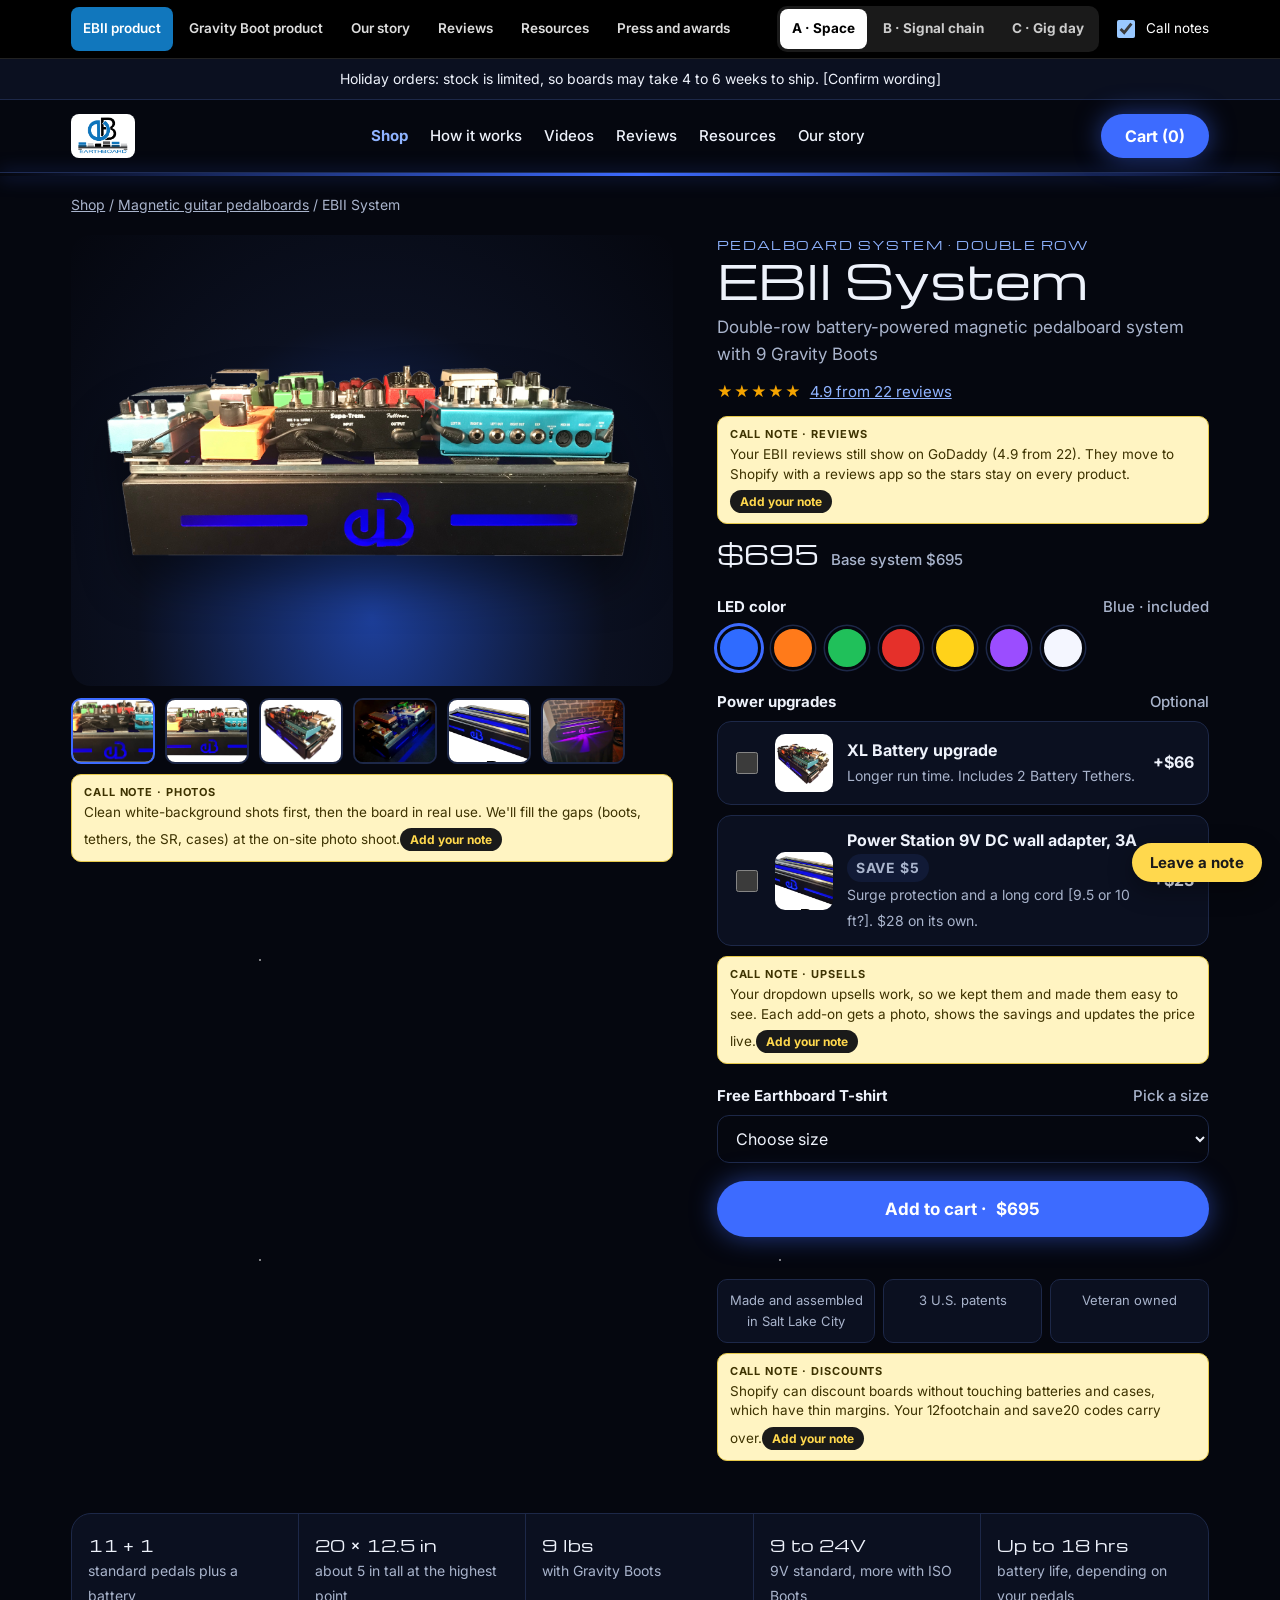
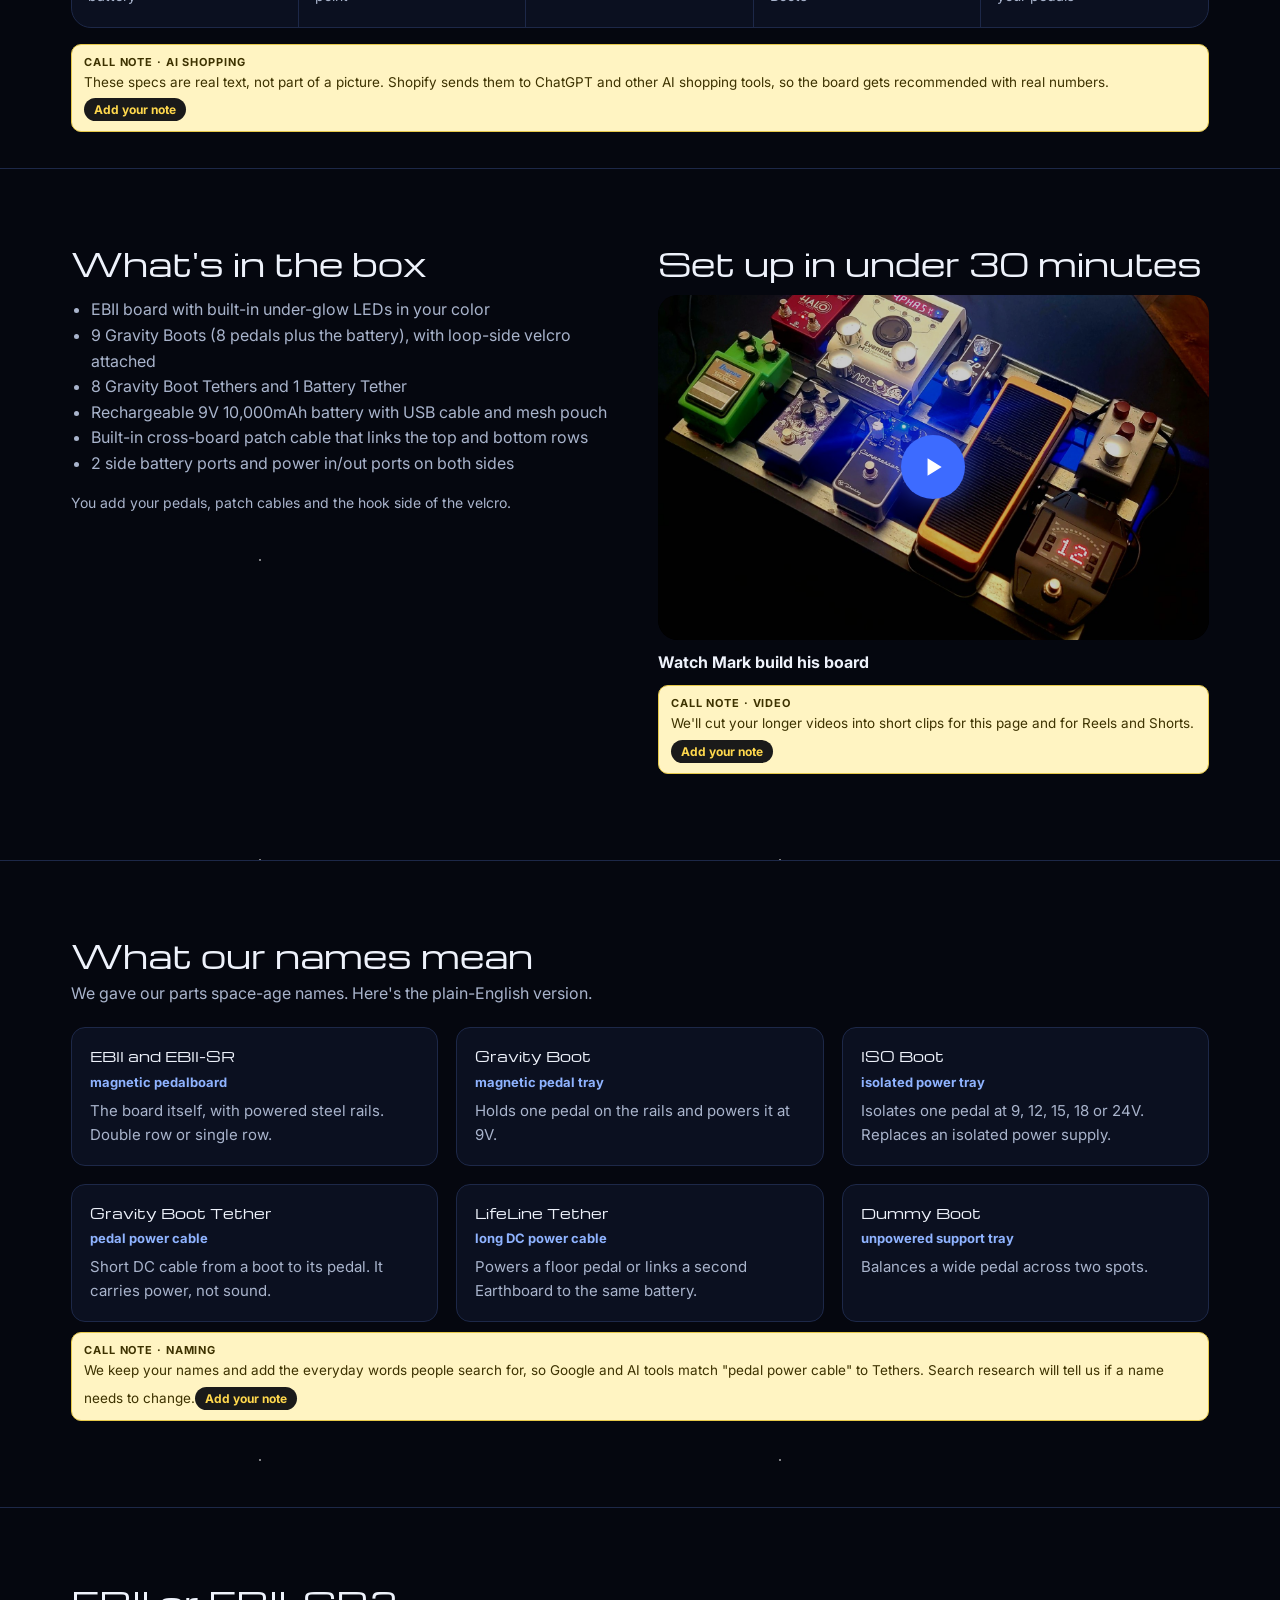
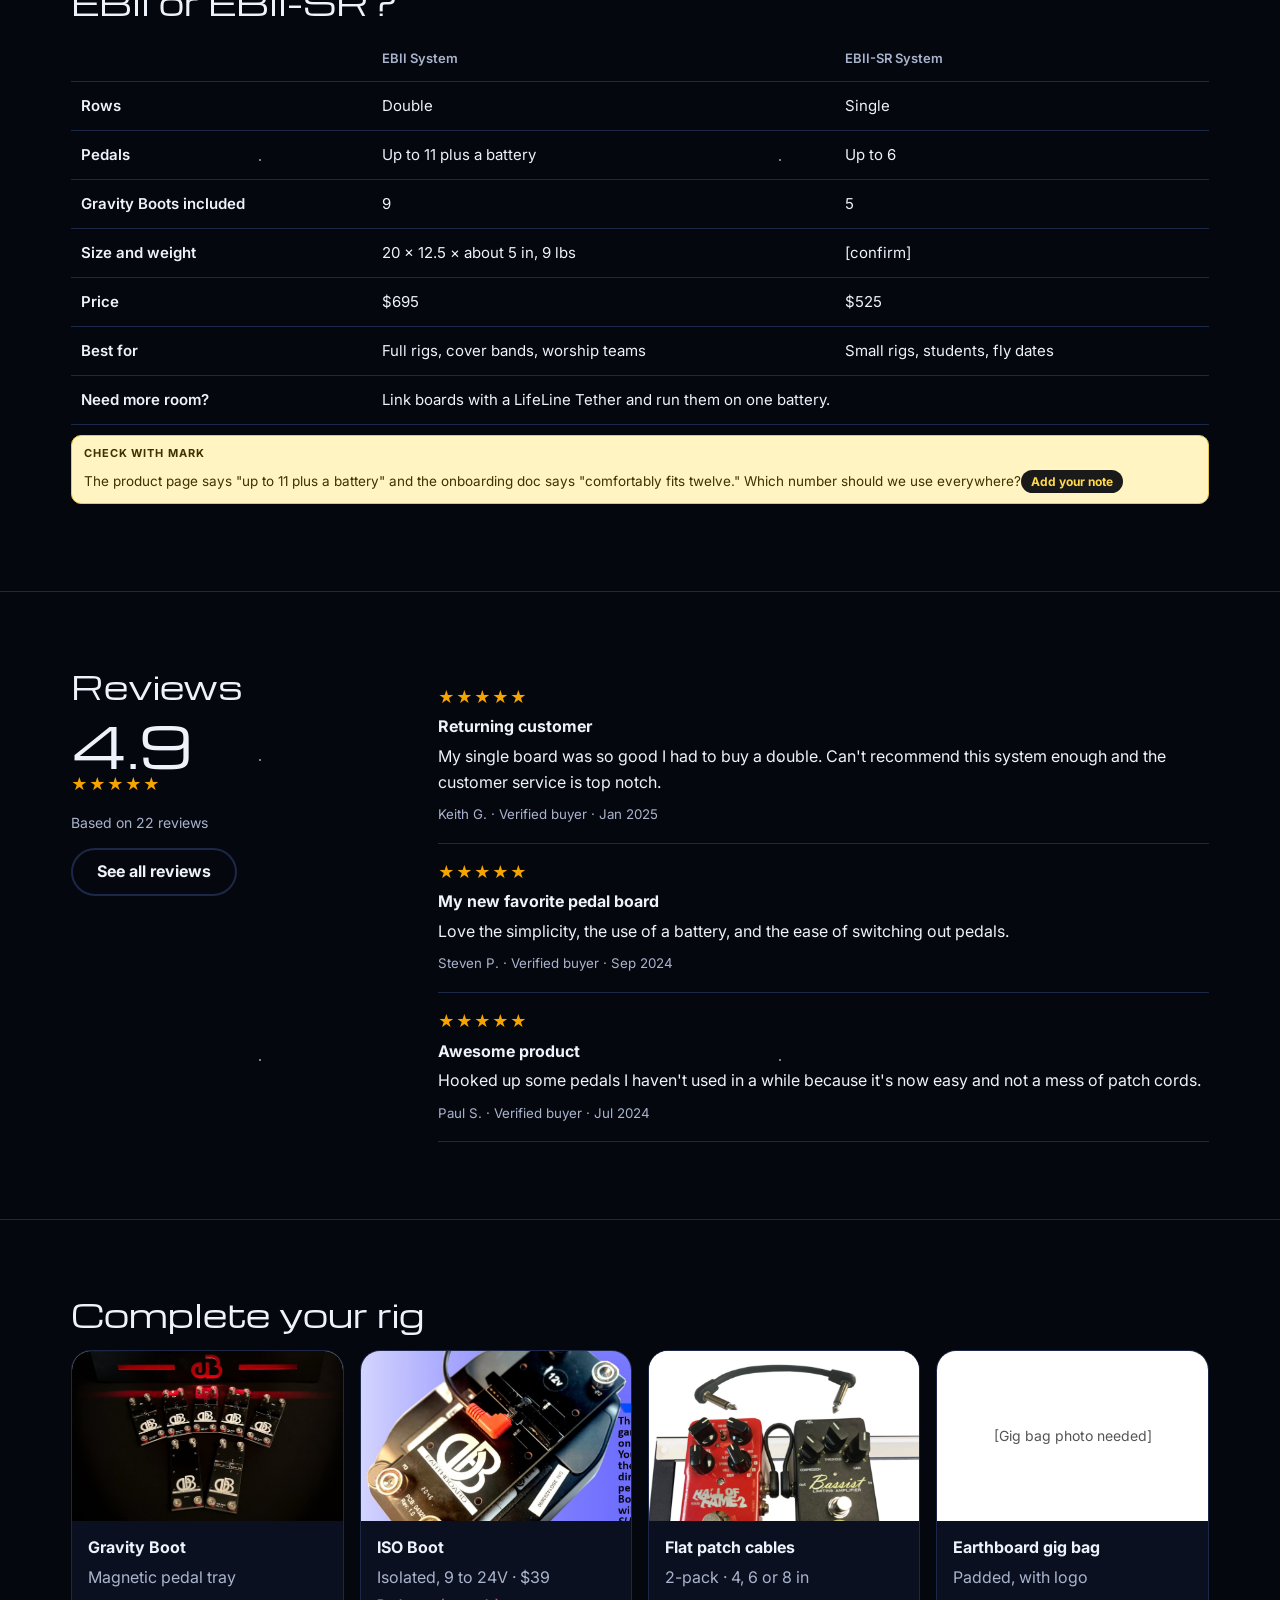
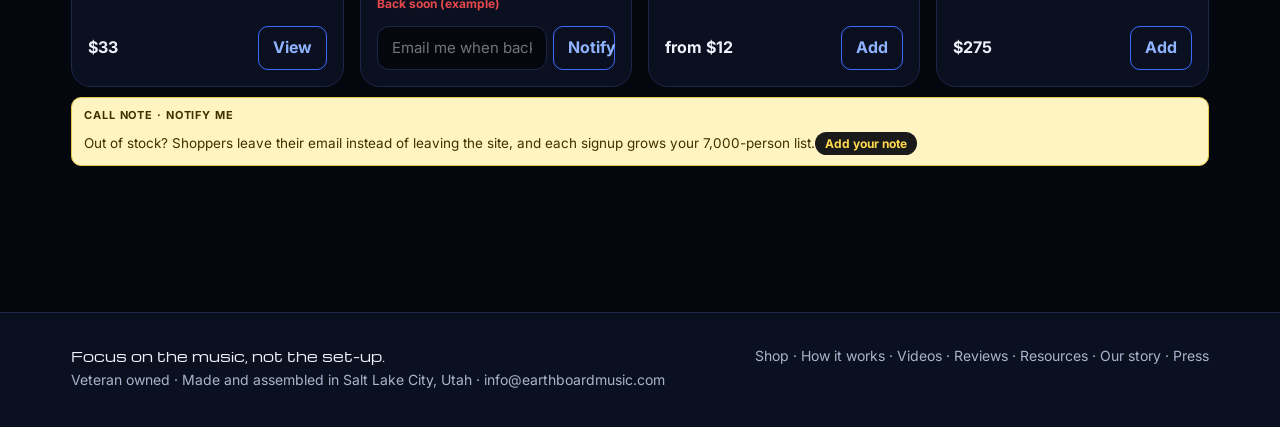
<file: pages/index.html>
<!DOCTYPE html>
<html lang="en" data-skin="a">
<head>
<meta charset="utf-8">
<meta name="viewport" content="width=device-width, initial-scale=1">
<title>Earthboard Site Pages</title>
<link rel="preconnect" href="https://fonts.googleapis.com">
<link href="https://fonts.googleapis.com/css2?family=Michroma&family=Bungee&family=Anton&family=Inter:wght@400;500;600;700;800&display=swap" rel="stylesheet">
<link rel="stylesheet" href="skins.css">
</head>
<body class="notes">

<div class="review">
<div class="wrap">
<nav class="tabs" aria-label="Pages in this draft">
<a href="#ebii" data-v="ebii">EBII product</a>
<a href="#gravity-boot" data-v="gravity-boot">Gravity Boot product</a>
<a href="#story" data-v="story">Our story</a>
<a href="#reviews" data-v="reviews">Reviews</a>
<a href="#resources" data-v="resources">Resources</a>
<a href="#press" data-v="press">Press and awards</a>
</nav>
<div class="tools">
<div class="skins" role="group" aria-label="Match a homepage style">
<button type="button" data-skin="a" aria-pressed="true">A · Space</button>
<button type="button" data-skin="b" aria-pressed="false">B · Signal chain</button>
<button type="button" data-skin="c" aria-pressed="false">C · Gig day</button>
</div>
<label class="toggle"><input type="checkbox" id="nt" checked> Call notes</label>
</div>
</div>
</div>

<div class="ship">Holiday orders: stock is limited, so boards may take 4 to 6 weeks to ship. [Confirm wording]</div>
<header class="site">
<div class="wrap">
<a href="#"><img src="assets/logo.png" alt="Earthboard"></a>
<nav class="nav" aria-label="Main">
<a href="#ebii" data-n="shop">Shop</a><a href="#resources" data-n="how">How it works</a><a href="#reviews" data-n="vid">Videos</a><a href="#reviews" data-n="reviews">Reviews</a><a href="#resources" data-n="resources">Resources</a><a href="#story" data-n="story">Our story</a>
</nav>
<a href="#" class="btn" style="min-height:44px">Cart (0)</a>
</div>
</header>
<div class="rail" aria-hidden="true"></div><div class="ledline" aria-hidden="true"></div>

<!-- ================= EBII ================= -->
<main class="view" id="v-ebii">
<div class="wrap">
<div class="crumbs"><a href="#">Shop</a> / <a href="#">Magnetic guitar pedalboards</a> / EBII System</div>
<div class="top">
<div>
<div class="main-img stage" id="mi"><img id="mimg" src="assets/board-cutout.png" alt="EBII System loaded with pedals, front view"></div>
<div class="thumbs" id="thumbs"></div>
<div class="cn"><b>Call note · photos</b>Clean white-background shots first, then the board in real use. We'll fill the gaps (boots, tethers, the SR, cases) at the on-site photo shoot.</div>
</div>
<div class="buy">
<div class="kicker">Pedalboard system · double row</div>
<h1>EBII System</h1>
<p class="plainname">Double-row battery-powered magnetic pedalboard system with 9 Gravity Boots</p>
<div class="rating"><span class="stars5" aria-hidden="true">★★★★★</span><a href="#reviews">4.9 from 22 reviews</a></div>
<div class="cn"><b>Call note · reviews</b>Your EBII reviews still show on GoDaddy (4.9 from 22). They move to Shopify with a reviews app so the stars stay on every product.</div>
<div class="price"><span id="total">$695</span><small>Base system $695</small></div>
<div class="opt"><h4>LED color <span id="ledlabel">Blue · included</span></h4><div class="swatches" id="ledsw"></div></div>
<div class="opt">
<h4>Power upgrades <span>Optional</span></h4>
<label class="addon"><input type="checkbox" data-add="66"><img src="assets/board-battery.jpg" alt=""><span class="t"><b>XL Battery upgrade</b><span>Longer run time. Includes 2 Battery Tethers.</span></span><span class="p">+$66</span></label>
<label class="addon"><input type="checkbox" data-add="23"><img src="assets/board-only.jpg" alt=""><span class="t"><b>Power Station 9V DC wall adapter, 3A <span class="pill">Save $5</span></b><span>Surge protection and a long cord [9.5 or 10 ft?]. $28 on its own.</span></span><span class="p">+$23</span></label>
<div class="cn"><b>Call note · upsells</b>Your dropdown upsells work, so we kept them and made them easy to see. Each add-on gets a photo, shows the savings and updates the price live.</div>
</div>
<div class="opt"><h4>Free Earthboard T-shirt <span>Pick a size</span></h4><select aria-label="T-shirt size"><option>Choose size</option><option>Small</option><option>Medium</option><option>Large</option><option>XL</option><option>2XL</option><option>3XL</option></select></div>
<button class="btn cartbtn" id="add" type="button">Add to cart · <span id="total2">$695</span></button>
<div class="added" id="addmsg" aria-live="polite"></div>
<div class="perks"><div>Made and assembled in Salt Lake City</div><div>3 U.S. patents</div><div>Veteran owned</div></div>
<div class="cn"><b>Call note · discounts</b>Shopify can discount boards without touching batteries and cases, which have thin margins. Your 12footchain and save20 codes carry over.</div>
</div>
</div>
<div class="facts" aria-label="Key specs">
<div><b>11 + 1</b><span>standard pedals plus a battery</span></div>
<div><b>20 × 12.5 in</b><span>about 5 in tall at the highest point</span></div>
<div><b>9 lbs</b><span>with Gravity Boots</span></div>
<div><b>9 to 24V</b><span>9V standard, more with ISO Boots</span></div>
<div><b>Up to 18 hrs</b><span>battery life, depending on your pedals</span></div>
</div>
<div class="cn" style="margin:-28px 0 36px"><b>Call note · AI shopping</b>These specs are real text, not part of a picture. Shopify sends them to ChatGPT and other AI shopping tools, so the board gets recommended with real numbers.</div>
</div>

<section class="band"><div class="wrap grid2">
<div>
<h2>What's in the box</h2>
<ul class="muted" style="padding-left:20px">
<li>EBII board with built-in under-glow LEDs in your color</li>
<li>9 Gravity Boots (8 pedals plus the battery), with loop-side velcro attached</li>
<li>8 Gravity Boot Tethers and 1 Battery Tether</li>
<li>Rechargeable 9V 10,000mAh battery with USB cable and mesh pouch</li>
<li>Built-in cross-board patch cable that links the top and bottom rows</li>
<li>2 side battery ports and power in/out ports on both sides</li>
</ul>
<p class="muted" style="font-size:14px">You add your pedals, patch cables and the hook side of the velcro.</p>
</div>
<div>
<h2>Set up in under 30 minutes</h2>
<a class="vcard" href="#" style="margin-top:14px"><div class="th"><img src="assets/board-top.jpg" alt="" style="object-position:50% 78%"><i><span><svg width="26" height="26" viewBox="0 0 24 24" fill="#fff" aria-hidden="true"><polygon points="7 4 20 12 7 20"></polygon></svg></span></i></div><b>Watch Mark build his board</b></a>
<div class="cn"><b>Call note · video</b>We'll cut your longer videos into short clips for this page and for Reels and Shorts.</div>
</div>
</div></section>

<section class="band"><div class="wrap">
<h2>What our names mean</h2>
<p class="muted" style="margin:8px 0 20px;max-width:680px">We gave our parts space-age names. Here's the plain-English version.</p>
<div class="grid3 gloss">
<div><b>EBII and EBII-SR</b><i>magnetic pedalboard</i><p>The board itself, with powered steel rails. Double row or single row.</p></div>
<div><b>Gravity Boot</b><i>magnetic pedal tray</i><p>Holds one pedal on the rails and powers it at 9V.</p></div>
<div><b>ISO Boot</b><i>isolated power tray</i><p>Isolates one pedal at 9, 12, 15, 18 or 24V. Replaces an isolated power supply.</p></div>
<div><b>Gravity Boot Tether</b><i>pedal power cable</i><p>Short DC cable from a boot to its pedal. It carries power, not sound.</p></div>
<div><b>LifeLine Tether</b><i>long DC power cable</i><p>Powers a floor pedal or links a second Earthboard to the same battery.</p></div>
<div><b>Dummy Boot</b><i>unpowered support tray</i><p>Balances a wide pedal across two spots.</p></div>
</div>
<div class="cn"><b>Call note · naming</b>We keep your names and add the everyday words people search for, so Google and AI tools match "pedal power cable" to Tethers. Search research will tell us if a name needs to change.</div>
</div></section>

<section class="band"><div class="wrap">
<h2>EBII or EBII-SR?</h2>
<div class="scroll" style="margin-top:16px"><table>
<thead><tr><th></th><th>EBII System</th><th>EBII-SR System</th></tr></thead>
<tbody>
<tr><td>Rows</td><td>Double</td><td>Single</td></tr>
<tr><td>Pedals</td><td>Up to 11 plus a battery</td><td>Up to 6</td></tr>
<tr><td>Gravity Boots included</td><td>9</td><td>5</td></tr>
<tr><td>Size and weight</td><td>20 × 12.5 × about 5 in, 9 lbs</td><td>[confirm]</td></tr>
<tr><td>Price</td><td>$695</td><td>$525</td></tr>
<tr><td>Best for</td><td>Full rigs, cover bands, worship teams</td><td>Small rigs, students, fly dates</td></tr>
<tr><td>Need more room?</td><td colspan="2">Link boards with a LifeLine Tether and run them on one battery.</td></tr>
</tbody></table></div>
<div class="cn"><b>Check with Mark</b>The product page says "up to 11 plus a battery" and the onboarding doc says "comfortably fits twelve." Which number should we use everywhere?</div>
</div></section>

<section class="band" id="ebii-rev"><div class="wrap grid2" style="grid-template-columns:minmax(0,.6fr) minmax(0,1.4fr)">
<div><h2>Reviews</h2><div class="bigscore" style="margin-top:12px">4.9</div><div class="stars5">★★★★★</div><p class="muted" style="font-size:14px">Based on 22 reviews</p><a class="btn ghost" href="#reviews">See all reviews</a></div>
<div>
<div class="revrow"><span class="stars5">★★★★★</span><b>Returning customer</b><p>My single board was so good I had to buy a double. Can't recommend this system enough and the customer service is top notch.</p><small>Keith G. · Verified buyer · Jan 2025</small></div>
<div class="revrow"><span class="stars5">★★★★★</span><b>My new favorite pedal board</b><p>Love the simplicity, the use of a battery, and the ease of switching out pedals.</p><small>Steven P. · Verified buyer · Sep 2024</small></div>
<div class="revrow"><span class="stars5">★★★★★</span><b>Awesome product</b><p>Hooked up some pedals I haven't used in a while because it's now easy and not a mess of patch cords.</p><small>Paul S. · Verified buyer · Jul 2024</small></div>
</div>
</div></section>

<section class="band"><div class="wrap">
<h2>Complete your rig</h2>
<div class="grid4" style="margin-top:18px">
<div class="card"><img src="assets/boots-fan.jpg" alt="Gravity Boots" style="object-position:50% 75%"><div class="t"><b>Gravity Boot</b><span class="muted">Magnetic pedal tray</span><div class="row"><strong>$33</strong><a class="mini" href="#gravity-boot">View</a></div></div></div>
<div class="card"><img src="assets/iso-boot.jpg" alt="ISO Boot"><div class="t"><b>ISO Boot</b><span class="muted">Isolated, 9 to 24V · $39</span><span class="oos">Back soon (example)</span><div class="notify"><input type="email" aria-label="Email for restock alert" placeholder="Email me when back"><button class="mini" type="button">Notify</button></div></div></div>
<div class="card"><img src="assets/patch-cables.jpg" alt="Flat patch cables" style="object-position:50% 10%"><div class="t"><b>Flat patch cables</b><span class="muted">2-pack · 4, 6 or 8 in</span><div class="row"><strong>from $12</strong><button class="mini" type="button">Add</button></div></div></div>
<div class="card"><div class="ph">[Gig bag photo needed]</div><div class="t"><b>Earthboard gig bag</b><span class="muted">Padded, with logo</span><div class="row"><strong>$275</strong><button class="mini" type="button">Add</button></div></div></div>
</div>
<div class="cn"><b>Call note · notify me</b>Out of stock? Shoppers leave their email instead of leaving the site, and each signup grows your 7,000-person list.</div>
</div></section>
</main>

<!-- ================= GRAVITY BOOT ================= -->
<main class="view" id="v-gravity-boot" hidden>
<div class="wrap">
<div class="crumbs"><a href="#">Shop</a> / <a href="#">Magnetic pedal trays</a> / Gravity Boot</div>
<div class="top">
<div>
<div class="main-img dark"><img src="assets/boots-fan.jpg" alt="Gravity Boots and ISO Boots in front of a board with red LEDs" style="object-position:50% 70%"></div>
<div class="cn"><b>Call note · photos</b>Great for the category page. For this product we'll add white-background close-ups of one Gravity Boot, top and bottom, at the shoot.</div>
</div>
<div class="buy">
<div class="kicker">Boots · magnetic pedal tray</div>
<h1>Gravity Boot</h1>
<p class="plainname">9V magnetic pedal tray that holds one pedal and powers it from the rails</p>
<div class="rating"><span class="stars5" aria-hidden="true">★★★★★</span><span>4 reviews</span></div>
<div class="price"><span id="gtotal">$43</span><small>Boot $33</small></div>
<div class="opt">
<h4>Add a Gravity Boot Tether (pedal power cable)? <span>Each pedal needs one</span></h4>
<div class="choice">
<label><input type="radio" name="teth" value="10" checked><b>Yes, add a tether <span class="pill">Save $4</span></b><span>+$10 with a boot · $14 on its own</span></label>
<label><input type="radio" name="teth" value="0"><b>No thanks</b><span>I already have a tether</span></label>
</div>
<div class="cn"><b>Call note · bundle</b>Mark mentioned the tether is $14 alone and less with a boot. Showing the savings makes yes the easy choice, and it's pre-selected because every pedal needs one.</div>
</div>
<div class="opt"><h4>How many pedals? <span>One boot per pedal</span></h4><select id="gq" aria-label="Quantity"><option>1</option><option>2</option><option>3</option><option>4</option><option>5</option><option>6</option></select></div>
<button class="btn cartbtn" id="gadd" type="button">Add to cart · <span id="gtotal2">$43</span></button>
<div class="added" id="gmsg" aria-live="polite"></div>
</div>
</div>
</div>
<section class="band"><div class="wrap grid2">
<div>
<h2>What in the heck are Gravity Boots?</h2>
<p class="muted">Gravity Boots are trays with magnetic feet that hold your pedals to the steel rails. Each one has circuitry inside and powers its pedal through a Gravity Boot Tether. Once every pedal has its own boot, rearranging your board is as easy as moving the trays around.</p>
<ul class="muted" style="padding-left:20px"><li>Comes with loop-side velcro, ready for your pedal</li><li>Powers a standard 9V pedal</li><li>Tether not included unless you add it above</li></ul>
</div>
<div>
<h2>Which boot do I need?</h2>
<div class="scroll" style="margin-top:14px"><table>
<thead><tr><th>Boot</th><th>Use it for</th><th>Price</th></tr></thead>
<tbody><tr><td>Gravity Boot</td><td>Most 9V pedals</td><td>$33</td></tr><tr><td>ISO Boot</td><td>Digital or noisy pedals, or 12 to 24V</td><td>$39</td></tr><tr><td>Dummy Boot</td><td>Balancing a wide pedal (no power)</td><td>$24</td></tr></tbody>
</table></div>
</div>
</div></section>
</main>

<!-- ================= OUR STORY ================= -->
<main class="view" id="v-story" hidden>
<section class="phero"><div class="wrap">
<div class="kicker">Our story</div>
<h1>A crazy idea, built at the kitchen table.</h1>
<p>We built our first Earthboard in 2018. It was held together with duct tape and had stuff sticking out all over the place. Today it's a patented pedalboard system that guitarists play all over the country.</p>
</div></section>

<section class="band"><div class="wrap grid2">
<div>
<h2>From duct tape to patents</h2>
<p class="muted">Mark has gigged for decades, so he knew every headache a pedalboard can cause. He tweaked and re-tweaked the design until Earthboard was a real game changer, and he still gigs with his own Earthboard.</p>
<p class="muted">We assembled the first boards at our kitchen table. Kym brought her sales, business development and product management skills, and even learned how to use a rivet gun. In late 2019 we moved from Nashville to Salt Lake City and built local engineering and manufacturing relationships there.</p>
<p class="muted">The steel rails and platforms are made in Salt Lake City. Every Earthboard is made and assembled in the USA, and Rare Earth Music is veteran owned.</p>
</div>
<div class="plate" style="aspect-ratio:4/3;background:#03040a"><img src="assets/sr-glow.jpg" alt="Earthboard single-row board glowing blue" style="width:100%;height:100%;object-fit:cover"></div>
</div></section>

<section class="band"><div class="wrap">
<h2>Why "boots" and "tethers"?</h2>
<p class="muted" style="margin:8px 0 22px;max-width:680px">Every name traces back to one magnet.</p>
<div class="chain">
<div><b>Rare earth magnets</b><span>Nobody else used them on a pedalboard.</span></div>
<div><b>Rare Earth Music</b><span>So that became our company name.</span></div>
<div><b>Earthboard</b><span>A pedalboard with an earthy twist.</span></div>
<div><b>Out of this world</b><span>Our first ad had an astronaut floating with a board.</span></div>
<div><b>Boots and tethers</b><span>Trays became space boots. Cables became lifeline tethers.</span></div>
</div>
<div class="cn"><b>Call note · names</b>This page tells the naming story Kym shared on the call, so the fun names make sense and search engines can connect them to plain words.</div>
</div></section>

<section class="band"><div class="wrap">
<h2>Who does what</h2>
<p class="muted" style="margin:8px 0 22px">Just the two of us, wearing every hat.</p>
<div class="people">
<div class="person"><div class="ph">[New photo of Mark]</div><div class="t"><h3>Mark Bradley</h3><p class="role">Dreams it up, builds it, gigs it</p><ul><li>Lifelong guitarist who still plays out in a cover band</li><li>Retired Delta pilot who spent eight years in flight operations</li><li>Son of an engineer and an artist, and it shows</li><li>Builds and tests every board in his workshop</li></ul></div></div>
<div class="person"><div class="ph">[New photo of Kym. She mentioned wanting an updated one]</div><div class="t"><h3>Kym Bradley</h3><p class="role">Sells it, demos it, keeps us in business</p><ul><li>Long career in sales and business development</li><li>Runs the booth demos at every show</li><li>Can build a board herself, rivet gun and all</li><li>Keeps a close eye on every penny</li></ul></div></div>
</div>
<div class="cn"><b>Call note · "Executive team"</b>Mark felt "Executive team" was too corporate. "Who does what" fits your cheeky voice. We left out the third partner, as you asked.</div>
</div></section>

<section class="band"><div class="wrap">
<h2>Built from your ideas</h2>
<div class="grid3" style="margin-top:20px">
<div class="quote"><small>A player in an Irish band asked for green</small><p><b>7 LED colors</b></p><small>Now every board glows in your color.</small></div>
<div class="quote"><small>A customer's Strymon pedal was noisy</small><p><b>The ISO Boot</b></p><small>Isolated power for one pedal, at 9 to 24 volts.</small></div>
<div class="quote"><small>Patch cables cluttered the board</small><p><b>Flat patch cables</b></p><small>Low profile, in 4, 6 and 8 inch lengths.</small></div>
</div>
</div></section>

<section class="band"><div class="wrap">
<div class="kicker">A note from us</div>
<h2 style="margin:8px 0 20px">To our valued customers</h2>
<div class="letterbox">
<p>Thank you for being a part of our journey, taking a crazy idea and bringing it to the music world! We appreciate that you trusted and took a leap of faith with us! Without you, it would have remained just an imagination...</p>
<p>Our priority is in the excellence of our products and services, something we are committed to and would never sacrifice. In line with this goal, we ask you to share with us your feedback at any time, be it positive or negative. There is always room for improvement, so if we can serve you better in any way, please tell us.</p>
<p>We hope you'll continue to want to do business with us in the coming years. We have more amazing, "game-changing" products coming. Our hope is that each and every one of them either blows your mind or delights you!</p>
<p>Thank you again for your support. We are humbled and grateful beyond words.</p>
<p class="sign">The Earthboard team</p>
<p style="margin:0" class="muted">Focus on the Music, Not the Set-Up</p>
</div>
<div class="cn"><b>Call note · Kym's letter</b>Kym found this at the end of the Testimonials tab and suggested it belongs on About Us. Here it is, word for word.</div>
</div></section>

<section class="band"><div class="wrap grid2">
<div>
<h2>What's next</h2>
<p class="muted">We're working on the next generation of Earthboard, and we're building it in the open. First come upgrades that work with the board you own today. Follow along, and you'll see it before anyone else.</p>
<a class="btn" href="#">Get Gen 3 updates</a>
<div class="cn"><b>Call note · rollout</b>Mark will share the backward-compatible release plan after meeting with Tad and Gary. This section updates once we know what can be shown.</div>
</div>
<div class="panel">
<div class="kicker">Come see us</div>
<h3 style="margin:8px 0">Dallas International Guitar Festival</h3>
<p class="muted" style="margin:0">May 21 to 23, 2027 · Booth 717 [confirm show name]</p>
<p class="muted" style="margin:12px 0 0">We may also be at AMIGO Guitar Shows in SoCal, Nashville and Dallas. [confirm]</p>
</div>
</div></section>

<section class="band"><div class="wrap">
<h3>Patents</h3>
<p class="muted" style="margin:6px 0 0">U.S. Patent Nos. 10,395,631 · 10,916,896 · 10,923,090. All three were granted within one year, including the LED under-light. Rare Earth Music LLC · Millcreek, Utah</p>
<div class="cn"><b>Call note · AI facts</b>Some AI tools still say you're in Nashville. Saying Millcreek, Utah here helps correct that.</div>
</div></section>
</main>

<!-- ================= REVIEWS ================= -->
<main class="view" id="v-reviews" hidden>
<section class="phero"><div class="wrap grid2" style="align-items:end">
<div><div class="kicker">Reviews and testimonials</div><h1>Don't take our word for it.</h1><p>Players, teachers and gear legends on what changed when they switched to Earthboard.</p></div>
<div style="display:flex;gap:28px;flex-wrap:wrap">
<div><div class="bigscore">4.9</div><div class="stars5">★★★★★</div><span class="muted" style="font-size:14px">22 EBII reviews</span></div>
<div><div class="bigscore">67</div><span class="muted" style="font-size:14px">photo testimonials from players</span></div>
</div>
</div></section>

<section class="band"><div class="wrap">
<h2>Video reviews</h2>
<div class="grid3" style="margin-top:20px">
<a class="vcard" href="https://youtu.be/hooJWS_dT7I"><div class="th"><img src="assets/board-top.jpg" alt="" style="object-position:50% 78%"><i><span><svg width="24" height="24" viewBox="0 0 24 24" fill="#fff" aria-hidden="true"><polygon points="7 4 20 12 7 20"></polygon></svg></span></i></div><b>Johnny Hiland</b><span class="muted">Country picker who has played with nearly everyone. Legally blind, and says if he can use it, anybody can.</span></a>
<a class="vcard" href="https://youtu.be/t0u8fTYF7nw"><div class="th"><img src="assets/board-side.jpg" alt=""><i><span><svg width="24" height="24" viewBox="0 0 24 24" fill="#fff" aria-hidden="true"><polygon points="7 4 20 12 7 20"></polygon></svg></span></i></div><b>Doug Kilishek · 12 Foot Chain</b><span class="muted">Guitar teacher with over 22 million YouTube views. He bought his own board.</span></a>
<a class="vcard" href="https://youtu.be/z-5PZVrYoxo"><div class="th"><img src="assets/violet-led.jpg" alt=""><i><span><svg width="24" height="24" viewBox="0 0 24 24" fill="#fff" aria-hidden="true"><polygon points="7 4 20 12 7 20"></polygon></svg></span></i></div><b>Doug Doppler</b><span class="muted">A trusted voice for worship musicians.</span></a>
</div>
<div class="cn"><b>Call note · video testimonials</b>These are the three video reviews Mark named on the call. Real thumbnails will pull from YouTube once the site is built.</div>
</div></section>

<section class="band"><div class="wrap">
<h2>From the industry</h2>
<div class="grid3" style="margin-top:20px">
<div class="quote"><p>"Shoot, I wish I had invented this."</p><small>Ned Steinberger, instrument inventor, at our very first show</small></div>
<div class="quote"><p>"You guys thought of everything and you nailed it."</p><small>The inventor of one of the most popular pedalboards [name OK to use?]</small></div>
<div class="quote"><p>Muse's guitar tech stopped by our booth, with Matt Bellamy standing right there.</p><small>And Elliot Easton of The Cars called us himself.</small></div>
</div>
</div></section>

<section class="band"><div class="wrap">
<div style="display:flex;justify-content:space-between;align-items:flex-end;gap:14px;flex-wrap:wrap"><h2>The testimonial wall</h2><span class="muted" style="font-size:14px">Showing 8 of 67 · [all photo testimonials load here]</span></div>
<div class="wall" style="margin-top:20px">
<div class="quote"><p>"I love my Earthboards; they're amazing. Truly easy to set up, change, rearrange pedals, quiet as a dormouse, and portable."</p><small>Justus D., Browns Summit, NC</small></div>
<div class="quote"><p>"My single board was so good I had to buy a double."</p><small>Keith G. · Verified buyer</small></div>
<div class="quote"><p>"Tired of your current board set up? Easily switch out your pedals using the Gravity Boot system. No more need for a power brick, or tangle prone wires! This system is nothing short of AWESOME!"</p><small>Duane G., Perris, CA</small></div>
<div class="quote"><p>"Your board is a very creative and innovative design and I am looking forward to using it on stage soon!"</p><small>Ron C., Madison, AL</small></div>
<div class="quote"><p>"Love the simplicity, the use of a battery, and the ease of switching out pedals."</p><small>Steven P. · Verified buyer</small></div>
<div class="quote"><p>"Pride and Joy"</p><small>David L., Cypress, CA</small></div>
<div class="quote"><p>"Customer service is excellent, product is a game changer."</p><small>Michael P. · Verified buyer</small></div>
<div class="quote"><p>"Thanks for all your support over the past few years! I still love this Earthboard pedalboard!"</p><small>Danny "Guitarwood" Garwood</small></div>
</div>
<div class="cn"><b>Call note · testimonials</b>Kym's territory. All 67 photo testimonials from the show book and website come over with their photos, plus the new one Kym just added.</div>
</div></section>

<section class="band"><div class="wrap grid2">
<div><h2>Show us your board</h2><p class="muted">Send a photo of your Earthboard rig and a few words. We may feature it here and on our socials.</p><div class="cn"><b>Call note · content</b>Customer photos and gig clips are great for social posts, and they're real content that AI tools trust.</div></div>
<form class="panel" id="share" style="display:flex;flex-direction:column;gap:12px">
<label class="f">Your name<input type="text" required></label>
<label class="f">Email<input type="email" required></label>
<label class="f">Photo of your board<input type="file" accept="image/*" style="min-height:auto;padding:10px 0;border:0"></label>
<label class="f">Tell us about your rig<textarea></textarea></label>
<button class="btn" type="submit">Send it</button>
<p id="shared" hidden class="muted" style="margin:0">Thanks! (Mockup only, nothing was sent.)</p>
</form>
</div></section>
</main>

<!-- ================= RESOURCES ================= -->
<main class="view" id="v-resources" hidden>
<section class="phero"><div class="wrap">
<div class="kicker">Resources</div>
<h1>Everything you need to set up and play.</h1>
<p>Guides, answers and downloads in one place. Can't find it? Email info@earthboardmusic.com.</p>
<div class="searchbar"><input type="search" id="q" placeholder="Search guides and questions, like battery or 12V" aria-label="Search resources"></div>
</div></section>

<section class="band"><div class="wrap">
<h2>Guides</h2>
<div class="grid2" style="margin-top:18px;gap:14px" id="guides">
<div class="guide" data-s="setup build start unbox"><span class="ic">1</span><div><b>Quick start: build your board</b><span>Unboxing to playing in about 30 minutes. Read online or download the PDF.</span></div></div>
<div class="guide" data-s="ebii manual user guide double"><span class="ic">2</span><div><b>EBII user guide</b><span>Every port, part and option on the double-row board.</span></div></div>
<div class="guide" data-s="ebii-sr sr manual single"><span class="ic">3</span><div><b>EBII-SR user guide</b><span>The single-row board, step by step.</span></div></div>
<div class="guide" data-s="xl battery tether both"><span class="ic">4</span><div><b>XL Battery: use both tethers</b><span>How to connect the XL battery so it powers your whole board.</span></div></div>
<div class="guide" data-s="iso voltage 12v 18v 24v isolate noise"><span class="ic">5</span><div><b>Voltage and isolation guide</b><span>Which boot each pedal needs, from 9V to 24V.</span></div></div>
<div class="guide" data-s="lifeline two boards daisy chain floor pedal"><span class="ic">6</span><div><b>Two boards, one battery</b><span>Link boards or power a floor pedal with a LifeLine Tether.</span></div></div>
</div>
<div class="cn"><b>Call note · PDFs</b>AI tools can't read downloadable PDFs, so every guide becomes a readable page. The PDF download stays on each one.</div>
</div></section>

<section class="band"><div class="wrap grid2">
<div>
<h2>Questions players ask</h2>
<div id="faq" style="margin-top:12px">
<details data-s="magnets damage pedals interfere"><summary>Will the magnets hurt my pedals?</summary><p>[Mark's answer here, with the test results.] This is the most common worry on guitar forums, so it leads the list.</p></details>
<details data-s="daisy chain isolated"><summary>Is this just a daisy chain?</summary><p>[Mark's answer here.] Explain how power travels from the battery to the rails, through each boot and into the pedal, and where an ISO Boot isolates a pedal. A simple diagram works best here.</p></details>
<details data-s="polarity center positive reverse"><summary>What about center-positive pedals?</summary><p>Use a Reverse Polarity Tether for pedals that need center-positive power. [Confirm which pedals and plugs it fits.]</p></details>
<details data-s="battery life last hours charge runtime"><summary>How long does the battery last?</summary><p>Usually well past any gig, around 8 to 12 hours and up to 18 on one charge, depending on how much power your pedals draw. Treat it like your phone and charge it each night. [Add a tested runtime table: a few real boards, their pedals and the hours each one lasted.]</p></details>
<details data-s="ac adapter power station plug wall"><summary>Can I plug into the wall instead?</summary><p>Yes. The Power Station is a 9V DC wall adapter with 3 amps, built-in surge protection and a 10 ft cord. Power ports on both sides of the board reach whichever outlet is closest.</p></details>
<details data-s="12v 18v 24v voltage iso"><summary>Will my 12V or 18V pedal work?</summary><p>Yes. Put it on an ISO Boot set to the voltage it needs: 9, 12, 15, 18 or 24V.</p></details>
<details data-s="noise hum digital iso"><summary>My digital pedal is noisy. What do I do?</summary><p>Put it on an ISO Boot to isolate it. Running on the battery also keeps you off noisy venue outlets.</p></details>
<details data-s="digital analog mix noise current"><summary>Can I mix digital and analog pedals?</summary><p>[Mark's answer here.] Mixing digital and analog pedals is one of the top battery-board worries online. Mention ISO Boots for digital pedals and the maximum current the board can supply.</p></details>
<details data-s="battery low dies charge wall switch"><summary>What happens when the battery runs low?</summary><p>[Mark's answer here.] Explain how players know it's getting low and how to switch to the Power Station adapter mid-gig.</p></details>
<details data-s="bigger sizes more pedals room lifeline"><summary>Do you make bigger boards?</summary><p>You can grow your rig as much as you like by linking boards with a LifeLine Tether. One battery can power them all.</p></details>
<details data-s="wide pedal dummy"><summary>What about wide pedals?</summary><p>Add a Dummy Boot under the other side of the pedal to keep it balanced.</p></details>
<details data-s="velcro move pedals old board"><summary>How do I move my pedals over?</summary><p>Boots come with loop-side velcro. Add hook-side velcro to the bottom of each pedal and press it on.</p></details>
<details data-s="led color lights"><summary>What LED colors can I get?</summary><p>Blue is our flagship color. Orange, green, red, yellow, purple and white are also available.</p></details>
<details data-s="shipping international holiday hawaii alaska"><summary>How fast do you ship?</summary><p>Usually 4 to 6 weeks while stock is low. If you're outside the continental U.S. (including Hawaii and Alaska), please email us before ordering.</p></details>
</div>
</div>
<div>
<h2>Safety notices</h2>
<div class="alert" style="margin-top:14px" data-s="recall anker battery standard">
<b>Anker PowerCore 10000 recall (model A1263)</b>
<p class="muted" style="margin:6px 0 0">In June 2025 Anker recalled its PowerCore 10000 power bank, model A1263, which shipped with some of our boards. [Confirm which kits and dates were affected, and what customers should do.] Our current batteries are [model and capacity].</p>
</div>
<div class="cn"><b>Call note · recall</b>Mark said the Anker recall only affected about two customers. It stays here, out of the way, instead of on the homepage.</div>
<h2 style="margin-top:36px">From the blog</h2>
<div style="display:flex;flex-direction:column;gap:10px;margin-top:14px">
<a class="guide" href="#" style="text-decoration:none;color:inherit"><span class="ic">✎</span><div><b>The hardest band to play in</b><span>Mark on why cover bands swap pedals more than anyone</span></div></a>
<a class="guide" href="#" style="text-decoration:none;color:inherit"><span class="ic">✎</span><div><b>Isolation without a power brick</b><span>How the ISO Boot works</span></div></a>
</div>
<div class="cn"><b>Call note · blog</b>Mark wants to write more. We'll send monthly topic ideas from the data and post on a set schedule, like Monday, Wednesday and Friday.</div>
</div>
</div></section>
</main>

<!-- ================= PRESS ================= -->
<main class="view" id="v-press" hidden>
<section class="phero"><div class="wrap">
<div class="kicker">Press and awards</div>
<h1>As seen in the magazines guitarists read.</h1>
<p>From our 2018 launch to today, here's what the music press has said about Earthboard.</p>
</div></section>

<section class="band"><div class="wrap">
<div class="grid3">
<div class="award"><div class="medal">2019</div><h3>Editor's Choice</h3><p class="muted" style="margin:6px 0 0">Music Inc. magazine</p></div>
<div class="award"><div class="medal">2019</div><h3>Memorable Product of NAMM</h3><p class="muted" style="margin:6px 0 0">Guitar Player</p></div>
<div class="award"><div class="medal">VG</div><h3>Approved Gear</h3><p class="muted" style="margin:6px 0 0">Vintage Guitar [confirm year]</p></div>
</div>
</div></section>

<section class="band"><div class="wrap grid2" style="grid-template-columns:minmax(0,1.4fr) minmax(0,.6fr)">
<div class="timeline">
<div class="year">2018</div>
<div class="clip"><span class="pub">Guitar World</span><span class="d">Earthboard introduced · Aug 15</span><span class="tag">Launch</span></div>
<div class="clip"><span class="pub">MusicRadar · Guitar.com</span><span class="d">Launch coverage [dates]</span><span class="tag">Launch</span></div>
<div class="year">2019</div>
<div class="clip"><span class="pub">Upbeat Daily</span><span class="d">Customization, a new look and the LifeLine · Jan 24 to 26</span><span class="tag">NAMM</span></div>
<div class="clip"><span class="pub">Guitar World</span><span class="d">NAMM 2019 coverage</span><span class="tag">NAMM</span></div>
<div class="clip"><span class="pub">Guitar Player</span><span class="d">NAMM 2019 Memorable Product and LifeLine intro</span><span class="tag">Award</span></div>
<div class="clip"><span class="pub">Premier Guitar</span><span class="d">Earthboard intro · Mar 8 · New Gear Showcase · Apr</span><span class="tag">Feature</span></div>
<div class="clip"><span class="pub">Music Inc.</span><span class="d">What to see at Summer NAMM · Jul · Smart Revolution</span><span class="tag">Feature</span></div>
<div class="clip"><span class="pub">Upbeat Daily</span><span class="d">Cross-board patch, LifeLine and "Selling Sizzle" · Jul 18 to 19</span><span class="tag">Summer NAMM</span></div>
<div class="clip"><span class="pub">Music Inc.</span><span class="d">Editor's Choice Award · Aug 29</span><span class="tag">Award</span></div>
<div class="clip"><span class="pub">Vintage Guitar</span><span class="d">Feature [month]</span><span class="tag">Feature</span></div>
<div class="year">2020 and on</div>
<div class="clip"><span class="pub">Upbeat Daily</span><span class="d">Power Station and flat patch cables · Jan 18, 2020</span><span class="tag">NAMM</span></div>
<div class="clip"><span class="pub">Music Inc.</span><span class="d">What to see: flat patch cables · Jan 2021</span><span class="tag">Feature</span></div>
<div class="clip"><span class="pub">Music Trades</span><span class="d">Hot New Products [date]</span><span class="tag">Feature</span></div>
<div class="clip"><span class="pub">Premier Guitar</span><span class="d">NAMM 2022 interview with Jason Shadrick</span><span class="tag">Video</span></div>
</div>
<div>
<div class="panel" style="position:sticky;top:80px">
<h3>Press releases</h3>
<p class="muted" style="font-size:15px">Every announcement, from launch to Gen 3, in one archive.</p>
<a class="btn ghost" href="#" style="width:100%;margin-top:6px">Browse releases</a>
<h3 style="margin-top:24px">For media</h3>
<p class="muted" style="font-size:15px;margin-bottom:0">Want a review board or an interview? Email info@earthboardmusic.com.</p>
</div>
<div class="cn"><b>Call note · Bragging Wall</b>Built from the 29 clippings Kym scanned. Each one opens as a readable page with the scan attached, so the old broken links don't matter. We're also tracking down archived copies of the original articles.</div>
</div>
</div></section>
</main>

<footer class="sf"><div class="wrap"><div><b>Focus on the music, not the set-up.</b><br>Veteran owned · Made and assembled in Salt Lake City, Utah · info@earthboardmusic.com</div><div>Shop · How it works · Videos · Reviews · Resources · Our story · Press</div></div></footer>

<script>
{
const root=document.documentElement;
const skinBtns=[...document.querySelectorAll('.skins button')];
const setSkin=s=>{root.dataset.skin=s;skinBtns.forEach(b=>b.setAttribute('aria-pressed',b.dataset.skin===s?'true':'false'));try{localStorage.setItem('eb-skin',s);}catch(e){}};
skinBtns.forEach(b=>b.addEventListener('click',()=>setSkin(b.dataset.skin)));
try{const s=localStorage.getItem('eb-skin');if(s)setSkin(s);}catch(e){}

const gal=[['board-cutout.png','EBII loaded with pedals, front view',2],['board-front-white.jpg','EBII loaded with pedals on white',0],['board-battery.jpg','EBII with battery pack mounted',0],['board-side.jpg','EBII in the dark with blue glow',1],['board-only.jpg','Empty EBII double-row board',0],['violet-led.jpg','EBII with purple LEDs at a venue',1]];
const mi=document.getElementById('mi'),mimg=document.getElementById('mimg'),th=document.getElementById('thumbs');
const tb=gal.map((g,i)=>{const b=document.createElement('button');b.type='button';b.setAttribute('aria-label','Show photo: '+g[1]);b.setAttribute('aria-pressed',i===0?'true':'false');b.innerHTML='<img src="assets/'+g[0]+'" alt="">';b.addEventListener('click',()=>{tb.forEach(x=>x.setAttribute('aria-pressed','false'));b.setAttribute('aria-pressed','true');mimg.src='assets/'+g[0];mimg.alt=g[1];mi.classList.toggle('dark',g[2]===1);mi.classList.toggle('stage',g[2]===2);});th.appendChild(b);return b;});
const leds=[['Blue','#2f6bff',0],['Orange','#ff7a1a',10],['Green','#20c05a',10],['Red','#e5302a',10],['Yellow','#ffd21a',10],['Purple','#9b4dff',10],['White','#f4f6ff',10]];
let led=0;const sw=document.getElementById('ledsw'),ll=document.getElementById('ledlabel');
const sws=leds.map((l,i)=>{const b=document.createElement('button');b.type='button';b.className='sw';b.style.background=l[1];b.setAttribute('aria-label',l[0]+(l[2]?' +$'+l[2]:' included'));b.setAttribute('aria-pressed',i===0?'true':'false');b.addEventListener('click',()=>{sws.forEach(x=>x.setAttribute('aria-pressed','false'));b.setAttribute('aria-pressed','true');led=l[2];ll.textContent=l[0]+(l[2]?' · +$'+l[2]:' · included');calc();});sw.appendChild(b);return b;});
const adds=[...document.querySelectorAll('[data-add]')];adds.forEach(a=>a.addEventListener('change',calc));
function calc(){let t=695+led;adds.forEach(a=>{if(a.checked)t+=+a.dataset.add;});document.getElementById('total').textContent='$'+t;document.getElementById('total2').textContent='$'+t;}
document.getElementById('add').addEventListener('click',()=>{document.getElementById('addmsg').textContent='Added to cart (mockup only).';});
const gcalc=()=>{const t=+document.querySelector('input[name=teth]:checked').value;const q=+document.getElementById('gq').value;const v=(33+t)*q;document.getElementById('gtotal').textContent='$'+v;document.getElementById('gtotal2').textContent='$'+v;};
document.querySelectorAll('input[name=teth]').forEach(r=>r.addEventListener('change',gcalc));document.getElementById('gq').addEventListener('change',gcalc);
document.getElementById('gadd').addEventListener('click',()=>{document.getElementById('gmsg').textContent='Added to cart (mockup only).';});
document.getElementById('nt').addEventListener('change',e=>document.body.classList.toggle('notes',e.target.checked));
document.getElementById('share').addEventListener('submit',e=>{e.preventDefault();document.getElementById('shared').hidden=false;});

const q=document.getElementById('q');
q.addEventListener('input',()=>{const v=q.value.trim().toLowerCase();document.querySelectorAll('#v-resources [data-s]').forEach(el=>{const hit=!v||el.dataset.s.includes(v)||el.textContent.toLowerCase().includes(v);el.classList.toggle('hidden-by-search',!hit);if(hit&&v&&el.tagName==='DETAILS')el.open=true;});});

const views=['ebii','gravity-boot','story','reviews','resources','press'];
const navMap={ebii:'shop','gravity-boot':'shop',story:'story',reviews:'reviews',resources:'resources',press:'story'};
root.classList.add('js');
const io=new IntersectionObserver(es=>es.forEach(en=>{if(en.isIntersecting){en.target.classList.add('in');io.unobserve(en.target);}}),{threshold:.1});
const route=()=>{let v=location.hash.slice(1);if(!views.includes(v))v='ebii';views.forEach(x=>document.getElementById('v-'+x).hidden=x!==v);document.querySelectorAll('.tabs a').forEach(a=>a.setAttribute('aria-current',a.dataset.v===v?'page':'false'));document.querySelectorAll('.nav a').forEach(a=>a.setAttribute('aria-current',a.dataset.n===navMap[v]?'page':'false'));window.scrollTo(0,0);
document.querySelectorAll('#v-'+v+' .band > .wrap > *, #v-'+v+' .phero .wrap > *').forEach((e,i)=>{if(!e.classList.contains('reveal')){e.classList.add('reveal');e.style.transitionDelay=((i%3)*80)+'ms';io.observe(e);}});};
addEventListener('hashchange',route);route();
}
</script>
<script src="../notes.js"></script>
</body>
</html>
</file>
<file: pages/skins.css>
/* Shared skins for Earthboard site pages: A = Out of this world, B = Signal chain, C = Gig day */
:root{color-scheme:dark}
html[data-skin=a]{--bg:#05070f;--bg2:#0b1020;--bg3:#111a36;--ink:#eef2fb;--dim:#a9b4cc;--line:#1d2848;--acc:#3d6bff;--acc2:#5a82ff;--onacc:#fff;--hi:#8fb3ff;--hf:Michroma,sans-serif;--hcase:none;--hscale:.8;--btnr:999px;--r:20px;--glow:0 0 26px rgba(61,107,255,.5);--plate:#fff;--stage:radial-gradient(ellipse at 50% 85%,#1d3f9a 0%,#0b1020 55%,#05070f 100%);color-scheme:dark}
html[data-skin=b]{--bg:#121316;--bg2:#1c1d21;--bg3:#26282d;--ink:#f3f4f7;--dim:#b3b8c4;--line:#2c2e34;--acc:#2f6bff;--acc2:#4b80ff;--onacc:#fff;--hi:#9cc0ff;--hf:Bungee,sans-serif;--hcase:none;--hscale:.9;--btnr:10px;--r:16px;--glow:0 0 22px rgba(47,107,255,.45);--plate:#fff;--stage:radial-gradient(ellipse at 50% 90%,rgba(47,107,255,.35) 0%,#1c1d21 50%,#121316 100%);color-scheme:dark}
html[data-skin=c]{--bg:#ffffff;--bg2:#e8f4fc;--bg3:#d3eaf8;--ink:#0b1b2b;--dim:#3f5163;--line:#d7e6f1;--acc:#1177bd;--acc2:#0a5a92;--onacc:#fff;--hi:#0a5a92;--hf:Anton,Impact,sans-serif;--hcase:uppercase;--hscale:1.15;--btnr:999px;--r:24px;--glow:none;--plate:#fff;--stage:linear-gradient(180deg,#e8f4fc,#d3eaf8);color-scheme:light}
*{box-sizing:border-box;min-width:0}
body{margin:0;background:var(--bg);color:var(--ink);font:16px/1.6 Inter,system-ui,sans-serif;overflow-x:clip;transition:background .4s,color .4s}
html[data-skin=a] body{background-image:radial-gradient(1px 1px at 30px 40px,#fff 50%,transparent 51%),radial-gradient(1px 1px at 140px 120px,#bcd0ff 50%,transparent 51%),radial-gradient(1.4px 1.4px at 260px 60px,#fff 50%,transparent 51%),radial-gradient(1px 1px at 380px 200px,#fff 50%,transparent 51%);background-size:520px 300px}
html[data-skin=b] body{background-image:radial-gradient(rgba(255,255,255,.035) 1px,transparent 1px);background-size:5px 5px}
a{color:var(--hi)}
h1,h2,h3{font-family:var(--hf);font-weight:400;text-transform:var(--hcase);margin:0;line-height:1.1;text-wrap:balance}
h1{font-size:calc(clamp(34px,4.6vw,60px) * var(--hscale))}
h2{font-size:calc(clamp(26px,3.2vw,40px) * var(--hscale))}
h3{font-size:calc(20px * var(--hscale))}
.wrap{max-width:1240px;margin:0 auto;padding:0 max(4vw,16px)}
button,select,input,textarea{font:inherit}
a:focus-visible,button:focus-visible,select:focus-visible,input:focus-visible,textarea:focus-visible{outline:3px solid #ffb703;outline-offset:2px}
.btn{display:inline-flex;align-items:center;justify-content:center;gap:10px;min-height:48px;padding:0 24px;border-radius:var(--btnr);font-weight:700;text-decoration:none;border:0;cursor:pointer;background:var(--acc);color:var(--onacc);box-shadow:var(--glow)}
.btn:hover{background:var(--acc2)}
.btn.ghost{background:transparent;border:2px solid var(--line);color:var(--ink);box-shadow:none}
.kicker{font-size:13px;font-weight:700;letter-spacing:.12em;text-transform:uppercase;color:var(--hi)}
html[data-skin=a] .kicker{font-family:Michroma,sans-serif;font-weight:400;font-size:12px}
.muted{color:var(--dim)}

/* review toolbar */
.review{background:#000;color:#fff;position:sticky;top:0;z-index:50;border-bottom:1px solid #222}
.review .wrap{display:flex;flex-wrap:wrap;align-items:center;justify-content:space-between;gap:8px;padding-top:6px;padding-bottom:6px}
.tabs{display:flex;gap:4px;flex-wrap:wrap}
.tabs a{color:#ddd;text-decoration:none;padding:8px 12px;border-radius:8px;font-weight:600;font-size:13.5px;min-height:44px;display:inline-flex;align-items:center}
.tabs a[aria-current=page]{background:#1177bd;color:#fff}
.tools{display:flex;gap:14px;align-items:center;flex-wrap:wrap;font-size:13.5px}
.skins{display:flex;gap:4px;background:#1a1a1a;border-radius:10px;padding:3px}
.skins button{min-height:40px;border:0;border-radius:8px;background:transparent;color:#ccc;font-weight:700;padding:0 12px;cursor:pointer}
.skins button[aria-pressed=true]{background:#fff;color:#000}
.toggle{display:flex;align-items:center;gap:8px;cursor:pointer;min-height:44px}
.toggle input{width:18px;height:18px}

/* site header */
.site{border-bottom:1px solid var(--line);background:var(--bg)}
.site .wrap{display:flex;align-items:center;justify-content:space-between;gap:16px;min-height:72px;flex-wrap:wrap}
.site img{height:44px;width:auto;display:block;background:#fff;border-radius:8px;padding:3px 7px}
.nav{display:flex;gap:22px;flex-wrap:wrap;font-weight:500;font-size:15px}
.nav a{color:var(--ink);text-decoration:none}
.nav a[aria-current=page]{color:var(--hi);font-weight:700}
.ship{background:var(--bg2);border-bottom:1px solid var(--line);font-size:14px;text-align:center;padding:9px 14px;color:var(--ink)}
.rail{height:12px;margin:0;background:linear-gradient(180deg,#5d6168 0%,#e6e8ec 30%,#9ba0a8 55%,#d3d6db 75%,#55595f 100%);box-shadow:0 8px 26px rgba(47,107,255,.3);display:none}
html[data-skin=b] .rail{display:block}
.ledline{height:3px;background:linear-gradient(90deg,transparent,var(--acc),transparent);box-shadow:0 0 18px rgba(61,107,255,.6);display:none}
html[data-skin=a] .ledline{display:block}
.crumbs{font-size:14px;color:var(--dim);padding:18px 0}
.crumbs a{color:var(--dim)}

/* call notes */
.cn{display:none;background:#fff4c2;border:1px solid #e6c84a;border-radius:10px;padding:10px 12px;font-size:13.5px;line-height:1.45;color:#3d3200;margin:10px 0}
.cn b{display:block;font-size:11px;letter-spacing:.08em;text-transform:uppercase;margin-bottom:2px}
body.notes .cn{display:block}

/* generic blocks */
.band{padding:clamp(48px,6vw,84px) 0;border-top:1px solid var(--line)}
.panel{background:var(--bg2);border:1px solid var(--line);border-radius:var(--r);padding:24px}
.grid2{display:grid;grid-template-columns:minmax(0,1fr) minmax(0,1fr);gap:36px;align-items:start}
.grid3{display:grid;grid-template-columns:repeat(3,minmax(0,1fr));gap:18px}
.grid4{display:grid;grid-template-columns:repeat(4,minmax(0,1fr));gap:16px}
.plate{background:var(--plate);border-radius:var(--r);display:flex;align-items:center;justify-content:center;overflow:hidden}
.pill{display:inline-block;font-size:11px;font-weight:700;letter-spacing:.06em;text-transform:uppercase;background:var(--bg3);color:var(--hi);border-radius:999px;padding:3px 9px}
.scroll{overflow-x:auto}
table{width:100%;border-collapse:collapse;font-size:15px}
th,td{text-align:left;padding:12px 10px;border-bottom:1px solid var(--line);vertical-align:top}
th{font-size:13px;color:var(--dim);font-weight:600}
td:first-child{font-weight:600}
details{border-bottom:1px solid var(--line)}
summary{cursor:pointer;font-weight:600;padding:14px 0;list-style:none;display:flex;justify-content:space-between;gap:10px;min-height:48px;align-items:center}
summary::-webkit-details-marker{display:none}
summary::after{content:"+";font-size:22px;color:var(--acc)}
details[open] summary::after{content:"–"}
details p{margin:0 0 16px;color:var(--dim)}
.stars5{color:#f5a400;letter-spacing:1px}
input[type=email],input[type=text],input[type=search],textarea,select{width:100%;min-height:48px;border:1.5px solid var(--line);border-radius:12px;padding:0 14px;font-size:16px;background:var(--bg);color:var(--ink)}
textarea{padding:12px 14px;min-height:110px}
label.f{display:flex;flex-direction:column;gap:6px;font-size:14px;font-weight:600}
footer.sf{border-top:1px solid var(--line);margin-top:60px;background:var(--bg2)}
footer.sf .wrap{padding-top:32px;padding-bottom:36px;display:flex;flex-wrap:wrap;justify-content:space-between;gap:18px;font-size:14px;color:var(--dim)}
footer.sf b{color:var(--ink);font-family:var(--hf);font-weight:400;text-transform:var(--hcase)}

/* product */
.top{display:grid;grid-template-columns:minmax(0,1.1fr) minmax(0,.9fr);gap:44px;align-items:start;padding-bottom:36px}
.main-img{aspect-ratio:4/3;border-radius:var(--r);overflow:hidden;display:flex;align-items:center;justify-content:center;background:var(--plate)}
.main-img img{width:100%;height:100%;object-fit:contain}
.main-img.dark{background:#03040a}.main-img.dark img{object-fit:cover}
.main-img.stage{background:var(--stage)}.main-img.stage img{object-fit:contain;padding:6%;filter:drop-shadow(0 26px 24px rgba(0,0,0,.45))}
.thumbs{display:flex;gap:10px;margin-top:12px;flex-wrap:wrap}
.thumbs button{width:84px;height:66px;border-radius:10px;border:2px solid var(--line);padding:0;overflow:hidden;background:#fff;cursor:pointer}
.thumbs button[aria-pressed=true]{border-color:var(--acc)}
.thumbs img{width:100%;height:100%;object-fit:cover}
.buy{position:sticky;top:70px}
.plainname{color:var(--dim);font-size:17px;margin:8px 0 12px}
.rating{display:flex;align-items:center;gap:8px;font-size:15px;margin-bottom:12px}
.price{font-family:var(--hf);font-size:calc(32px * var(--hscale));display:flex;align-items:baseline;gap:12px}
.price small{font:500 15px Inter,sans-serif;color:var(--dim);text-transform:none}
.opt{margin-top:22px}
.opt h4{font:700 15px Inter,sans-serif;margin:0 0 10px;display:flex;justify-content:space-between;gap:10px}
.opt h4 span{font-weight:500;color:var(--dim)}
.swatches{display:flex;flex-wrap:wrap;gap:10px}
.sw{width:44px;height:44px;border-radius:50%;border:3px solid var(--bg);box-shadow:0 0 0 1.5px var(--line);cursor:pointer}
.sw[aria-pressed=true]{box-shadow:0 0 0 3px var(--acc)}
.addon{display:flex;gap:14px;align-items:center;border:1.5px solid var(--line);border-radius:14px;padding:12px 14px;margin-bottom:10px;cursor:pointer;background:var(--bg2)}
.addon:has(input:checked){border-color:var(--acc)}
.addon input{width:22px;height:22px;flex:none;accent-color:var(--acc)}
.addon img{width:58px;height:58px;border-radius:10px;object-fit:cover;flex:none;background:#fff}
.addon .t{flex:1}.addon .t b{display:block}.addon .t span{font-size:14px;color:var(--dim)}
.addon .p{font-weight:700;white-space:nowrap}
.choice{display:grid;grid-template-columns:repeat(2,minmax(0,1fr));gap:10px}
.choice label{border:1.5px solid var(--line);border-radius:14px;padding:14px;cursor:pointer;display:flex;flex-direction:column;gap:2px;background:var(--bg2);position:relative}
.choice label:has(input:checked){border-color:var(--acc);box-shadow:inset 0 0 0 1px var(--acc)}
.choice input{position:absolute;opacity:0}
.choice span{font-size:14px;color:var(--dim)}
.cartbtn{width:100%;min-height:56px;font-size:17px;margin-top:18px}
.added{font-size:14px;color:#2ac36a;margin-top:8px;min-height:20px}
.perks{display:grid;grid-template-columns:repeat(3,minmax(0,1fr));gap:8px;margin-top:14px;font-size:13px;color:var(--dim);text-align:center}
.perks div{background:var(--bg2);border:1px solid var(--line);border-radius:10px;padding:10px 6px}
.facts{display:grid;grid-template-columns:repeat(5,minmax(0,1fr));border:1px solid var(--line);border-radius:var(--r);overflow:hidden;margin:6px 0 44px;background:var(--bg2)}
.facts div{padding:18px 16px;border-right:1px solid var(--line)}
.facts div:last-child{border-right:0}
.facts b{display:block;font-family:var(--hf);font-weight:400;font-size:calc(20px * var(--hscale))}
.facts span{font-size:14px;color:var(--dim)}
.gloss div{background:var(--bg2);border:1px solid var(--line);border-radius:14px;padding:18px}
.gloss b{font-family:var(--hf);font-weight:400;font-size:calc(17px * var(--hscale));display:block;text-transform:var(--hcase)}
.gloss i{font-style:normal;font-size:13px;font-weight:700;color:var(--hi);display:block;margin:4px 0 6px}
.gloss p{margin:0;font-size:15px;color:var(--dim)}
.card{border:1px solid var(--line);border-radius:var(--r);overflow:hidden;display:flex;flex-direction:column;background:var(--bg2)}
.card img,.card .ph{width:100%;height:170px;object-fit:cover;background:#fff}
.card .ph{display:flex;align-items:center;justify-content:center;color:#555;font-size:14px}
.card .t{padding:14px 16px 16px;display:flex;flex-direction:column;gap:4px;flex:1}
.card .row{display:flex;justify-content:space-between;align-items:center;margin-top:auto;padding-top:10px;gap:8px}
.mini{min-height:44px;border-radius:10px;border:1.5px solid var(--acc);background:transparent;color:var(--hi);font-weight:700;padding:0 14px;cursor:pointer;text-decoration:none;display:inline-flex;align-items:center}
.oos{font-size:12px;font-weight:700;color:#e5484d}
.notify{display:flex;gap:6px;margin-top:8px}.notify input{min-height:44px;font-size:15px}
.revrow{border-bottom:1px solid var(--line);padding:16px 0}.revrow b{display:block;margin:4px 0}.revrow p{margin:0 0 6px}.revrow small{color:var(--dim)}
.bigscore{font-family:var(--hf);font-size:calc(70px * var(--hscale));line-height:1}

/* inner pages */
.phero{padding:clamp(48px,6vw,90px) 0 clamp(36px,4vw,60px)}
.phero p{font-size:19px;color:var(--dim);max-width:680px;margin:16px 0 0}
html[data-skin=c] .phero{background:var(--bg2)}
.chain{display:grid;grid-template-columns:repeat(5,minmax(0,1fr));gap:10px;align-items:stretch}
.chain div{background:var(--bg2);border:1px solid var(--line);border-radius:14px;padding:16px;position:relative}
.chain div b{font-family:var(--hf);font-weight:400;display:block;text-transform:var(--hcase);font-size:calc(16px * var(--hscale))}
.chain div span{font-size:14px;color:var(--dim)}
.chain div:not(:last-child)::after{content:"→";position:absolute;right:-12px;top:50%;transform:translateY(-50%);color:var(--acc);font-weight:700;z-index:1}
.people{display:grid;grid-template-columns:repeat(2,minmax(0,1fr));gap:24px}
.person{background:var(--bg2);border:1px solid var(--line);border-radius:var(--r);overflow:hidden}
.person .ph{height:260px;background:var(--bg3);display:flex;align-items:center;justify-content:center;color:var(--dim);font-size:14px;text-align:center;padding:20px}
.person .t{padding:22px 24px 26px}
.person .role{font-weight:700;color:var(--hi);margin:6px 0 10px}
.person ul{margin:0;padding-left:18px;color:var(--dim)}
.letterbox{background:var(--bg2);border:1px solid var(--line);border-radius:var(--r);padding:clamp(24px,4vw,48px);font-size:18px;line-height:1.75;max-width:820px}
html[data-skin=c] .letterbox{background:#fffdf6;border-color:#eadfb8}
.letterbox p{margin:0 0 16px}
.sign{font-family:var(--hf);font-size:calc(22px * var(--hscale));text-transform:var(--hcase)}
.timeline{position:relative;padding-left:34px}
.timeline::before{content:"";position:absolute;left:10px;top:6px;bottom:6px;width:3px;background:var(--line);border-radius:3px}
.year{font-family:var(--hf);font-size:calc(30px * var(--hscale));margin:28px 0 12px;position:relative}
.year::before{content:"";position:absolute;left:-31px;top:50%;width:18px;height:18px;margin-top:-9px;border-radius:50%;background:var(--acc);box-shadow:var(--glow)}
.clip{display:grid;grid-template-columns:110px minmax(0,1fr) auto;gap:16px;align-items:center;background:var(--bg2);border:1px solid var(--line);border-radius:14px;padding:14px 16px;margin-bottom:10px}
.clip .pub{font-weight:700}
.clip .d{font-size:14px;color:var(--dim)}
.clip .tag{font-size:11px;font-weight:700;letter-spacing:.06em;text-transform:uppercase;border-radius:999px;padding:4px 9px;background:#3a2e00;color:#ffd34d;white-space:nowrap}
html[data-skin=c] .clip .tag{background:#fff2c2;color:#6b4e00}
.award{background:var(--bg2);border:1px solid var(--line);border-radius:var(--r);padding:22px;text-align:center}
.award .medal{width:72px;height:72px;border-radius:50%;margin:0 auto 12px;background:radial-gradient(circle at 35% 30%,#ffe9a3,#d4a017 70%);display:flex;align-items:center;justify-content:center;font-weight:800;color:#3b2a00}
.quote{background:var(--bg2);border:1px solid var(--line);border-radius:var(--r);padding:24px;display:flex;flex-direction:column;gap:10px}
.quote p{margin:0;font-size:18px}
.quote small{color:var(--dim)}
.vcard{text-decoration:none;color:var(--ink);display:flex;flex-direction:column;gap:10px}
.vcard .th{position:relative;border-radius:var(--r);overflow:hidden;aspect-ratio:16/10;background:#000}
.vcard .th img{width:100%;height:100%;object-fit:cover;opacity:.8}
.vcard .th i{position:absolute;inset:0;display:flex;align-items:center;justify-content:center}
.vcard .th i span{width:64px;height:64px;border-radius:50%;background:var(--acc);display:flex;align-items:center;justify-content:center;box-shadow:var(--glow)}
.wall{columns:3 260px;column-gap:16px}
.wall .quote{break-inside:avoid;margin-bottom:16px}
.searchbar{display:flex;gap:10px;max-width:620px;margin-top:22px}
.guide{display:flex;gap:16px;align-items:flex-start;background:var(--bg2);border:1px solid var(--line);border-radius:14px;padding:18px}
.guide .ic{flex:none;width:46px;height:46px;border-radius:12px;background:var(--bg3);display:flex;align-items:center;justify-content:center;color:var(--hi);font-weight:800}
.guide b{display:block}
.guide span{font-size:14px;color:var(--dim)}
.alert{border:2px solid #e5484d;border-radius:14px;padding:18px;background:rgba(229,72,77,.08)}
.hidden-by-search{display:none}

.view[hidden]{display:none}
.js .reveal{opacity:0;transform:translateY(24px);transition:opacity .7s ease,transform .7s cubic-bezier(.2,.8,.2,1)}
.js .reveal.in{opacity:1;transform:none}
@media(max-width:980px){.grid4{grid-template-columns:repeat(2,minmax(0,1fr))}.facts{grid-template-columns:repeat(2,minmax(0,1fr))}.facts div{border-bottom:1px solid var(--line)}.grid3{grid-template-columns:repeat(2,minmax(0,1fr))}.chain{grid-template-columns:minmax(0,1fr)}.chain div:not(:last-child)::after{content:"↓";right:auto;left:50%;top:auto;bottom:-16px;transform:translateX(-50%)}}
@media(max-width:820px){.top,.grid2,.people{grid-template-columns:minmax(0,1fr)}.buy{position:static}.nav{display:none}.clip{grid-template-columns:minmax(0,1fr)}}
@media(max-width:560px){.grid4,.grid3{grid-template-columns:minmax(0,1fr)}.choice{grid-template-columns:minmax(0,1fr)}.perks{grid-template-columns:minmax(0,1fr)}}
@media(prefers-reduced-motion:reduce){.js .reveal{opacity:1;transform:none;transition:none}*{scroll-behavior:auto}}
</file>
